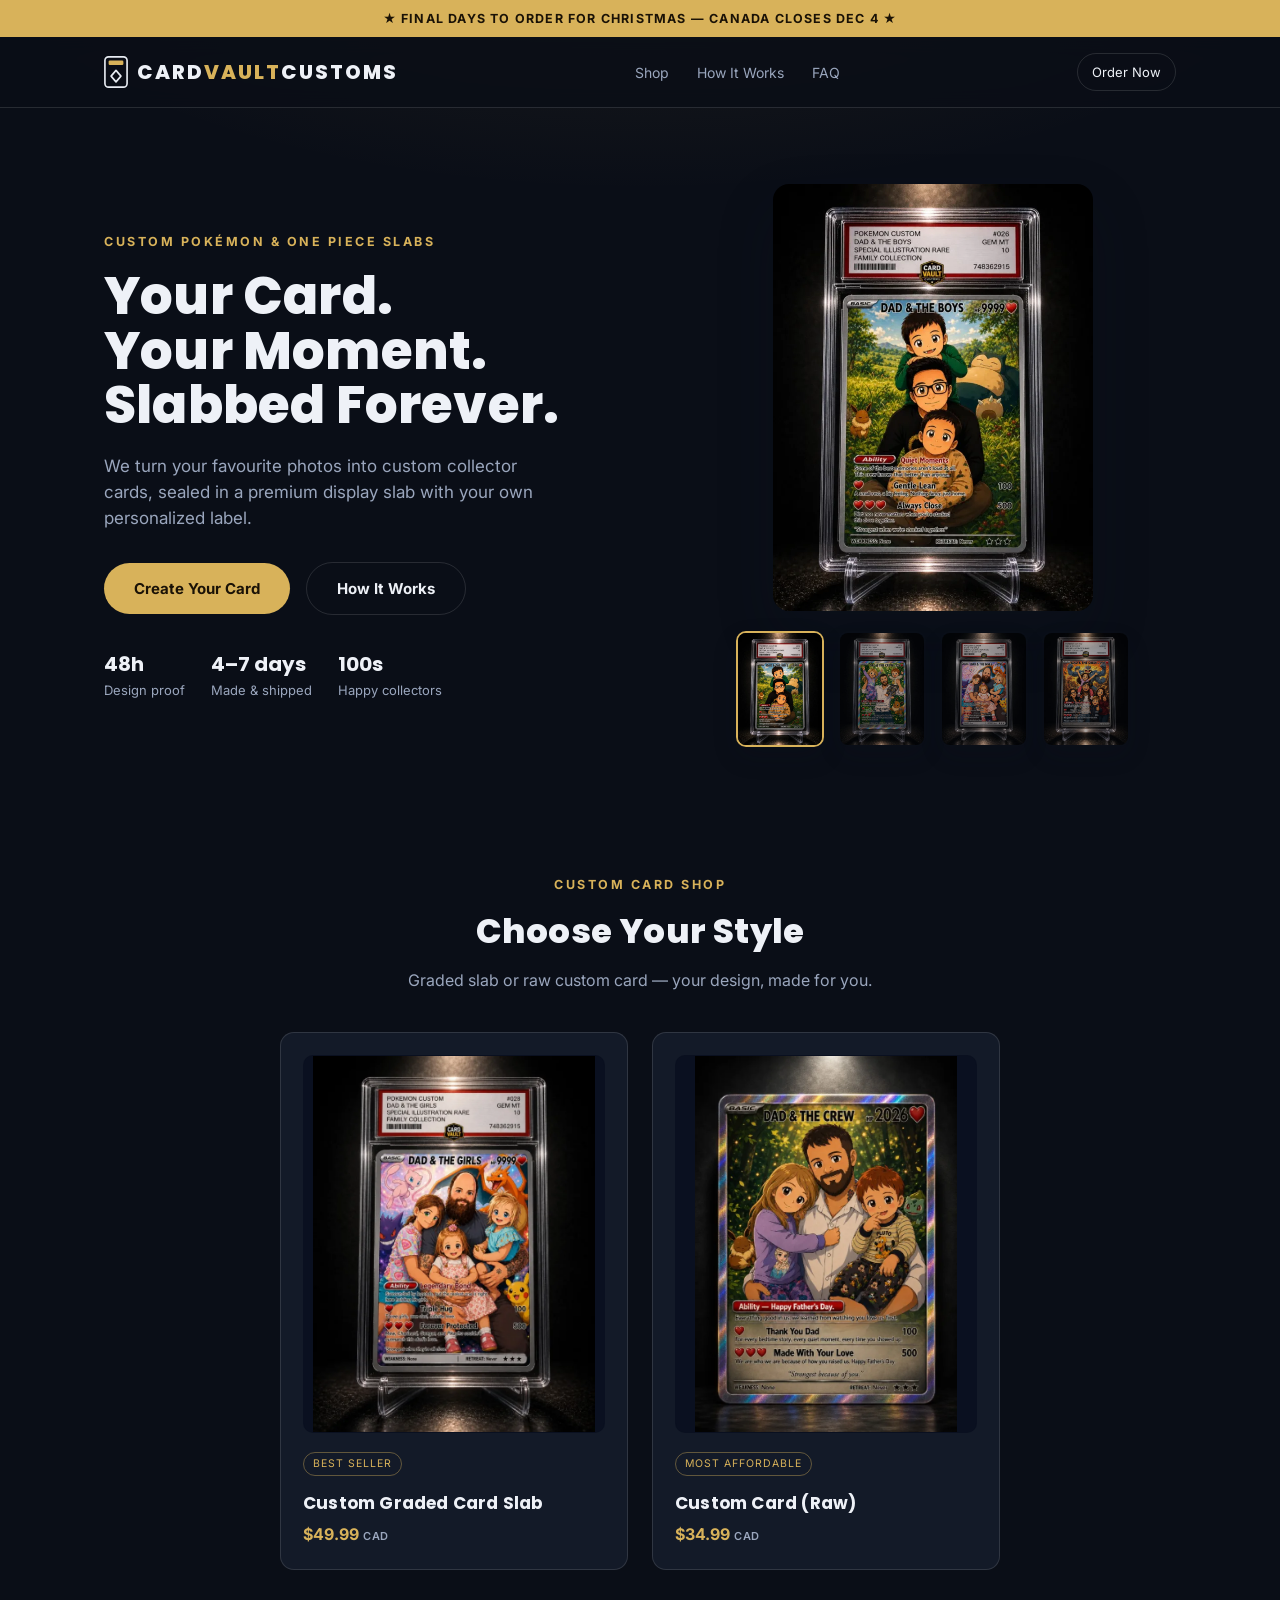
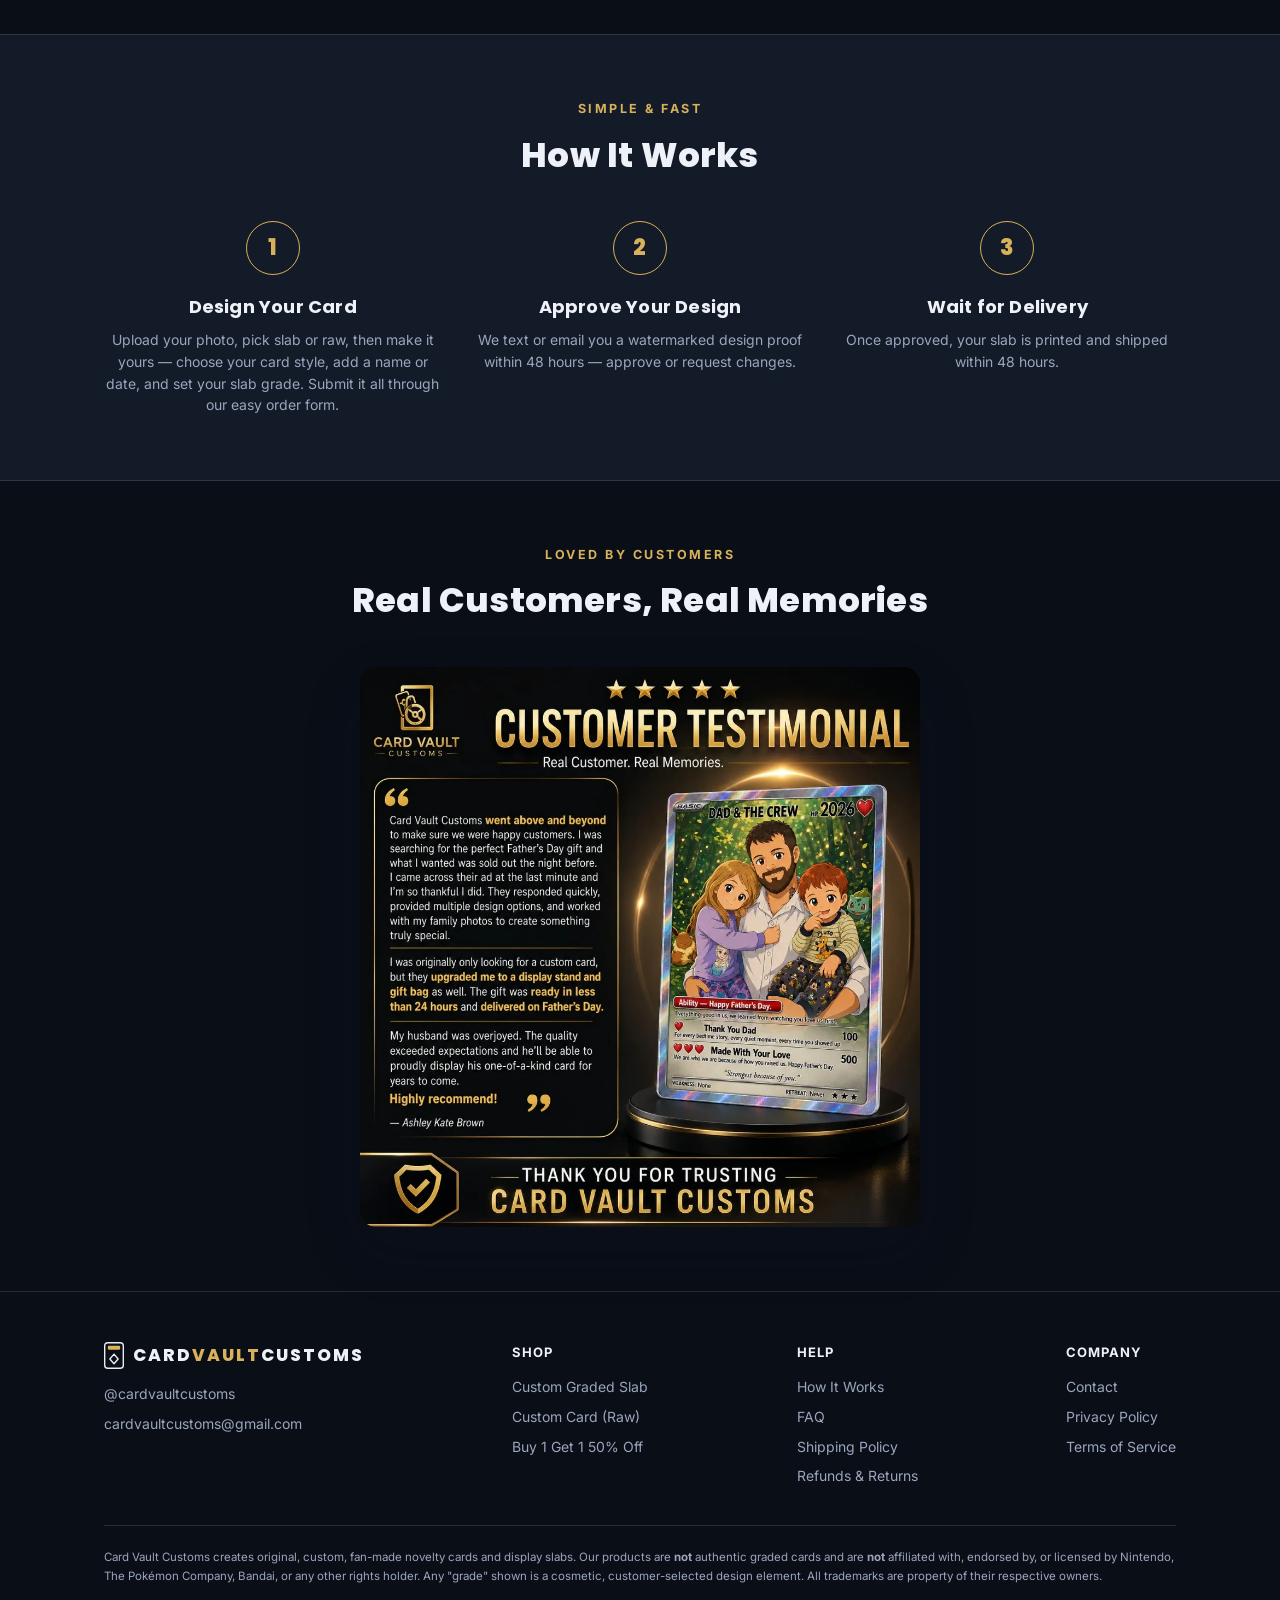
<file: index.html>
<!DOCTYPE html>
<html lang="en">
<head>
<meta charset="UTF-8" />
<meta name="viewport" content="width=device-width, initial-scale=1.0" />
<title>Card Vault Customs — Custom Graded Card Slabs From Your Photos</title>
<meta name="google-site-verification" content="mz5kDIxjSaJuJ4pxS7dGBGamuEXpU_9zc13OQ77SbRc" />
<meta name="description" content="Turn your favorite photos into custom graded card slabs — Pokémon and One Piece style. Free design proof before we print, Buy 1 Get 1 50% Off, ships from Canada." />
<link rel="canonical" href="https://cardvaultcustoms.com/" />
<link rel="icon" type="image/png" sizes="16x16" href="/favicon-16.png?v=3" />
<link rel="icon" type="image/png" sizes="32x32" href="/favicon-32.png?v=3" />
<link rel="icon" type="image/png" sizes="48x48" href="/favicon-48.png?v=3" />
<link rel="icon" type="image/png" sizes="96x96" href="/favicon.png?v=3" />
<link rel="icon" type="image/png" sizes="192x192" href="/favicon-192.png?v=3" />
<link rel="apple-touch-icon" href="/apple-touch-icon.png?v=3" />
<script type="application/ld+json">
{
  "@context": "https://schema.org",
  "@type": "Organization",
  "name": "Card Vault Customs",
  "url": "https://cardvaultcustoms.com/",
  "logo": "https://cardvaultcustoms.com/favicon-512.png",
  "email": "cardvaultcustoms@gmail.com",
  "sameAs": ["https://www.instagram.com/cardvaultcustoms"]
}
</script>
<link rel="stylesheet" href="styles.css" />
<style>
  /* ---------- Hero ---------- */
  .hero { padding: 76px 0 64px; }
  .hero-grid { display: grid; grid-template-columns: 1.05fr 0.95fr; gap: 48px; align-items: center; }
  .eyebrow { color: var(--gold); font-weight: 700; font-size: 12.5px; letter-spacing: 2.5px; text-transform: uppercase; margin-bottom: 18px; }
  .hero h1 { font-size: 52px; line-height: 1.05; font-weight: 800; margin-bottom: 20px; }
  .hero p { color: var(--muted); font-size: 17px; max-width: 460px; margin-bottom: 30px; }
  .btn {
    display: inline-block; background: var(--gold); color: #1a1206;
    font-weight: 700; font-size: 15px; padding: 14px 30px; border-radius: 999px;
    transition: transform .15s ease, background .15s ease;
  }
  .btn:hover { transform: translateY(-2px); background: var(--gold-soft); }
  .btn.ghost { background: transparent; color: var(--ink); border: 1px solid var(--line); margin-left: 12px; }
  .trust { display: flex; gap: 26px; margin-top: 34px; color: var(--muted); font-size: 13px; }
  .trust b { color: var(--ink); display: block; font-size: 20px; font-family: var(--font-display); }

  /* ---------- The Slab component (the star) ---------- */
  .slab {
    position: relative;
    width: 300px; margin: 0 auto;
    background: var(--slab-plastic);
    border: 1px solid rgba(12,19,34,0.10);
    border-radius: 18px;
    padding: 14px 14px 18px;
    box-shadow: 0 24px 50px rgba(12,19,34,0.18), inset 0 1px 0 rgba(255,255,255,0.9);
  }
  .slab::after { /* plastic sheen */
    content:""; position:absolute; inset:0; border-radius:18px; pointer-events:none;
    background: linear-gradient(135deg, rgba(255,255,255,0.5) 0%, rgba(255,255,255,0) 38%);
  }
  .slab-label {
    display:flex; align-items:center; justify-content:space-between;
    background: #0a1020; border:1px solid var(--line);
    border-radius: 8px; padding: 9px 12px; margin-bottom: 12px;
  }
  .slab-label .brand { font-family: var(--font-display); font-weight:800; font-size:10.5px; letter-spacing:1.5px; color: var(--gold); }
  .slab-label .sub { font-size: 8.5px; color: var(--muted); letter-spacing: 1px; }
  .grade-badge {
    text-align:center; background: var(--gold); color:#1a1206;
    border-radius:6px; padding:4px 9px; font-family: var(--font-display); font-weight:800; line-height:1;
  }
  .grade-badge b { font-size: 18px; display:block; }
  .grade-badge small { font-size: 7px; letter-spacing: 1px; }
  .slab-window {
    aspect-ratio: 5/7; border-radius: 10px; overflow:hidden;
    border: 1px solid rgba(255,255,255,0.14);
    background:
      radial-gradient(120% 80% at 30% 10%, rgba(216,178,90,0.30), transparent 55%),
      conic-gradient(from 200deg at 70% 80%, rgba(120,200,255,0.25), rgba(180,120,255,0.20), rgba(120,255,200,0.18), rgba(120,200,255,0.25));
    display:flex; align-items:center; justify-content:center;
  }
  .slab-window .ph { text-align:center; color: rgba(12,19,34,0.65); font-size: 12px; padding: 0 18px; }
  .slab-window .ph .big { font-family: var(--font-display); font-size: 15px; font-weight:700; color:#0c1322; margin-bottom:6px; }
  .slab-window img { width:100%; height:100%; object-fit:cover; display:block; }
  .barcode { height: 16px; margin-top:2px; display:flex; gap:1.5px; align-items:flex-end; }
  .barcode i { width:2px; background: var(--muted); display:block; }

  /* ---------- Section heads ---------- */
  section { padding: 64px 0; }
  .sec-head { text-align:center; margin-bottom: 40px; }
  .sec-head .eyebrow { margin-bottom: 10px; }
  .sec-head h2 { font-size: 34px; font-weight: 800; }
  .sec-head p { color: var(--muted); margin-top: 10px; }

  /* ---------- Product grid ---------- */
  .products { display: grid; grid-template-columns: repeat(2, 1fr); gap: 24px; max-width: 720px; margin: 0 auto; }
  .product {
    background: var(--bg-2); border: 1px solid var(--line); border-radius: var(--radius);
    padding: 22px; transition: border-color .15s ease, transform .15s ease;
  }
  .product:hover { border-color: rgba(216,178,90,0.5); transform: translateY(-4px); }
  .product .mini-slab {
    aspect-ratio: 4/5; border-radius: 10px; margin-bottom: 16px; overflow:hidden;
    border:1px solid rgba(12,19,34,0.10);
    background:#0a1020;
    display:flex; align-items:center; justify-content:center; color: rgba(255,255,255,0.5); font-size: 12px;
  }
  .product .mini-slab img { width:100%; height:100%; object-fit:contain; display:block; }
  .product h3 { font-size: 17px; font-weight: 700; margin-bottom: 6px; }
  .product .price { color: var(--gold); font-weight: 700; }
  .product .price s { color: var(--muted); font-weight: 400; margin-left: 8px; }
  .product .price .cur { font-size: 11px; color: var(--muted); font-weight: 600; letter-spacing: .5px; }
  .tag { display:inline-block; font-size: 10.5px; letter-spacing: 1px; text-transform: uppercase; color: var(--gold); border:1px solid rgba(216,178,90,0.4); padding: 3px 9px; border-radius: 999px; margin-bottom: 14px; }

  /* ---------- Hero real-card showcase ---------- */
  .showcase { display:flex; flex-direction:column; align-items:center; gap:20px; }
  .show-main { width: 320px; max-width: 100%; border-radius: 16px; overflow:hidden; box-shadow: 0 26px 55px rgba(12,19,34,0.24); }
  .show-main img { width:100%; height:auto; display:block; }
  .show-thumbs { display:flex; gap:14px; }
  .show-thumb {
    width: 88px; height:auto; border-radius: 10px; display:block; cursor:pointer;
    box-shadow: 0 10px 24px rgba(12,19,34,0.16);
    opacity: 0.7; border: 2px solid transparent;
    transition: transform .15s ease, opacity .15s ease, border-color .15s ease;
  }
  .show-thumb:hover { transform: translateY(-3px); opacity: 1; }
  .show-thumb.is-active { opacity: 1; border-color: var(--gold); }

  /* ---------- How it works ---------- */
  .how { background: var(--bg-2); border-top: 1px solid var(--line); border-bottom: 1px solid var(--line); }
  .steps { display:grid; grid-template-columns: repeat(3,1fr); gap: 30px; }
  .step { text-align:center; }
  .step .num {
    width:54px; height:54px; margin:0 auto 18px; border-radius:50%;
    border:1px solid var(--gold); color: var(--gold); font-family: var(--font-display); font-weight:800; font-size:22px;
    display:flex; align-items:center; justify-content:center;
  }
  .step h3 { font-size: 18px; margin-bottom: 8px; }
  .step p { color: var(--muted); font-size: 14px; }

  /* ---------- Testimonial ---------- */
  .testi-img { max-width: 560px; width: 100%; height: auto; margin: 0 auto; display: block; border-radius: 16px; box-shadow: 0 24px 55px rgba(12,19,34,0.20); }

  /* ---------- Footer ---------- */
  footer { padding: 50px 0 40px; border-top:1px solid var(--line); }
  .foot-grid { display:flex; justify-content: space-between; flex-wrap: wrap; gap: 24px; margin-bottom: 30px; }
  .foot-grid a { color: var(--muted); font-size: 14px; display:block; margin-bottom: 8px; }
  .foot-grid a:hover { color: var(--ink); }
  .foot-col h4 { font-size: 13px; letter-spacing: 1px; text-transform: uppercase; margin-bottom: 14px; color: var(--ink); }
  .disclaimer { color: var(--muted); font-size: 11.5px; line-height: 1.7; border-top:1px solid var(--line); padding-top: 22px; }

  @media (max-width: 880px) {
    .hero-grid { grid-template-columns: 1fr; gap: 40px; }
    .hero h1 { font-size: 38px; }
    .products { grid-template-columns: 1fr; }
    .steps { grid-template-columns: 1fr; }
  }
</style>
</head>
<body>

  <div class="announce">★ Free shipping on orders over $75 CAD &nbsp;·&nbsp; Buy 1 Get 1 50% Off ★</div>

  <header class="site">
    <div class="wrap nav">
      <div class="logo">
        <svg class="logo-icon" width="24" height="32" viewBox="0 0 58 78" aria-hidden="true">
          <rect x="2" y="2" width="54" height="74" rx="9" fill="none" stroke="#e8ecf3" stroke-width="4"/>
          <rect x="11" y="11" width="36" height="11" rx="3" fill="#d8b25a"/>
          <path d="M29 35 l12 14 -12 14 -12-14 z" fill="none" stroke="#e8ecf3" stroke-width="4" stroke-linejoin="round"/>
        </svg>
        <span class="wm">CARD<i>VAULT</i>CUSTOMS</span>
      </div>
      <nav class="nav-links">
        <a href="design-page.html">Shop</a>
        <a href="#how">How It Works</a>
        <a href="faq.html">FAQ</a>
      </nav>
      <div class="nav-right">
        <a href="design-page.html" class="cart">Order Now</a>
        <button class="menu-btn" id="menuBtn" aria-label="Open menu" aria-expanded="false" aria-controls="mobileMenu">
          <span></span><span></span><span></span>
        </button>
      </div>
    </div>
    <nav class="mobile-menu" id="mobileMenu">
      <a href="design-page.html">Shop</a>
      <a href="#how">How It Works</a>
      <a href="faq.html">FAQ</a>
    </nav>
  </header>

  <!-- HERO -->
  <div class="hero">
    <div class="wrap hero-grid">
      <div>
        <div class="eyebrow">Custom Pokémon &amp; One Piece Slabs</div>
        <h1>Your Card.<br>Your Moment.<br>Slabbed Forever.</h1>
        <p>We turn your favourite photos into custom collector cards, sealed in a premium display slab with your own personalized label.</p>
        <div>
          <a href="design-page.html" class="btn">Create Your Card</a>
          <a href="#how" class="btn ghost">How It Works</a>
        </div>
        <div class="trust">
          <div><b>48h</b>Design proof</div>
          <div><b>4–7 days</b>Made &amp; shipped</div>
          <div><b>100s</b>Happy collectors</div>
        </div>
      </div>

      <!-- Real card showcase -->
      <div class="showcase">
        <div class="show-main">
          <img id="showMain" src="images/slab-boys-glasses.webp" width="640" height="854" fetchpriority="high" alt="Custom family card — Dad & The Boys, graded slab" />
        </div>
        <div class="show-thumbs">
          <img class="show-thumb is-active" src="images/slab-boys-glasses.webp" width="640" height="854" loading="lazy" alt="Dad & The Boys — graded slab" />
          <img class="show-thumb" src="images/slab-crew-jump.webp" width="640" height="854" loading="lazy" alt="Dad & The Crew — holo Father's Day edition" />
          <img class="show-thumb" src="images/slab-girls.webp" width="640" height="854" loading="lazy" alt="Dad & The Girls — graded slab" />
          <img class="show-thumb" src="images/slab-crew-champion.webp" width="640" height="854" loading="lazy" alt="Dad & The Crew — Champion Spirit edition" />
        </div>
      </div>
    </div>
  </div>

  <!-- PRODUCTS -->
  <section id="shop">
    <div class="wrap">
      <div class="sec-head">
        <div class="eyebrow">Custom Card Shop</div>
        <h2>Choose Your Style</h2>
        <p>Graded slab or raw custom card — your design, made for you.</p>
      </div>
      <div class="products">
        <a href="design-page.html" class="product">
          <div class="mini-slab"><img src="images/slab-girls.webp" width="640" height="854" loading="lazy" alt="Custom graded card slab example — Dad & The Girls" /></div>
          <div class="tag">Best Seller</div>
          <h3>Custom Graded Card Slab</h3>
          <div class="price">$49.99 <span class="cur">CAD</span></div>
        </a>
        <a href="design-page.html" class="product">
          <div class="mini-slab"><img src="images/card-raw-holo.webp" width="640" height="915" loading="lazy" alt="Custom raw card example — Dad & The Crew holo" /></div>
          <div class="tag">Most Affordable</div>
          <h3>Custom Card (Raw)</h3>
          <div class="price">$34.99 <span class="cur">CAD</span></div>
        </a>
      </div>
    </div>
  </section>

  <!-- HOW IT WORKS -->
  <section id="how" class="how">
    <div class="wrap">
      <div class="sec-head">
        <div class="eyebrow">Simple &amp; Fast</div>
        <h2>How It Works</h2>
      </div>
      <div class="steps">
        <div class="step">
          <div class="num">1</div>
          <h3>Design Your Card</h3>
          <p>Upload your photo, pick slab or raw, then make it yours — choose your card style, add a name or date, and set your slab grade. Submit it all through our easy order form.</p>
        </div>
        <div class="step">
          <div class="num">2</div>
          <h3>Approve Your Design</h3>
          <p>We text or email you a watermarked design proof within 48 hours — approve or request changes.</p>
        </div>
        <div class="step">
          <div class="num">3</div>
          <h3>Wait for Delivery</h3>
          <p>Once approved, your slab is printed and shipped within 48 hours.</p>
        </div>
      </div>
    </div>
  </section>

  <!-- TESTIMONIAL -->
  <section id="reviews">
    <div class="wrap">
      <div class="sec-head">
        <div class="eyebrow">Loved By Customers</div>
        <h2>Real Customers, Real Memories</h2>
      </div>
      <img class="testi-img" src="images/testimonial-ashley.webp" width="1024" height="1024" loading="lazy" alt="Customer testimonial from Ashley Kate Brown — Card Vault Customs went above and beyond to make a one-of-a-kind Father's Day card" />
    </div>
  </section>

  <!-- FOOTER -->
  <footer>
    <div class="wrap">
      <div class="foot-grid">
        <div class="foot-col">
          <div class="logo" style="font-size:17px;margin-bottom:14px;">
            <svg class="logo-icon" width="20" height="27" viewBox="0 0 58 78" aria-hidden="true">
              <rect x="2" y="2" width="54" height="74" rx="9" fill="none" stroke="#e8ecf3" stroke-width="4"/>
              <rect x="11" y="11" width="36" height="11" rx="3" fill="#d8b25a"/>
              <path d="M29 35 l12 14 -12 14 -12-14 z" fill="none" stroke="#e8ecf3" stroke-width="4" stroke-linejoin="round"/>
            </svg>
            <span class="wm">CARD<i>VAULT</i>CUSTOMS</span>
          </div>
          <a href="https://www.instagram.com/cardvaultcustoms">@cardvaultcustoms</a>
          <a href="mailto:cardvaultcustoms@gmail.com">cardvaultcustoms@gmail.com</a>
        </div>
        <div class="foot-col">
          <h4>Shop</h4>
          <a href="design-page.html">Custom Graded Slab</a>
          <a href="design-page.html">Custom Card (Raw)</a>
          <a href="design-page.html">Buy 1 Get 1 50% Off</a>
        </div>
        <div class="foot-col">
          <h4>Help</h4>
          <a href="#how">How It Works</a>
          <a href="faq.html">FAQ</a>
          <a href="policies.html#shipping">Shipping Policy</a>
          <a href="policies.html#refunds">Refunds &amp; Returns</a>
        </div>
        <div class="foot-col">
          <h4>Company</h4>
          <a href="mailto:cardvaultcustoms@gmail.com">Contact</a>
          <a href="policies.html#privacy">Privacy Policy</a>
          <a href="policies.html#terms">Terms of Service</a>
        </div>
      </div>
      <p class="disclaimer">
        Card Vault Customs creates original, custom, fan-made novelty cards and display slabs. Our products are <b>not</b> authentic graded cards and are <b>not</b> affiliated with, endorsed by, or licensed by Nintendo, The Pokémon Company, Bandai, or any other rights holder. Any "grade" shown is a cosmetic, customer-selected design element. All trademarks are property of their respective owners.
      </p>
    </div>
  </footer>

  <script src="site.js"></script>
  <script>
    (function () {
      var main = document.getElementById('showMain');
      var thumbs = document.querySelectorAll('.show-thumb');
      thumbs.forEach(function (t) {
        t.addEventListener('click', function () {
          main.src = t.src;
          main.alt = t.alt;
          thumbs.forEach(function (x) { x.classList.remove('is-active'); });
          t.classList.add('is-active');
        });
      });
    })();
  </script>

</body>
</html>
</file>
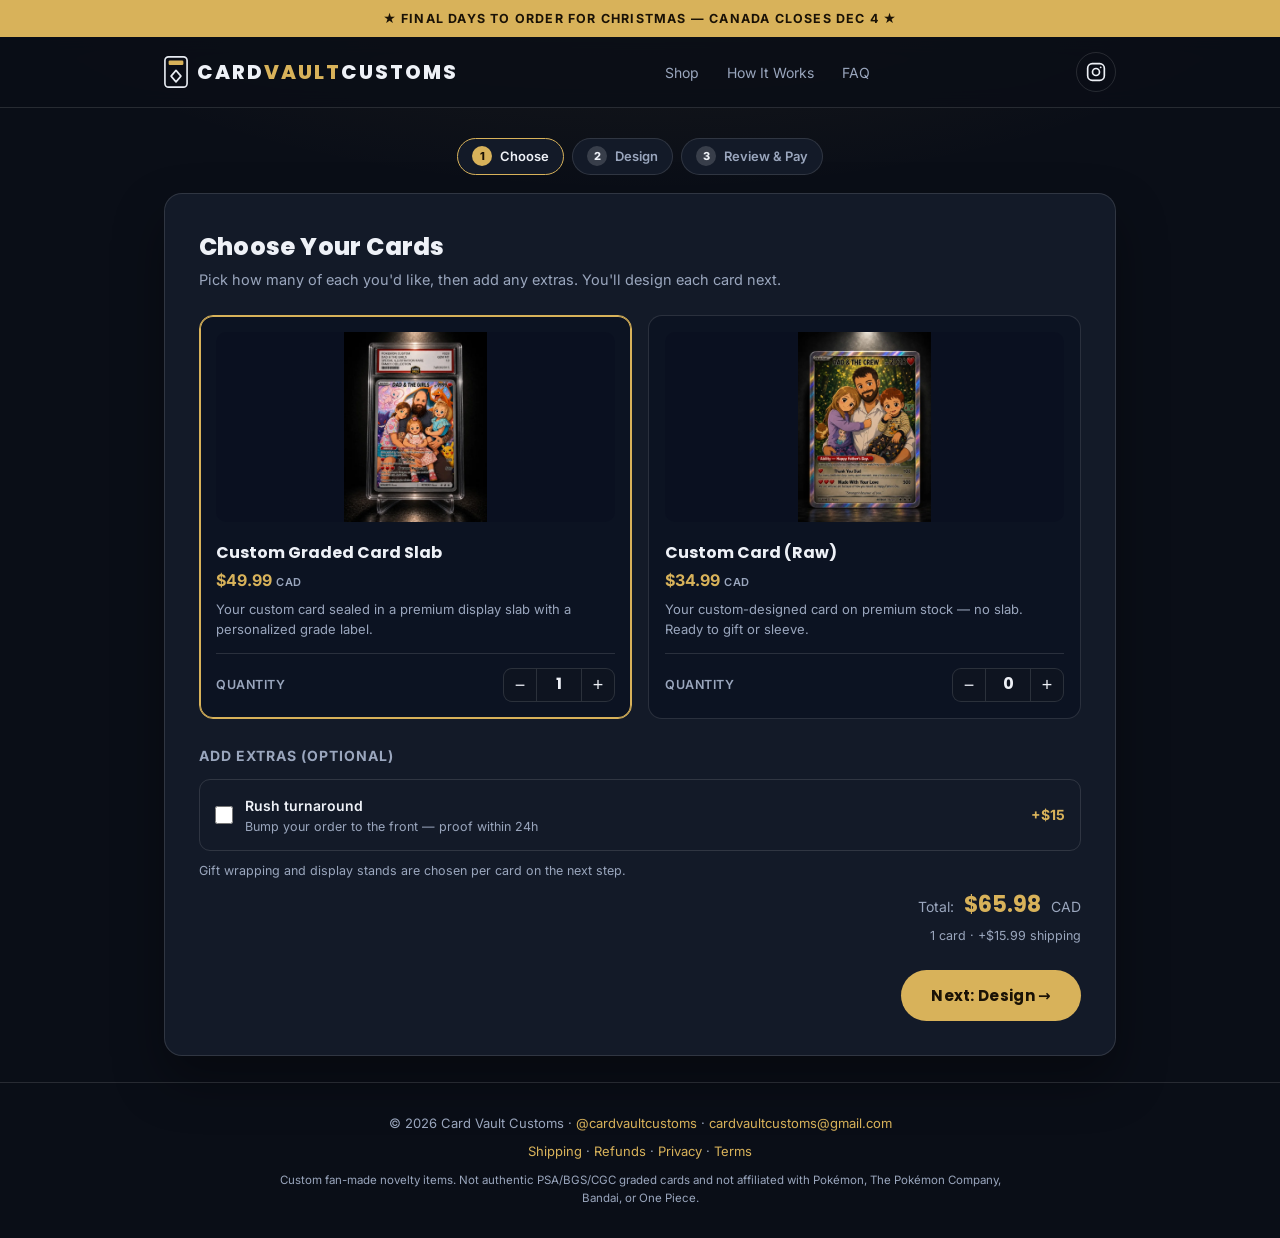
<file: design-page.html>
<!DOCTYPE html>
<html lang="en">
<head>
<meta charset="UTF-8" />
<meta name="viewport" content="width=device-width, initial-scale=1.0" />
<title>Card Vault Customs — Design Your Card</title>
<meta name="description" content="Design your custom graded card slab: upload your photos, pick a style and display grade, and check out securely with Stripe. Free design proof before we print." />
<link rel="canonical" href="https://cardvaultcustoms.com/design-page.html" />
<link rel="icon" type="image/png" sizes="16x16" href="/favicon-16.png?v=3" />
<link rel="icon" type="image/png" sizes="32x32" href="/favicon-32.png?v=3" />
<link rel="icon" type="image/png" sizes="48x48" href="/favicon-48.png?v=3" />
<link rel="icon" type="image/png" sizes="96x96" href="/favicon.png?v=3" />
<link rel="icon" type="image/png" sizes="192x192" href="/favicon-192.png?v=3" />
<link rel="apple-touch-icon" href="/apple-touch-icon.png?v=3" />
<link rel="stylesheet" href="styles.css" />
<style>
  .wrap{max-width:1000px;}

  .ig{display:inline-flex;align-items:center;justify-content:center;width:40px;height:40px;border:1px solid var(--line);border-radius:999px;color:var(--ink);transition:border-color .15s ease,color .15s ease;}
  .ig:hover{border-color:var(--gold);color:var(--gold);}
  .ig svg{display:block;}

  /* progress steps */
  .steps-bar{display:flex;justify-content:center;gap:8px;margin:30px auto 6px;flex-wrap:wrap;}
  .pill{display:flex;align-items:center;gap:8px;font-size:13px;font-weight:600;color:var(--muted);padding:7px 14px;border:1px solid var(--line);border-radius:999px;background:var(--bg-2);}
  .pill .n{width:20px;height:20px;border-radius:50%;background:rgba(255,255,255,0.16);color:var(--ink);display:flex;align-items:center;justify-content:center;font-size:11px;font-weight:800;}
  .pill.active{color:var(--ink);border-color:var(--gold);}
  .pill.active .n{background:var(--gold);color:#1a1206;}
  .pill.done .n{background:var(--gold);color:#1a1206;}

  .panel{background:var(--bg-2);border:1px solid var(--line);border-radius:18px;box-shadow:0 24px 50px rgba(0,0,0,0.35);padding:34px;margin:18px auto 26px;}
  .panel h2{font-size:24px;font-weight:800;margin-bottom:4px;}
  .panel .sub{color:var(--muted);font-size:14.5px;margin-bottom:24px;}
  .hidden{display:none;}

  /* product choice cards */
  .choices{display:grid;grid-template-columns:1fr 1fr;gap:16px;}
  .choice{border:1.5px solid var(--line);border-radius:14px;padding:16px;cursor:pointer;transition:border-color .15s ease,box-shadow .15s ease,transform .15s ease;background:var(--navy);color:var(--ink);}
  .choice:hover{transform:translateY(-2px);border-color:var(--gold);}
  .choice.sel{border-color:var(--gold);box-shadow:0 0 0 1px var(--gold) inset;}
  .choice img{width:100%;height:190px;object-fit:contain;border-radius:10px;background:#0a1020;margin-bottom:12px;}
  .choice .ttl{font-family:var(--font-display);font-weight:700;font-size:16px;color:var(--ink);}
  .choice .pr{color:var(--gold);font-weight:700;margin-top:2px;}
  .choice .pr s{color:var(--muted);font-weight:400;font-size:13px;margin-left:6px;}
  .choice .pr .cur{font-size:11px;color:var(--muted);font-weight:600;letter-spacing:.5px;}
  .choice .desc{color:var(--muted);font-size:13px;margin-top:6px;}
  .choice.has{border-color:var(--gold);box-shadow:0 0 0 1px var(--gold) inset;}
  .qtyrow{display:flex;align-items:center;justify-content:space-between;margin-top:14px;border-top:1px solid var(--line);padding-top:14px;}
  .qtyrow .lbl{font-size:12.5px;color:var(--muted);font-weight:600;text-transform:uppercase;letter-spacing:.5px;}
  .stepper{display:flex;align-items:center;}
  .stepper button{width:34px;height:34px;border:1px solid var(--line);background:var(--field);color:var(--ink);font-size:18px;line-height:1;cursor:pointer;display:flex;align-items:center;justify-content:center;}
  .stepper button:first-child{border-radius:9px 0 0 9px;}
  .stepper button:last-child{border-radius:0 9px 9px 0;}
  .stepper button:hover{border-color:var(--gold);color:var(--gold);}
  .stepper .q{min-width:44px;height:34px;border-top:1px solid var(--line);border-bottom:1px solid var(--line);display:flex;align-items:center;justify-content:center;font-weight:700;font-family:var(--font-display);font-size:16px;color:var(--ink);background:var(--field);}

  /* per-card design blocks */
  .cardblock{border:1px solid var(--line);border-radius:14px;padding:22px;margin-bottom:18px;background:rgba(255,255,255,0.02);}
  .cardhead{display:flex;align-items:center;gap:10px;margin-bottom:16px;}
  .cardhead .cb-n{font-family:var(--font-display);font-weight:800;font-size:17px;}
  .cardhead .cb-type{font-size:11px;letter-spacing:1px;text-transform:uppercase;color:var(--gold);border:1px solid rgba(216,178,90,0.4);padding:3px 9px;border-radius:999px;}
  .ordercontact{border-top:1px solid var(--line);margin-top:8px;padding-top:20px;}
  .consent{display:flex;align-items:flex-start;gap:12px;border:1px solid var(--line);border-radius:11px;padding:14px 15px;margin:22px 0 6px;cursor:pointer;transition:border-color .15s ease;}
  .consent:hover{border-color:var(--gold-soft);}
  .consent.sel{border-color:var(--gold);background:rgba(216,178,90,0.10);}
  .consent input{width:18px;height:18px;margin-top:2px;flex-shrink:0;accent-color:var(--gold);}
  .consent .ct{flex:1;font-size:13.5px;line-height:1.5;color:var(--ink);}
  .consent .ct b{font-weight:600;}

  /* add-ons */
  .addons{margin-top:26px;}
  .addons h3{font-size:14px;text-transform:uppercase;letter-spacing:1px;color:var(--muted);margin-bottom:12px;font-family:var(--font-body);font-weight:700;}
  .addon{display:flex;align-items:center;gap:12px;border:1px solid var(--line);border-radius:11px;padding:13px 15px;margin-bottom:10px;cursor:pointer;transition:border-color .15s ease;}
  .addon:hover{border-color:var(--gold-soft);}
  .addon.sel{border-color:var(--gold);background:rgba(216,178,90,0.12);}
  .addon input{width:18px;height:18px;accent-color:var(--gold);}
  .addon .ai{flex:1;}
  .addon .ai b{font-weight:600;font-size:14px;}
  .addon .ai span{display:block;color:var(--muted);font-size:12.5px;}
  .addon .ap{color:var(--gold);font-weight:700;font-size:14px;}
  .addnote{color:var(--muted);font-size:12.5px;margin-top:10px;}

  /* per-card gift wrap */
  .cardwrap{display:flex;align-items:center;gap:12px;border:1px solid var(--line);border-radius:11px;padding:13px 15px;margin-top:4px;cursor:pointer;transition:border-color .15s ease;}
  .cardwrap:hover{border-color:var(--gold-soft);}
  .cardwrap.sel{border-color:var(--gold);background:rgba(216,178,90,0.12);}
  .cardwrap input{width:18px;height:18px;flex-shrink:0;accent-color:var(--gold);}
  .cardwrap .cw-t{flex:1;}
  .cardwrap .cw-t b{font-weight:600;font-size:14px;}
  .cardwrap .cw-t span{display:block;color:var(--muted);font-size:12.5px;}
  .cardwrap .cw-p{color:var(--gold);font-weight:700;font-size:14px;}

  /* fields */
  .field{margin-bottom:18px;}
  .field label{display:block;font-weight:600;font-size:14px;margin-bottom:6px;}
  .field .hint{color:var(--muted);font-size:12.5px;font-weight:400;margin-left:6px;}
  .req{color:var(--gold);}
  select,input[type=text],input[type=tel],input[type=email],textarea{
    width:100%;font-family:var(--font-body);font-size:14px;color:var(--ink);
    background:var(--field);border:1px solid var(--line);border-radius:10px;padding:12px 13px;outline:none;transition:border-color .15s ease;
  }
  select option{background:#0e1420;color:var(--ink);}
  ::placeholder{color:#6b7689;}
  select:focus,input:focus,textarea:focus{border-color:var(--gold);}
  textarea{resize:vertical;min-height:110px;}
  .two{display:grid;grid-template-columns:1fr 1fr;gap:14px;}

  .upload{border:1.5px dashed rgba(255,255,255,0.25);border-radius:12px;padding:24px;text-align:center;color:var(--muted);cursor:pointer;transition:border-color .15s ease,background .15s ease;display:block;}
  .upload:hover{border-color:var(--gold);background:rgba(216,178,90,0.08);}
  .upload b{color:var(--ink);}
  .previews{display:flex;gap:10px;flex-wrap:wrap;margin-top:12px;}
  .previews .pv{position:relative;width:72px;height:72px;border-radius:8px;overflow:hidden;border:1px solid var(--line);}
  .previews .pv img{width:100%;height:100%;object-fit:cover;}
  .previews .pv button{position:absolute;top:2px;right:2px;width:18px;height:18px;border:none;border-radius:50%;background:rgba(12,19,34,0.8);color:#fff;font-size:11px;cursor:pointer;line-height:1;}

  /* nav buttons + summary */
  .row-btns{display:flex;justify-content:space-between;align-items:center;margin-top:24px;gap:14px;}
  .pay-trust{display:flex;flex-wrap:wrap;justify-content:center;gap:8px 18px;margin-top:16px;padding:14px 16px;border:1px solid var(--line);border-radius:11px;background:rgba(255,255,255,0.03);color:var(--muted);font-size:12.5px;line-height:1.4;text-align:center;}
  .pay-trust span{white-space:nowrap;}
  .pay-trust b{color:var(--ink);font-weight:600;}
  @media (max-width:520px){
    .pay-trust{gap:8px;flex-direction:column;align-items:center;}
    .pay-trust span{white-space:normal;}
  }
  .btn{border:none;border-radius:999px;font-family:var(--font-display);font-weight:700;font-size:15px;letter-spacing:.3px;cursor:pointer;padding:14px 30px;transition:transform .15s ease,background .15s ease;}
  .btn-gold{background:var(--gold);color:#1a1206;}
  .btn-gold:hover{background:var(--gold-soft);transform:translateY(-2px);}
  .btn-gold:disabled{opacity:.5;cursor:not-allowed;transform:none;}
  .btn-ghost{background:transparent;color:var(--ink);border:1px solid var(--line);}
  .btn-ghost:hover{border-color:var(--gold);}

  .totbar{display:flex;justify-content:flex-end;align-items:baseline;gap:10px;margin-top:8px;font-size:14px;color:var(--muted);}
  .totbar b{font-family:var(--font-display);font-size:22px;color:var(--gold);}
  .totnote{text-align:right;font-size:12.5px;color:var(--muted);margin-top:4px;min-height:16px;}
  .totnote .disc{color:var(--gold);font-weight:700;}
  .summary .line.disc span:last-child{color:var(--gold);font-weight:700;}

  /* promo code */
  .promo{display:flex;gap:10px;margin-bottom:8px;}
  .promo input{flex:1;text-transform:uppercase;}
  .promo .btn{padding:12px 24px;font-size:14px;}
  .promo-msg{font-size:13px;margin-bottom:14px;min-height:16px;}
  .promo-msg.ok{color:var(--gold);font-weight:600;}
  .promo-msg.bad{color:#ff7a7a;}

  /* review summary */
  .summary{border:1px solid var(--line);border-radius:12px;padding:18px;background:var(--field);font-size:14px;}
  .summary .line{display:flex;justify-content:space-between;padding:6px 0;border-bottom:1px dashed var(--line);}
  .summary .line:last-child{border-bottom:none;}
  .summary .tot{font-weight:800;font-family:var(--font-display);color:var(--ink);font-size:16px;padding-top:10px;}
  .summary .tot span:last-child{color:var(--gold);}

  /* overlay */
  .overlay{position:fixed;inset:0;background:rgba(5,8,14,0.78);display:none;align-items:center;justify-content:center;z-index:300;}
  .overlay.show{display:flex;}
  .overlay .box{background:var(--bg-2);border:1px solid var(--line);color:var(--ink);border-radius:16px;padding:30px 36px;text-align:center;max-width:340px;}
  .spinner{width:38px;height:38px;border:4px solid rgba(255,255,255,0.15);border-top-color:var(--gold);border-radius:50%;margin:0 auto 14px;animation:spin .8s linear infinite;}
  @keyframes spin{to{transform:rotate(360deg);}}
  .err{color:#ff7a7a;font-size:13px;margin-top:10px;}

  /* embedded checkout modal */
  .comodal{position:fixed;inset:0;background:rgba(5,8,14,0.86);display:none;align-items:flex-start;justify-content:center;z-index:400;overflow:auto;padding:24px 12px;}
  .comodal.show{display:flex;}
  .comodal .cobox{background:#fff;border-radius:16px;max-width:580px;width:100%;overflow:hidden;box-shadow:0 24px 70px rgba(0,0,0,0.55);}
  .comodal .cohead{display:flex;align-items:center;justify-content:space-between;padding:14px 18px;background:var(--bg-2);color:var(--ink);border-bottom:1px solid var(--line);font-family:var(--font-display);font-weight:800;letter-spacing:.3px;}
  .comodal .cohead button{background:none;border:none;color:var(--muted);font-size:26px;line-height:1;cursor:pointer;padding:0 4px;}
  .comodal .cohead button:hover{color:var(--ink);}
  .comodal #checkout{padding:10px;}

  footer{border-top:1px solid var(--line);padding:30px 0;text-align:center;color:var(--muted);font-size:13px;}
  footer .disc{max-width:760px;margin:10px auto 0;font-size:11.5px;line-height:1.6;}

  @media (max-width:760px){
    .choices{grid-template-columns:1fr;}
    .two{grid-template-columns:1fr;}
    .panel{padding:22px;}
  }
</style>
</head>
<body>
  <div class="announce">★ Free shipping on orders over $75 CAD · Buy 1 Get 1 50% Off ★</div>

  <header class="site">
    <div class="wrap nav">
      <a href="index.html" class="logo">
        <svg width="24" height="32" viewBox="0 0 58 78" aria-hidden="true">
          <rect x="2" y="2" width="54" height="74" rx="9" fill="none" stroke="#e8ecf3" stroke-width="4"/>
          <rect x="11" y="11" width="36" height="11" rx="3" fill="#d8b25a"/>
          <path d="M29 35 l12 14 -12 14 -12-14 z" fill="none" stroke="#e8ecf3" stroke-width="4" stroke-linejoin="round"/>
        </svg>
        <span class="wm">CARD<i>VAULT</i>CUSTOMS</span>
      </a>
      <nav class="nav-links">
        <a href="index.html#shop">Shop</a>
        <a href="index.html#how">How It Works</a>
        <a href="faq.html">FAQ</a>
      </nav>
      <div class="nav-right">
        <a href="https://www.instagram.com/cardvaultcustoms" target="_blank" rel="noopener" class="ig" aria-label="Instagram">
          <svg viewBox="0 0 24 24" width="20" height="20" fill="none" stroke="currentColor" stroke-width="2" stroke-linecap="round" stroke-linejoin="round" aria-hidden="true">
            <rect x="2" y="2" width="20" height="20" rx="5.5"/>
            <circle cx="12" cy="12" r="4.2"/>
            <circle cx="17.6" cy="6.4" r="1.1" fill="currentColor" stroke="none"/>
          </svg>
        </a>
        <button class="menu-btn" id="menuBtn" aria-label="Open menu" aria-expanded="false" aria-controls="mobileMenu">
          <span></span><span></span><span></span>
        </button>
      </div>
    </div>
    <nav class="mobile-menu" id="mobileMenu">
      <a href="index.html#shop">Shop</a>
      <a href="index.html#how">How It Works</a>
      <a href="faq.html">FAQ</a>
    </nav>
  </header>

  <div class="wrap">
    <!-- progress -->
    <div class="steps-bar">
      <div class="pill active" id="pill1"><span class="n">1</span> Choose</div>
      <div class="pill" id="pill2"><span class="n">2</span> Design</div>
      <div class="pill" id="pill3"><span class="n">3</span> Review &amp; Pay</div>
    </div>

    <!-- STEP 1: CHOOSE -->
    <section class="panel" id="step1">
      <h2>Choose Your Cards</h2>
      <div class="sub">Pick how many of each you'd like, then add any extras. You'll design each card next.</div>

      <div class="choices">
        <div class="choice has" data-product="slab" data-price="49.99">
          <img src="images/slab-girls.webp" width="640" height="854" alt="Custom graded card slab" />
          <div class="ttl">Custom Graded Card Slab</div>
          <div class="pr">$49.99 <span class="cur">CAD</span></div>
          <div class="desc">Your custom card sealed in a premium display slab with a personalized grade label.</div>
          <div class="qtyrow">
            <span class="lbl">Quantity</span>
            <div class="stepper" data-product="slab">
              <button type="button" data-d="-1" aria-label="decrease">−</button>
              <div class="q" id="qty-slab">1</div>
              <button type="button" data-d="1" aria-label="increase">+</button>
            </div>
          </div>
        </div>
        <div class="choice" data-product="raw" data-price="34.99">
          <img src="images/card-raw-holo.webp" width="640" height="915" alt="Custom raw card" />
          <div class="ttl">Custom Card (Raw)</div>
          <div class="pr">$34.99 <span class="cur">CAD</span></div>
          <div class="desc">Your custom-designed card on premium stock — no slab. Ready to gift or sleeve.</div>
          <div class="qtyrow">
            <span class="lbl">Quantity</span>
            <div class="stepper" data-product="raw">
              <button type="button" data-d="-1" aria-label="decrease">−</button>
              <div class="q" id="qty-raw">0</div>
              <button type="button" data-d="1" aria-label="increase">+</button>
            </div>
          </div>
        </div>
      </div>

      <div class="addons">
        <h3>Add extras (optional)</h3>
        <label class="addon" data-addon="Rush turnaround (48h)" data-price="15">
          <input type="checkbox" />
          <span class="ai"><b>Rush turnaround</b><span>Bump your order to the front — proof within 24h</span></span>
          <span class="ap">+$15</span>
        </label>
      </div>
      <div class="addnote">Gift wrapping and display stands are chosen per card on the next step.</div>

      <div class="totbar">Total: <b id="tot1">$49.99</b> CAD</div>
      <div class="totnote" id="totnote"></div>
      <div class="row-btns">
        <span></span>
        <button class="btn btn-gold" id="to2">Next: Design →</button>
      </div>
    </section>

    <!-- STEP 2: DESIGN -->
    <section class="panel hidden" id="step2">
      <h2>Design Your Cards</h2>
      <div class="sub">Upload a photo and tell us your vision for each card — we'll send a free proof before we print a thing.</div>

      <!-- per-card blocks injected here -->
      <div id="cards"></div>

      <div class="ordercontact two">
        <div class="field">
          <label>How should we send your proof? <span class="req">*</span></label>
          <select id="proofMethod">
            <option>Text message</option>
            <option>Email</option>
          </select>
        </div>
        <div class="field">
          <label>Proof contact <span class="req">*</span> <span class="hint">phone or email</span></label>
          <input id="proofContact" type="text" placeholder="(555) 123-4567 or you@email.com" />
        </div>
      </div>

      <div class="ordercontact">
        <h3 style="font-size:14px;text-transform:uppercase;letter-spacing:1px;color:var(--muted);margin-bottom:14px;font-family:var(--font-body);font-weight:700;">Shipping address</h3>
        <div class="field">
          <label>Recipient name <span class="req">*</span> <span class="hint">who we ship it to</span></label>
          <input id="shipName" type="text" autocomplete="name" placeholder="Full name" />
        </div>
        <div class="field">
          <label>Address <span class="req">*</span></label>
          <input id="shipAddress" type="text" autocomplete="street-address" placeholder="Street address, apt/unit" />
        </div>
        <div class="two">
          <div class="field">
            <label>City <span class="req">*</span></label>
            <input id="shipCity" type="text" autocomplete="address-level2" placeholder="City" />
          </div>
          <div class="field">
            <label>Province / State <span class="req">*</span></label>
            <input id="shipProvince" type="text" autocomplete="address-level1" placeholder="e.g. ON" />
          </div>
        </div>
        <div class="two">
          <div class="field">
            <label>Postal / ZIP code <span class="req">*</span></label>
            <input id="shipPostal" type="text" autocomplete="postal-code" placeholder="A1A 1A1" />
          </div>
          <div class="field">
            <label>Country <span class="req">*</span></label>
            <select id="shipCountry" autocomplete="country-name">
              <option>Canada</option>
              <option>United States</option>
            </select>
          </div>
        </div>
      </div>

      <label class="consent" id="consentBox">
        <input type="checkbox" id="designConsent" />
        <span class="ct"><b>Before we get started</b> — just a quick note that we use a mix of creative tools and hands-on editing throughout our custom design process. Some of these tools may include AI-assisted features. By moving forward, you’re happy for us to get started.</span>
      </label>

      <div class="row-btns">
        <button class="btn btn-ghost" id="back1">← Back</button>
        <button class="btn btn-gold" id="to3">Next: Review →</button>
      </div>
    </section>

    <!-- STEP 3: REVIEW & PAY -->
    <section class="panel hidden" id="step3">
      <h2>Review &amp; Pay</h2>
      <div class="sub">Confirm your order. You'll pay securely via Stripe, then we'll send your free proof.</div>

      <div class="promo">
        <input id="promoInput" type="text" placeholder="Promo code" autocapitalize="characters" autocomplete="off" />
        <button type="button" class="btn btn-ghost" id="promoApply">Apply</button>
      </div>
      <div class="promo-msg" id="promoMsg"></div>

      <div class="summary" id="summary"></div>

      <div class="row-btns">
        <button class="btn btn-ghost" id="back2">← Back</button>
        <button class="btn btn-gold" id="pay">Pay securely →</button>
      </div>
      <div class="pay-trust" aria-label="Checkout reassurance">
        <span><b>Secured by Stripe</b></span>
        <span><b>Free proof</b> before we print</span>
        <span><b>Ships from Canada</b></span>
      </div>
    </section>
  </div>

  <footer>
    <div class="wrap">
      <div>© 2026 Card Vault Customs · <a href="https://www.instagram.com/cardvaultcustoms" target="_blank" rel="noopener" style="color:var(--gold);">@cardvaultcustoms</a> · <a href="mailto:cardvaultcustoms@gmail.com" style="color:var(--gold);">cardvaultcustoms@gmail.com</a></div>
      <div style="margin-top:8px;"><a href="policies.html#shipping" style="color:var(--gold);">Shipping</a> · <a href="policies.html#refunds" style="color:var(--gold);">Refunds</a> · <a href="policies.html#privacy" style="color:var(--gold);">Privacy</a> · <a href="policies.html#terms" style="color:var(--gold);">Terms</a></div>
      <div class="disc">Custom fan-made novelty items. Not authentic PSA/BGS/CGC graded cards and not affiliated with Pokémon, The Pokémon Company, Bandai, or One Piece.</div>
    </div>
  </footer>

  <!-- submit overlay -->
  <div class="overlay" id="overlay">
    <div class="box">
      <div class="spinner"></div>
      <div id="ovText">Saving your order &amp; preparing checkout…</div>
      <div class="err" id="ovErr"></div>
    </div>
  </div>

  <!-- embedded Stripe checkout (mounts on this page — no redirect) -->
  <div class="comodal" id="comodal">
    <div class="cobox">
      <div class="cohead">
        <span>Complete your payment</span>
        <button type="button" id="coclose" aria-label="Close checkout">×</button>
      </div>
      <div id="checkout"></div>
    </div>
  </div>

  <script src="site.js"></script>
  <script src="https://js.stripe.com/v3/"></script>
  <script>
    /* ============================================================
       CONFIG — paste your deployed Apps Script Web App URL here
       ============================================================ */
    var APPS_SCRIPT_URL = "https://script.google.com/macros/s/AKfycbx9B6yhtZoRbS_UzsG_swxRCB1FVlmJQ3-9Q2JLlrzzXO4Emyaqe6fEXtP2HwdsoYnv/exec";

    // Stripe publishable key (safe to expose). LIVE key — real payments.
    var STRIPE_PUBLISHABLE_KEY = "pk_live_51TnOiwPpALLXzrjUlylUJXOFCBpcOtpHdzshePxoUqm0UQpuMB3cOVV3SiTAawbRANCJ2AepAXhIVa5nI14SlBKO006MuNnUTi";

    var $ = function(id){ return document.getElementById(id); };

    var PRODUCTS = {
      slab: { name:'Custom Graded Card Slab', price:49.99, type:'slab' },
      raw:  { name:'Custom Card (Raw)',       price:34.99, type:'raw'  }
    };
    var qty = { slab:1, raw:0 };
    var addons = [];
    var cards = [];          // one entry per card unit
    var orderTotal = 0;

    /* ---------- pricing rules ---------- */
    var GIFT_WRAP_PRICE = 5;   // per card, chosen individually on step 2
    var STAND_PRICE = 5;       // per slab, chosen individually on step 2 (slabs only)
    var SHIP_FEE = 15.99;      // flat shipping under the free threshold
    var FREE_SHIP_MIN = 75;    // free shipping at/above this merchandise subtotal
    var PROMO_EVERY = 2;       // Buy 1 Get 1: 1 in every 2 cards is discounted (the cheaper one)

    // The standing offer is Buy 1 Get 1 50% Off. A scheduled window can deepen it
    // without a promo code: nothing to type is nothing to forget, and a tier that
    // lives in a date range can't leak early the way a code does. `off` is the
    // fraction of list price the discounted card still costs. First match wins;
    // outside every window the standing tier applies.
    var BOGO_STANDING = { off:0.5, label:'Buy 1 Get 1 50%', short:'BOGO50' };
    var BOGO_SCHEDULE = [
      // Black Friday Buy 1 Get 1 FREE is code-gated via BF2026 (and CYBERRUSH on Cyber Monday).
    ];
    function bogoTier(){
      var now = Date.now();
      for(var t=0; t<BOGO_SCHEDULE.length; t++){
        var w = BOGO_SCHEDULE[t];
        if(now >= new Date(w.from).getTime() && now < new Date(w.to).getTime()) return w;
      }
      return BOGO_STANDING;
    }

    // Promo codes (stack with Buy 1 Get 1 50% Off unless bogoFree upgrades the BOGO tier).
    //   bogoFree  upgrades Buy 1 Get 1 50% Off to Buy 1 Get 1 FREE (cheaper card per pair is $0)
    //   percent   share of the card subtotal after the BOGO discount
    //   amount    flat dollar value off
    //   freeRush  waives the Rush add-on instead of discounting cards
    //   minCards  refuses to apply below this many cards
    //   starts    first moment the code works (omit for "already live")
    //   expires   first moment it stops working
    // Percentages are preferred for seasonal sales: they can never take a bigger
    // share of a small order than a large one, so they stay safe unattended.
    var PROMO_CODES = {
      WELCOME10: { percent:10, freeShip:false, label:'WELCOME10', expires:'2028-01-01T05:00:00Z' }, // email signup offer
      // Black Friday week through Cyber Monday — unlocks Buy 1 Get 1 FREE (2+ cards).
      BF2026:    { bogoFree:true, minCards:2, label:'BF2026', expires:'2026-12-01T05:00:00Z' },
      // Cyber Monday — Buy 1 Get 1 FREE (on 2+ cards) + free Rush upgrade.
      CYBERRUSH: { bogoFree:true, freeRush:true, label:'CYBERRUSH', starts:'2026-11-30T05:00:00Z', expires:'2026-12-01T05:00:00Z' },
      // Boxing Week. Self-purchase window with no delivery deadline, so price is the lever.
      BOXING15:  { percent:15, label:'BOXING15', starts:'2026-12-26T05:00:00Z', expires:'2027-01-04T05:00:00Z' },
      SUMMONING2026: { amount:15, freeShip:true, label:'SUMMONING2026', expires:'2026-09-01T04:00:00Z' }, // valid through Aug 31 (Eastern)
      CVC10: { amount:10, freeShip:false, label:'CVC10', expires:'2027-01-01T05:00:00Z' }, // $10 make-good; valid through Dec 31, 2026 (Eastern)
      GOAT15: { amount:15, freeShip:false, label:'GOAT15', expires:'2027-01-01T05:00:00Z' } // GOAT show; $15 off, shipping charged as normal; valid through Dec 31, 2026 (Eastern)
    };
    var appliedCode = null;

    function money(n){ return '$' + n.toFixed(2); }
    function r2(n){ return Math.round(n*100)/100; }

    // Single source of truth for the math (used by the live total, the
    // review summary, and the line items we send to Stripe).
    function computeOrder(){
      var list = [];
      var i;
      for(i=0;i<qty.slab;i++) list.push({ type:'slab', name:PRODUCTS.slab.name, price:PRODUCTS.slab.price });
      for(i=0;i<qty.raw;i++)  list.push({ type:'raw',  name:PRODUCTS.raw.name,  price:PRODUCTS.raw.price  });

      var promo = appliedCode ? PROMO_CODES[appliedCode] : null;
      var codeOff = 0, rushOff = 0, codeNote = '', bogoUpgraded = false;

      // Conditions a code can fail even after passing the date check at entry,
      // because the basket can change afterwards.
      if(promo && promo.minCards && list.length < promo.minCards){
        codeNote = appliedCode + ' needs at least ' + promo.minCards + ' cards — add one more to use it.';
        promo = null;
      }

      // Buy 1 Get 1 — the cheaper card of every pair is discounted, at whatever
      // depth today's tier (or an active bogoFree code) calls for.
      var tier = bogoTier();
      if(promo && promo.bogoFree && list.length >= PROMO_EVERY && tier.off > 0){
        tier = { off:0, label:'Buy 1 Get 1 FREE', short:'BOGOFREE' };
        bogoUpgraded = true;
      }
      var byCheapest = list.map(function(_,idx){ return idx; })
        .sort(function(a,b){ return list[a].price - list[b].price; });
      var freeCount = Math.floor(list.length / PROMO_EVERY);
      for(i=0;i<freeCount;i++){ list[byCheapest[i]].discounted = true; }
      list.forEach(function(c){ c.charged = c.discounted ? r2(c.price*tier.off) : c.price; });

      var itemsSubtotal = r2(list.reduce(function(s,c){ return s + c.price; }, 0));
      var discount      = r2(list.reduce(function(s,c){ return s + (c.price - c.charged); }, 0));

      // Nothing stacks on top of a free card except the Rush waiver. Two cards for
      // the price of one is already the deepest offer we run, and letting a
      // flat-dollar code pile on after it can take an order below cost once
      // postage is counted. The Rush waiver is exempt: it touches the add-on, not
      // the cards, so it can't erode the card margin.
      if(promo && list.length && tier.off === 0 && !promo.freeRush && !promo.bogoFree){
        codeNote = tier.label + ' is already applied — it beats ' + appliedCode + ', so we kept the better deal.';
        promo = null;
      }

      // A free-Rush code discounts the add-on, not the cards.
      if(promo && promo.freeRush){
        var rush = null;
        addons.forEach(function(a){ if(/rush/i.test(a.name)) rush = a; });
        if(rush){ rushOff = rush.price; }
        else if(!bogoUpgraded){ codeNote = 'Tick "Rush turnaround" in step 1 to use ' + appliedCode + '.'; }
      }

      if(promo && (promo.percent || promo.amount) && list.length){
        var target = promo.percent
          ? r2((itemsSubtotal - discount) * promo.percent / 100)
          : promo.amount;
        var payable = [];
        list.forEach(function(c,j){ if(!c.discounted && c.charged > 0) payable.push(j); });
        payable.sort(function(a,b){ return list[b].charged - list[a].charged; });
        var left = target;
        payable.forEach(function(j){
          if(left <= 0) return;
          var take = r2(Math.min(left, list[j].charged));
          list[j].charged      = r2(list[j].charged - take);
          list[j].codeApplied  = true;
          list[j].codeOffAmount = take;
          codeOff = r2(codeOff + take);
          left    = r2(left - take);
        });
      }

      var addonsTotal   = r2(addons.reduce(function(s,a){ return s + a.price; }, 0));
      // Gift wrap and display stands are per card. Only count cards that still exist
      // at this quantity, since step 1 can be revisited after cards were configured.
      var wrapCount = 0, standCount = 0;
      for(i=0; i<cards.length && i<list.length; i++){
        if(cards[i].giftWrap) wrapCount++;
        if(cards[i].stand && cards[i].type === 'slab') standCount++;
      }
      var wrapTotal     = r2(wrapCount * GIFT_WRAP_PRICE);
      var standTotal    = r2(standCount * STAND_PRICE);
      var merch         = r2(itemsSubtotal - discount + addonsTotal - rushOff + wrapTotal + standTotal);
      var codeFreeShip  = !!(promo && promo.freeShip && codeOff > 0);
      var shipping      = (codeFreeShip || merch >= FREE_SHIP_MIN) ? 0 : SHIP_FEE;
      var total         = r2(merch - codeOff + shipping);

      return { list:list, itemsSubtotal:itemsSubtotal, discount:discount,
               addonsTotal:addonsTotal, wrapCount:wrapCount, wrapTotal:wrapTotal,
               standCount:standCount, standTotal:standTotal,
               merch:merch, shipping:shipping, rushOff:rushOff, codeNote:codeNote,
               bogoLabel:tier.label, bogoShort:tier.short, bogoFree:(tier.off === 0),
               bogoUpgraded:bogoUpgraded,
               total:total, freeCount:freeCount,
               promoCode:((codeOff > 0 || rushOff > 0 || bogoUpgraded) ? appliedCode : ''),
               codeOff:codeOff, codeFreeShip:codeFreeShip };
    }

    /* ---------- Step 1: quantities + add-ons ---------- */
    function recalc(){
      var o = computeOrder();
      orderTotal = o.total;
      $('tot1').textContent = money(o.total);

      var bits = [];
      var n = qty.slab + qty.raw;
      if(n > 0) bits.push(n + (n===1 ? ' card' : ' cards'));
      if(o.discount > 0) bits.push('<span class="disc">' + o.bogoLabel + ': −' + money(o.discount) + '</span>');
      if(o.codeOff > 0) bits.push('<span class="disc">' + o.promoCode + ': −' + money(o.codeOff) + '</span>');
      if(o.rushOff > 0) bits.push('<span class="disc">' + o.promoCode + ': Rush free</span>');
      if(n > 0) bits.push(o.shipping > 0 ? ('+' + money(o.shipping) + ' shipping') : 'Free shipping');
      $('totnote').innerHTML = bits.join(' · ');

      // A code can stop qualifying after the basket changes, so the reason is
      // refreshed on every recalc rather than only when the code is entered.
      var pmsg = $('promoMsg');
      if(appliedCode && o.codeNote){
        pmsg.className = 'promo-msg bad';
        pmsg.textContent = o.codeNote;
      } else if(appliedCode && pmsg.className.indexOf('bad') > -1){
        pmsg.className = 'promo-msg ok';
        pmsg.textContent = '✓ ' + appliedCode + ' applied.';
      }

      document.querySelectorAll('.choice').forEach(function(c){
        c.classList.toggle('has', qty[c.getAttribute('data-product')] > 0);
      });
      $('to2').disabled = (qty.slab + qty.raw === 0);
    }
    document.querySelectorAll('.stepper').forEach(function(st){
      var p = st.getAttribute('data-product');
      st.querySelectorAll('button').forEach(function(b){
        b.addEventListener('click', function(){
          var d = parseInt(b.getAttribute('data-d'),10);
          qty[p] = Math.max(0, Math.min(20, qty[p] + d));
          $('qty-'+p).textContent = qty[p];
          recalc();
        });
      });
    });
    document.querySelectorAll('.addon').forEach(function(a){
      a.addEventListener('change', function(){
        var box = a.querySelector('input');
        var name = a.getAttribute('data-addon');
        var price = parseFloat(a.getAttribute('data-price'));
        a.classList.toggle('sel', box.checked);
        if(box.checked){ addons.push({name:name, price:price}); }
        else { addons = addons.filter(function(x){ return x.name !== name; }); }
        recalc();
      });
    });
    (function(){
      var box = $('designConsent'), wrap = $('consentBox');
      if(box && wrap){
        box.addEventListener('change', function(){ wrap.classList.toggle('sel', box.checked); });
      }
    })();

    /* ---------- photo compression ---------- */
    function compress(file){
      return new Promise(function(resolve){
        var reader = new FileReader();
        reader.onload = function(e){
          var img = new Image();
          img.onload = function(){
            var max = 1600, w = img.width, h = img.height;
            if(w > max || h > max){
              if(w > h){ h = Math.round(h*max/w); w = max; }
              else { w = Math.round(w*max/h); h = max; }
            }
            var canvas = document.createElement('canvas');
            canvas.width = w; canvas.height = h;
            canvas.getContext('2d').drawImage(img, 0, 0, w, h);
            resolve({ name: file.name.replace(/\.[^.]+$/, '') + '.jpg', dataUrl: canvas.toDataURL('image/jpeg', 0.85) });
          };
          img.src = e.target.result;
        };
        reader.readAsDataURL(file);
      });
    }

    /* ---------- build + render per-card design blocks ---------- */
    var STYLE_OPTS = ['Pokémon','One Piece','Surprise me / Other'];
    var OCC_OPTS = ['Birthday','Anniversary','Graduation','Wedding / Engagement',"Father's Day","Mother's Day","Valentine's Day",'New Baby','Memorial / Tribute','Just Because','Other'];
    var GRADE_OPTS = ['10 — Gem Mint','9 — Mint','8 — Near Mint','7 — Excellent','6 — Very Good','5 — Good','4','3','2','1'];
    function opts(list, sel){ return list.map(function(o){ return '<option'+(o===sel?' selected':'')+'>'+o+'</option>'; }).join(''); }
    function esc(s){ return String(s||'').replace(/&/g,'&amp;').replace(/"/g,'&quot;').replace(/</g,'&lt;'); }

    function buildCards(){
      var needed = [];
      var i;
      for(i=0;i<qty.slab;i++) needed.push('slab');
      for(i=0;i<qty.raw;i++)  needed.push('raw');
      var pools = { slab:[], raw:[] };
      cards.forEach(function(c){ pools[c.type].push(c); });   // preserve prior entries
      cards = needed.map(function(type){
        if(pools[type].length){ return pools[type].shift(); }
        return { type:type, productName:PRODUCTS[type].name, price:PRODUCTS[type].price,
                 photos:[], style:'Pokémon', occasion:'Birthday', grade:'10 — Gem Mint', cardName:'', vision:'',
                 giftWrap:false, stand:false };
      });
    }
    function renderCards(){
      var typeLabel = { slab:'Graded Slab', raw:'Raw Card' };
      $('cards').innerHTML = cards.map(function(c, i){
        return ''+
        '<div class="cardblock">'+
          '<div class="cardhead"><span class="cb-n">Card '+(i+1)+'</span><span class="cb-type">'+typeLabel[c.type]+'</span></div>'+
          '<div class="field">'+
            '<label>Upload photo(s) <span class="req">*</span> <span class="hint">JPG/PNG/HEIC — auto-optimized</span></label>'+
            '<label class="upload" for="photo_'+i+'"><div><b>Click to upload</b> or drag &amp; drop</div><div style="font-size:12px;margin-top:4px;">The clearer your photo, the better your card</div><input id="photo_'+i+'" type="file" accept="image/*" multiple hidden></label>'+
            '<div class="previews" id="previews_'+i+'"></div>'+
          '</div>'+
          '<div class="two">'+
            '<div class="field"><label>Card style <span class="req">*</span></label><select id="style_'+i+'">'+opts(STYLE_OPTS,c.style)+'</select></div>'+
            '<div class="field"><label>Occasion <span class="req">*</span></label><select id="occasion_'+i+'">'+opts(OCC_OPTS,c.occasion)+'</select></div>'+
          '</div>'+
          (c.type==='slab'
            ? '<div class="two"><div class="field"><label>Display grade <span class="hint">cosmetic — you pick it</span></label><select id="grade_'+i+'">'+opts(GRADE_OPTS,c.grade)+'</select></div></div>'
            : '')+
          '<div class="field"><label>Card name / text on card <span class="hint">a name, nickname, or date</span></label><input id="cardName_'+i+'" type="text" value="'+esc(c.cardName)+'" placeholder="e.g. ASH KETCHUM · EST. 2026"></div>'+
          '<div class="field"><label>Anything we should know? <span class="hint">optional — keep it short</span></label><textarea id="vision_'+i+'" placeholder="Optional: a name, date, or a few words on the vibe. Leave blank and we\'ll work our magic. ✨">'+esc(c.vision)+'</textarea></div>'+
          (c.type==='slab'
            ? '<label class="cardwrap'+(c.stand?' sel':'')+'" id="standbox_'+i+'">'+
                '<input type="checkbox" id="stand_'+i+'"'+(c.stand?' checked':'')+'>'+
                '<span class="cw-t"><b>Display stand for this slab</b><span>Show it off on a clear acrylic stand</span></span>'+
                '<span class="cw-p">+$'+STAND_PRICE+'</span>'+
              '</label>'
            : '')+
          '<label class="cardwrap'+(c.giftWrap?' sel':'')+'" id="wrapbox_'+i+'">'+
            '<input type="checkbox" id="giftWrap_'+i+'"'+(c.giftWrap?' checked':'')+'>'+
            '<span class="cw-t"><b>Gift wrap this card</b><span>Wrapped &amp; ready to gift with a note card</span></span>'+
            '<span class="cw-p">+$'+GIFT_WRAP_PRICE+'</span>'+
          '</label>'+
        '</div>';
      }).join('');

      cards.forEach(function(c, i){
        $('photo_'+i).addEventListener('change', function(e){
          var files = Array.prototype.slice.call(e.target.files||[]);
          Promise.all(files.map(compress)).then(function(res){ c.photos = c.photos.concat(res); renderPreviews(i); });
          e.target.value = '';
        });
        ['style','occasion','grade','cardName','vision'].forEach(function(f){
          var el = $(f+'_'+i);
          if(!el) return;
          el.addEventListener('input', function(){ c[f] = el.value; });
          el.addEventListener('change', function(){ c[f] = el.value; });
        });
        var gw = $('giftWrap_'+i), gwBox = $('wrapbox_'+i);
        gw.addEventListener('change', function(){
          c.giftWrap = gw.checked;
          gwBox.classList.toggle('sel', gw.checked);
          recalc();
        });
        var sd = $('stand_'+i), sdBox = $('standbox_'+i);
        if(sd){
          sd.addEventListener('change', function(){
            c.stand = sd.checked;
            sdBox.classList.toggle('sel', sd.checked);
            recalc();
          });
        }
        renderPreviews(i);
      });
    }
    function renderPreviews(i){
      var c = cards[i], box = $('previews_'+i);
      box.innerHTML = c.photos.map(function(p, j){
        return '<div class="pv"><img src="'+p.dataUrl+'"><button type="button" data-j="'+j+'">×</button></div>';
      }).join('');
      box.querySelectorAll('button').forEach(function(b){
        b.addEventListener('click', function(){ c.photos.splice(parseInt(b.getAttribute('data-j'),10),1); renderPreviews(i); });
      });
    }

    /* ---------- navigation ---------- */
    function showStep(n){
      [1,2,3].forEach(function(i){
        $('step'+i).classList.toggle('hidden', i !== n);
        var pill = $('pill'+i);
        pill.classList.toggle('active', i === n);
        pill.classList.toggle('done', i < n);
      });
      window.scrollTo(0,0);
    }
    $('to2').addEventListener('click', function(){
      if(qty.slab + qty.raw === 0){ alert('Please choose at least one card.'); return; }
      buildCards(); renderCards(); showStep(2);
    });
    $('back1').addEventListener('click', function(){ showStep(1); });
    $('to3').addEventListener('click', function(){
      for(var i=0;i<cards.length;i++){
        var c = cards[i];
        c.style=$('style_'+i).value; c.occasion=$('occasion_'+i).value;
        if($('grade_'+i)) c.grade=$('grade_'+i).value;
        c.cardName=$('cardName_'+i).value.trim(); c.vision=$('vision_'+i).value.trim();
        if(c.photos.length===0){ alert('Please upload at least one photo for Card '+(i+1)+'.'); return; }
      }
      if(!$('proofContact').value.trim()){ alert('Please add a phone or email so we can send your proof.'); return; }
      if(!$('shipName').value.trim()){ alert('Please add the recipient\'s name for shipping.'); return; }
      if(!$('shipAddress').value.trim() || !$('shipCity').value.trim() || !$('shipProvince').value.trim() || !$('shipPostal').value.trim()){
        alert('Please complete the shipping address (address, city, province, and postal code).'); return;
      }
      if(!$('designConsent').checked){ alert('Please confirm you’re happy for us to get started with our design process.'); return; }
      buildSummary(); showStep(3);
    });
    $('back2').addEventListener('click', function(){ showStep(2); });

    /* ---------- summary + payload ---------- */
    // Stripe can't take a negative discount line, so the promo is baked into the
    // charged price of the discounted cards. These line items sum to the total.
    function buildLineItems(){
      var o = computeOrder();
      var groups = {};
      o.list.forEach(function(c){
        var label = c.name + (c.discounted ? ' — ' + o.bogoLabel + (o.bogoFree ? ' (FREE)' : ' (50% OFF)') : '') + (c.codeApplied ? ' — ' + o.promoCode + ' (−' + money(c.codeOffAmount) + ')' : '');
        var key = label + '|' + c.charged;
        if(!groups[key]) groups[key] = { name:label, price:c.charged, qty:0 };
        groups[key].qty++;
      });
      var li = Object.keys(groups).map(function(k){ return groups[k]; });
      addons.forEach(function(a){
        // A waived Rush is left out entirely rather than sent to Stripe at $0.
        if(o.rushOff > 0 && /rush/i.test(a.name)) return;
        li.push({ name:a.name, price:a.price, qty:1 });
      });
      if(o.standCount > 0) li.push({ name:'Display stand', price:STAND_PRICE, qty:o.standCount });
      if(o.wrapCount > 0) li.push({ name:'Gift wrapping', price:GIFT_WRAP_PRICE, qty:o.wrapCount });
      if(o.shipping > 0) li.push({ name:'Shipping', price:o.shipping, qty:1 });
      return li;
    }
    function summaryText(){
      var o = computeOrder();
      var parts = [];
      if(qty.slab>0) parts.push(qty.slab+'× Slab');
      if(qty.raw>0)  parts.push(qty.raw+'× Raw');
      addons.forEach(function(a){ parts.push(a.name + ((o.rushOff > 0 && /rush/i.test(a.name)) ? ' (FREE)' : '')); });
      if(o.standCount>0) parts.push(o.standCount+'× Stand');
      if(o.wrapCount>0) parts.push(o.wrapCount+'× Gift wrap');
      var s = parts.join(', ');
      if(o.discount>0) s += ' · '+o.bogoShort+' -'+money(o.discount);
      if(o.codeOff>0) s += ' · '+o.promoCode+' -'+money(o.codeOff);
      s += o.shipping>0 ? (' · Ship '+money(o.shipping)) : ' · Free ship';
      return s;
    }
    function gatherDetails(){
      var o = computeOrder();
      return {
        currency:'CAD',
        total:o.total,                 // full amount charged (what Stripe collects)
        subtotal:o.merch,              // product revenue after discount (Gross Sales)
        itemsSubtotal:o.itemsSubtotal,
        discount:o.discount,
        promoCode:o.promoCode,
        promoDiscount:o.codeOff,
        shipping:o.shipping,
        giftWrapCount:o.wrapCount,
        giftWrapTotal:o.wrapTotal,
        standCount:o.standCount,
        standTotal:o.standTotal,
        rushWaived:o.rushOff > 0,
        cardCount:cards.length,
        summary:summaryText(), lineItems:buildLineItems(), addons:addons,
        proofMethod:$('proofMethod').value, proofContact:$('proofContact').value.trim(),
        designConsent:!!$('designConsent').checked,
        shipTo:{
          name:$('shipName').value.trim(),
          address:$('shipAddress').value.trim(),
          city:$('shipCity').value.trim(),
          province:$('shipProvince').value.trim(),
          postal:$('shipPostal').value.trim(),
          country:$('shipCountry').value
        },
        cards:cards.map(function(c){
          return { type:c.type, productName:c.productName, price:c.price,
                   style:c.style, occasion:c.occasion, finish:'',
                   grade:(c.type==='slab' ? c.grade : ''),
                   cardName:c.cardName, vision:c.vision,
                   giftWrap:!!c.giftWrap, stand:(c.type==='slab' && !!c.stand), photos:c.photos };
        })
      };
    }
    function buildSummary(){
      var o = computeOrder();
      var html = '';
      if(qty.slab>0) html += '<div class="line"><span>'+qty.slab+' × '+PRODUCTS.slab.name+'</span><span>'+money(qty.slab*PRODUCTS.slab.price)+'</span></div>';
      if(qty.raw>0)  html += '<div class="line"><span>'+qty.raw+' × '+PRODUCTS.raw.name+'</span><span>'+money(qty.raw*PRODUCTS.raw.price)+'</span></div>';
      addons.forEach(function(a){
        var freed = o.rushOff > 0 && /rush/i.test(a.name);
        html += '<div class="line'+(freed?' disc':'')+'"><span>+ '+a.name+(freed?' — '+o.promoCode:'')+'</span><span>'+(freed?'FREE':money(a.price))+'</span></div>';
      });
      if(o.standCount>0) html += '<div class="line"><span>+ Display stand ('+o.standCount+' slab'+(o.standCount===1?'':'s')+')</span><span>'+money(o.standTotal)+'</span></div>';
      if(o.wrapCount>0) html += '<div class="line"><span>+ Gift wrapping ('+o.wrapCount+' card'+(o.wrapCount===1?'':'s')+')</span><span>'+money(o.wrapTotal)+'</span></div>';
      if(o.discount>0) html += '<div class="line disc"><span>'+o.bogoLabel+(o.bogoUpgraded?' ('+o.promoCode+')':(o.bogoFree?' — FREE':' OFF'))+'</span><span>−'+money(o.discount)+'</span></div>';
      if(o.codeOff>0) html += '<div class="line disc"><span>Promo — '+o.promoCode+'</span><span>−'+money(o.codeOff)+'</span></div>';
      html += '<div class="line"><span>Shipping'+(o.shipping>0?'':(o.codeFreeShip?' ('+o.promoCode+')':' (over $75)'))+'</span><span>'+(o.shipping>0?money(o.shipping):'FREE')+'</span></div>';
      cards.forEach(function(c, i){
        var bits = [c.style, c.occasion];
        if(c.type==='slab') bits.push('Grade '+String(c.grade).split(' ')[0]);
        if(c.type==='slab' && c.stand) bits.push('Stand');
        if(c.giftWrap) bits.push('Gift wrapped');
        bits.push(c.photos.length+' photo(s)');
        html += '<div class="line"><span>Card '+(i+1)+' — '+(c.type==='slab'?'Slab':'Raw')+'</span><span>'+bits.join(' · ')+'</span></div>';
      });
      html += '<div class="line"><span>Proof via</span><span>'+$('proofMethod').value+' · '+$('proofContact').value.trim()+'</span></div>';
      html += '<div class="line"><span>Ship to</span><span>'+$('shipName').value.trim()+' · '+$('shipAddress').value.trim()+', '+$('shipCity').value.trim()+', '+$('shipProvince').value.trim()+' '+$('shipPostal').value.trim()+', '+$('shipCountry').value+'</span></div>';
      html += '<div class="line tot"><span>Total</span><span>'+money(o.total)+' CAD</span></div>';
      $('summary').innerHTML = html;
    }

    /* ---------- promo code ---------- */
    function applyPromo(){
      var raw = $('promoInput').value.trim().toUpperCase();
      var msg = $('promoMsg');
      appliedCode = null;
      if(!raw){
        msg.className = 'promo-msg';
        msg.textContent = '';
      } else {
        var p = PROMO_CODES[raw];
        if(!p){
          msg.className = 'promo-msg bad';
          msg.textContent = 'That code isn\'t valid.';
        } else if(Date.now() >= new Date(p.expires).getTime()){
          msg.className = 'promo-msg bad';
          msg.textContent = 'That code has expired.';
        } else if(p.starts && Date.now() < new Date(p.starts).getTime()){
          // Seasonal codes get printed and shared early; don't honour them yet.
          msg.className = 'promo-msg bad';
          msg.textContent = 'That code isn\'t active yet.';
        } else {
          appliedCode = raw;
          msg.className = 'promo-msg ok';
          var parts = [];
          if(p.bogoFree) parts.push('Buy 1 Get 1 FREE');
          if(p.freeRush) parts.push('free Rush upgrade');
          if(p.percent)  parts.push(p.percent + '% off');
          if(p.amount)   parts.push('$' + p.amount + ' off');
          msg.textContent = '✓ ' + raw + ' applied — ' + parts.join(' + ') + (p.freeShip ? ' + free shipping' : '') + '.';
        }
      }
      recalc(); buildSummary();
    }
    $('promoApply').addEventListener('click', applyPromo);
    $('promoInput').addEventListener('keydown', function(e){ if(e.key === 'Enter'){ e.preventDefault(); applyPromo(); } });

    /* ---------- embedded Stripe checkout ---------- */
    var stripe = null, checkout = null;

    function closeCheckout(){
      if(checkout){ try{ checkout.destroy(); }catch(e){} checkout = null; }
      $('comodal').classList.remove('show');
    }
    $('coclose').addEventListener('click', closeCheckout);

    // Mounts Stripe's checkout window on the page. Calls onMounted/onError.
    function openCheckout(clientSecret, onMounted, onError){
      if(typeof Stripe === 'undefined'){ onError('Payment library failed to load. Please refresh and try again.'); return; }
      if(STRIPE_PUBLISHABLE_KEY.indexOf('pk_') !== 0){ onError('Setup not finished: the Stripe publishable key hasn\'t been added yet.'); return; }
      if(checkout){ try{ checkout.destroy(); }catch(e){} checkout = null; }
      if(!stripe){ stripe = Stripe(STRIPE_PUBLISHABLE_KEY); }
      // Stripe 2026-03 renamed initEmbeddedCheckout -> createEmbeddedCheckoutPage.
      stripe.createEmbeddedCheckoutPage({ fetchClientSecret: function(){ return Promise.resolve(clientSecret); } }).then(function(co){
        checkout = co;
        $('comodal').classList.add('show');
        co.mount('#checkout');
        if(onMounted) onMounted();
      }).catch(function(e){ if(onError) onError('Could not open checkout: ' + e.message); });
    }

    /* ---------- submit ---------- */
    var submitting = false;
    $('pay').addEventListener('click', function(){
      if(submitting) return;
      if(APPS_SCRIPT_URL.indexOf('PASTE_') === 0){ alert('Setup not finished: the Apps Script URL hasn\'t been added yet.'); return; }
      var d = gatherDetails();
      submitting = true;
      $('overlay').classList.add('show');
      $('ovErr').textContent = '';

      // Live progress so the wait never feels frozen (the backend can take ~20s).
      var t0 = Date.now();
      $('ovText').textContent = 'Saving your order & preparing checkout…';
      var tick = setInterval(function(){
        var s = Math.round((Date.now() - t0) / 1000);
        var msg = 'Preparing your secure checkout…';
        if(s >= 6)  msg = 'Almost there — opening secure checkout… (' + s + 's)';
        if(s >= 15) msg = 'Still working — hang tight… (' + s + 's)';
        $('ovText').textContent = msg;
      }, 1000);

      // Safety timeout so it can never spin forever.
      var ctrl = (typeof AbortController !== 'undefined') ? new AbortController() : null;
      var killed = false;
      var timeout = setTimeout(function(){
        killed = true;
        if(ctrl) ctrl.abort();
      }, 90000);

      function done(){ clearInterval(tick); clearTimeout(timeout); }
      function fail(msg){
        done();
        submitting = false;
        $('ovErr').textContent = msg;
      }

      fetch(APPS_SCRIPT_URL, { method:'POST', body:JSON.stringify(d), signal: ctrl ? ctrl.signal : undefined })
        .then(function(r){ return r.json(); })
        .then(function(res){
          if(res && res.clientSecret){
            done();
            $('ovText').textContent = 'Opening secure checkout…';
            openCheckout(res.clientSecret, function(){
              $('overlay').classList.remove('show');   // hide spinner once mounted
              submitting = false;
            }, function(msg){ fail(msg); });
          } else {
            throw new Error(res && res.error ? res.error : 'Unexpected response');
          }
        })
        .catch(function(err){
          if(killed){
            fail('This is taking longer than usual. Your order may still have gone through — please check your email, or DM us on Instagram before paying again.');
          } else {
            fail('Something went wrong: ' + err.message + '. Please try again or DM us on Instagram.');
          }
        });
    });

    recalc();
  </script>
</body>
</html>
</file>
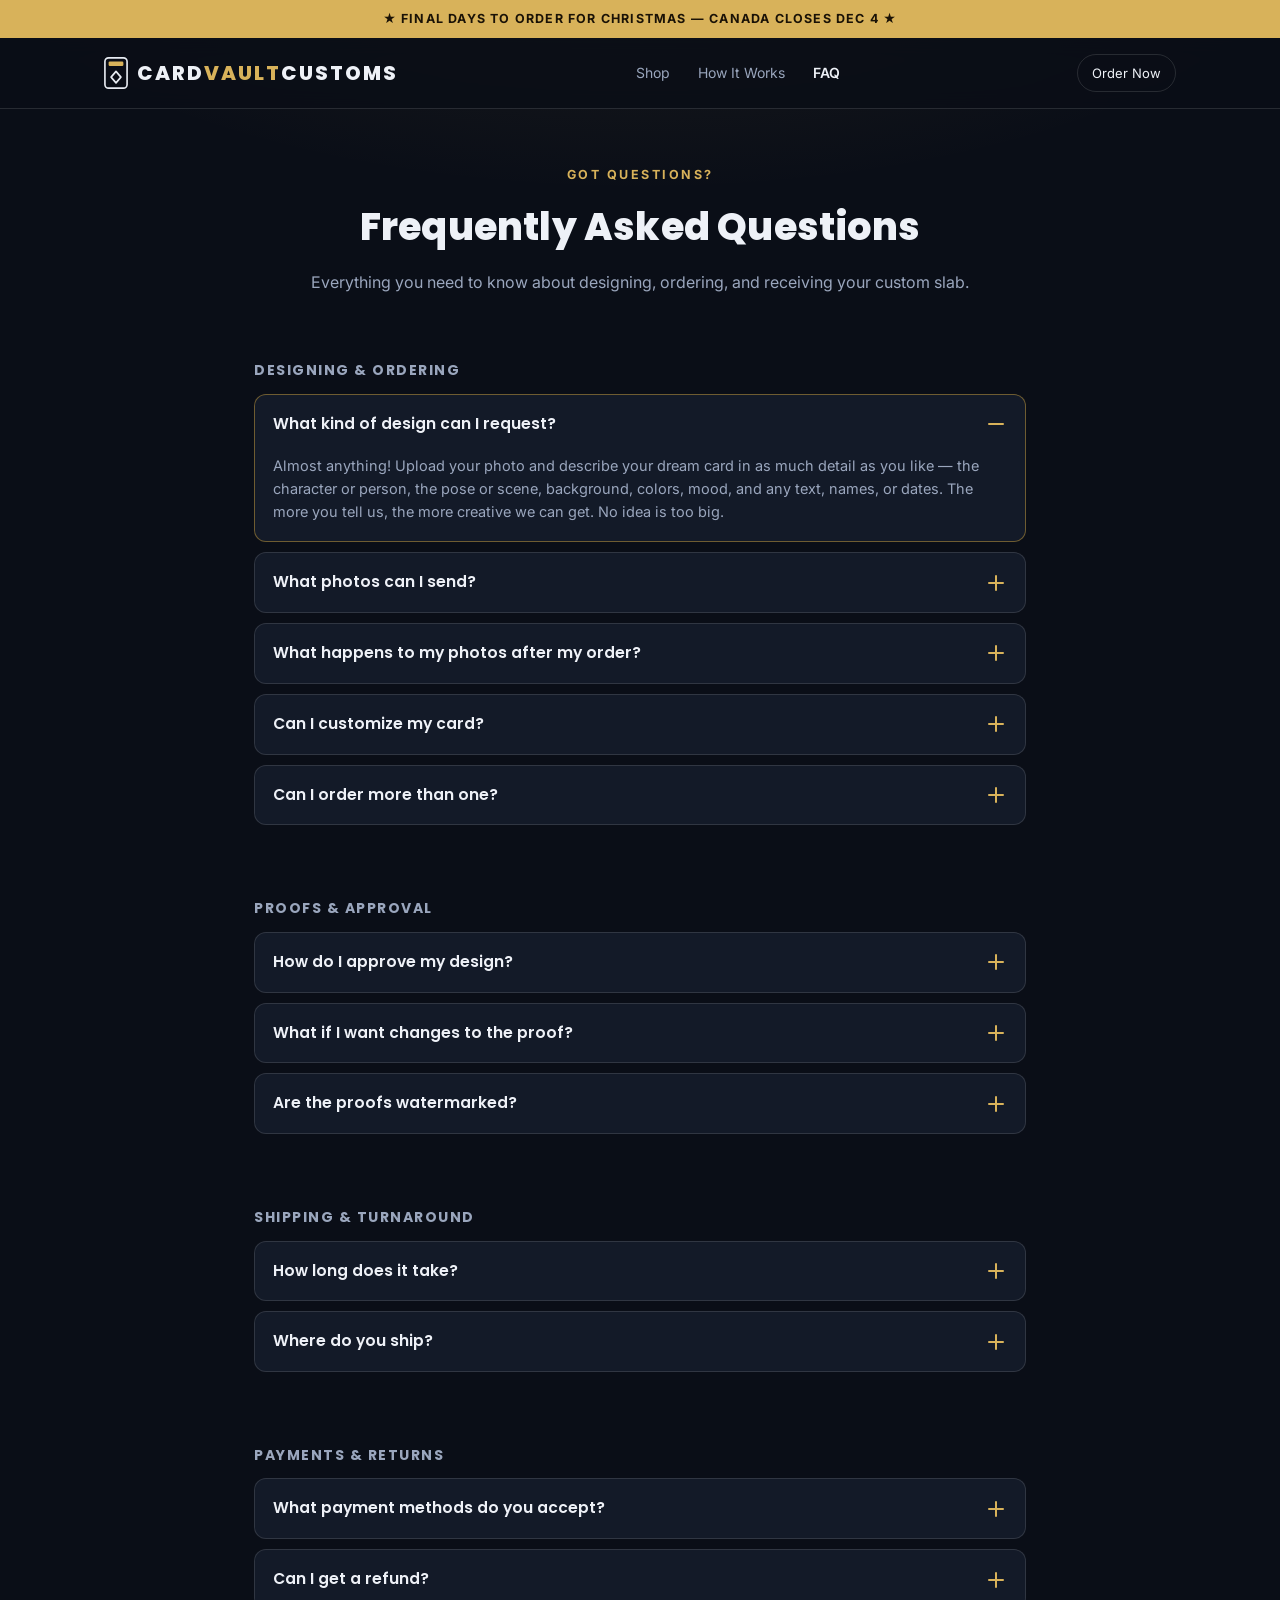
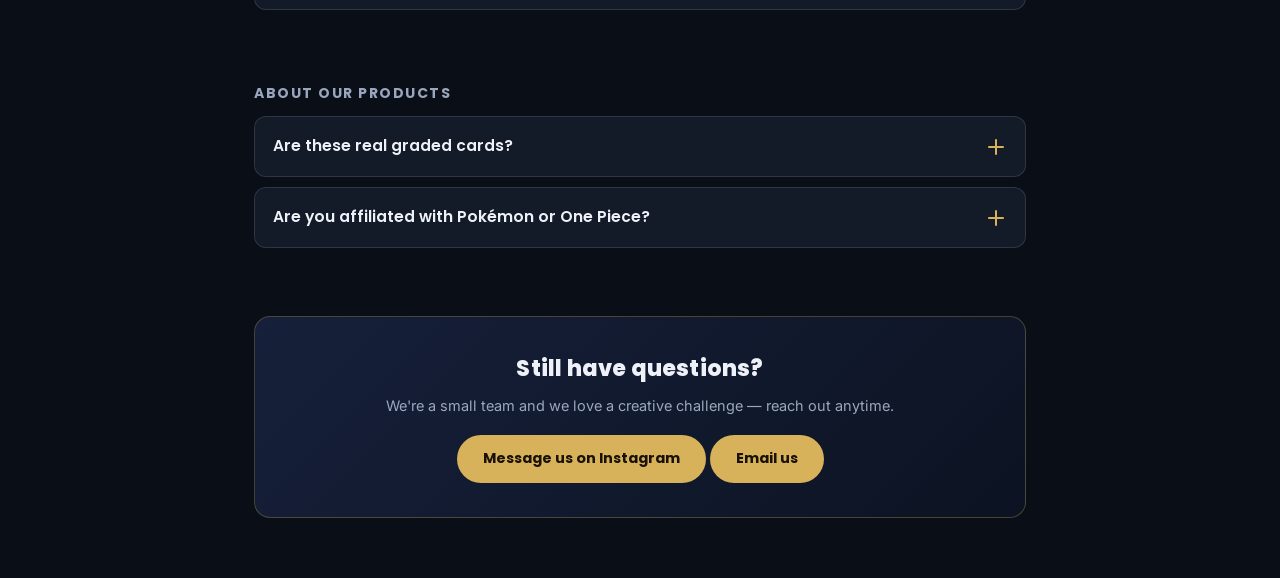
<file: faq.html>
<!DOCTYPE html>
<html lang="en">
<head>
<meta charset="UTF-8" />
<meta name="viewport" content="width=device-width, initial-scale=1.0" />
<title>Card Vault Customs — FAQ</title>
<meta name="description" content="Answers about designing, ordering, shipping, and receiving your custom graded card slabs from Card Vault Customs." />
<link rel="canonical" href="https://cardvaultcustoms.com/faq.html" />
<link rel="icon" type="image/png" sizes="16x16" href="/favicon-16.png?v=3" />
<link rel="icon" type="image/png" sizes="32x32" href="/favicon-32.png?v=3" />
<link rel="icon" type="image/png" sizes="48x48" href="/favicon-48.png?v=3" />
<link rel="icon" type="image/png" sizes="96x96" href="/favicon.png?v=3" />
<link rel="icon" type="image/png" sizes="192x192" href="/favicon-192.png?v=3" />
<link rel="apple-touch-icon" href="/apple-touch-icon.png?v=3" />
<link rel="stylesheet" href="styles.css" />
<style>
  body{line-height:1.6;}
  .wrap{max-width:820px;}

  /* hero */
  .faq-hero{text-align:center;padding:56px 0 30px;}
  .faq-hero .eyebrow{color:var(--gold);font-weight:700;font-size:12.5px;letter-spacing:2.5px;text-transform:uppercase;margin-bottom:12px;}
  .faq-hero h1{font-size:38px;font-weight:800;margin-bottom:12px;}
  .faq-hero p{color:var(--muted);font-size:16px;}

  /* categories */
  .cat{padding:8px 0 28px;}
  .cat h2{font-size:14px;letter-spacing:1.5px;text-transform:uppercase;color:var(--muted);margin:26px 0 12px;}

  /* accordion item */
  details{background:var(--bg-2);border:1px solid var(--line);border-radius:12px;margin-bottom:10px;overflow:hidden;transition:border-color .15s ease;}
  details[open]{border-color:rgba(184,146,58,0.55);}
  summary{list-style:none;cursor:pointer;display:flex;align-items:center;justify-content:space-between;gap:14px;padding:17px 18px;font-family:var(--font-display);font-weight:600;font-size:15.5px;}
  summary::-webkit-details-marker{display:none;}
  summary .plus{flex:none;width:22px;height:22px;position:relative;}
  summary .plus::before,summary .plus::after{content:"";position:absolute;background:var(--gold);border-radius:2px;transition:transform .2s ease,opacity .2s ease;}
  summary .plus::before{top:10px;left:3px;width:16px;height:2px;}
  summary .plus::after{top:3px;left:10px;width:2px;height:16px;}
  details[open] summary .plus::after{transform:rotate(90deg);opacity:0;}
  .answer{padding:0 18px 18px;color:var(--muted);font-size:14.5px;}
  .answer b{color:var(--ink);}
  .answer a{color:var(--gold);font-weight:600;}

  /* still have questions */
  .cta{background:linear-gradient(135deg,#16203a,#0c1322);border:1px solid rgba(216,178,90,0.28);border-radius:16px;padding:34px;text-align:center;color:var(--ink);margin:30px 0 60px;}
  .cta h3{font-size:22px;font-weight:800;margin-bottom:8px;}
  .cta p{color:#9aa7bd;margin-bottom:18px;font-size:14.5px;}
  .cta .btn{display:inline-block;background:var(--gold);color:#1a1206;font-family:var(--font-display);font-weight:700;font-size:14.5px;padding:12px 26px;border-radius:999px;}
  .cta .btn:hover{background:var(--gold-soft);}

  @media (max-width:680px){ .faq-hero h1{font-size:30px;} }
</style>
</head>
<body>
  <div class="announce">★ Free shipping on orders over $75 CAD · Buy 1 Get 1 50% Off ★</div>

  <header class="site">
    <div class="nav">
      <a href="index.html" class="logo">
        <svg width="24" height="32" viewBox="0 0 58 78" aria-hidden="true">
          <rect x="2" y="2" width="54" height="74" rx="9" fill="none" stroke="#e8ecf3" stroke-width="4"/>
          <rect x="11" y="11" width="36" height="11" rx="3" fill="#d8b25a"/>
          <path d="M29 35 l12 14 -12 14 -12-14 z" fill="none" stroke="#e8ecf3" stroke-width="4" stroke-linejoin="round"/>
        </svg>
        <span class="wm">CARD<i>VAULT</i>CUSTOMS</span>
      </a>
      <nav class="nav-links">
        <a href="design-page.html">Shop</a>
        <a href="index.html#how">How It Works</a>
        <a href="faq.html" class="active">FAQ</a>
      </nav>
      <div class="nav-right">
        <a href="design-page.html" class="cart">Order Now</a>
        <button class="menu-btn" id="menuBtn" aria-label="Open menu" aria-expanded="false" aria-controls="mobileMenu">
          <span></span><span></span><span></span>
        </button>
      </div>
    </div>
    <nav class="mobile-menu" id="mobileMenu">
      <a href="design-page.html">Shop</a>
      <a href="index.html#how">How It Works</a>
      <a href="faq.html">FAQ</a>
    </nav>
  </header>

  <div class="wrap">
    <div class="faq-hero">
      <div class="eyebrow">Got Questions?</div>
      <h1>Frequently Asked Questions</h1>
      <p>Everything you need to know about designing, ordering, and receiving your custom slab.</p>
    </div>

    <!-- DESIGNING & ORDERING -->
    <section class="cat">
      <h2>Designing &amp; Ordering</h2>

      <details open>
        <summary>What kind of design can I request?<span class="plus"></span></summary>
        <div class="answer">Almost anything! Upload your photo and describe your dream card in as much detail as you like — the character or person, the pose or scene, background, colors, mood, and any text, names, or dates. The more you tell us, the more creative we can get. No idea is too big.</div>
      </details>

      <details>
        <summary>What photos can I send?<span class="plus"></span></summary>
        <div class="answer">Clear, high-resolution photos you own the rights to (your own photos work best). Please don't send copyrighted or celebrity images you don't have permission to use. The better your photo, the better your finished card.</div>
      </details>

      <details>
        <summary>What happens to my photos after my order?<span class="plus"></span></summary>
        <div class="answer">Your photos are used only to create your card. We keep them for <b>30 days after delivery</b> — so we can quickly fix or reprint anything if needed — then they're permanently deleted. We never share them or feature your card on social media without asking you first. Want them gone sooner? Just <a href="mailto:cardvaultcustoms@gmail.com">email us</a>.</div>
      </details>

      <details>
        <summary>Can I customize my card?<span class="plus"></span></summary>
        <div class="answer">Yes — that's the fun part. Right on the order form you pick the <b>name/text</b> on the card and, for slabs, the <b>display grade</b> (1–10). Want a specific finish, border style, or any other detail? Just describe it in the notes — we'll work it into your proof. The grade is a cosmetic design choice, not a real grading score.</div>
      </details>

      <details>
        <summary>Can I order more than one?<span class="plus"></span></summary>
        <div class="answer">Absolutely. Set the quantity on the order page — and with our <b>Buy 1 Get 1 50% Off</b> deal, every second card is half price. Each card in your order can have its own design and details.</div>
      </details>
    </section>

    <!-- PROOFS & APPROVAL -->
    <section class="cat">
      <h2>Proofs &amp; Approval</h2>

      <details>
        <summary>How do I approve my design?<span class="plus"></span></summary>
        <div class="answer">We send a proof by <b>text or email</b> (your choice at checkout), usually within 48 hours. You approve or request changes by reply — nothing prints until you say go.</div>
      </details>

      <details>
        <summary>What if I want changes to the proof?<span class="plus"></span></summary>
        <div class="answer">Just reply with what you'd like adjusted. We'll revise and send a new proof — we keep going until you love it. Printing only starts once you've approved.</div>
      </details>

      <details>
        <summary>Are the proofs watermarked?<span class="plus"></span></summary>
        <div class="answer">Yes. Design proofs are sent as <b>watermarked, preview-quality images</b> so you can review them. Your finished card and slab are printed in full, clean, high resolution — the watermark only appears on the digital preview, never on the product you receive.</div>
      </details>
    </section>

    <!-- SHIPPING & TURNAROUND -->
    <section class="cat">
      <h2>Shipping &amp; Turnaround</h2>

      <details>
        <summary>How long does it take?<span class="plus"></span></summary>
        <div class="answer">About 4–7 business days to design, approve, and make your order, plus delivery time. Need it faster? Add the <b>Rush</b> option at checkout.</div>
      </details>

      <details>
        <summary>Where do you ship?<span class="plus"></span></summary>
        <div class="answer">From Canada — across Canada, to the US, and internationally. Shipping is a flat <b>$15.99 CAD</b>, and <b>free on orders over $75 CAD</b>. All prices on our site are in Canadian dollars.</div>
      </details>
    </section>

    <!-- PAYMENTS & RETURNS -->
    <section class="cat">
      <h2>Payments &amp; Returns</h2>

      <details>
        <summary>What payment methods do you accept?<span class="plus"></span></summary>
        <div class="answer">All major credit cards, plus Apple Pay and Google Pay — processed securely by Stripe at checkout. Your payment details are never stored by us.</div>
      </details>

      <details>
        <summary>Can I get a refund?<span class="plus"></span></summary>
        <div class="answer">Because every item is custom-made, we can't accept returns for change of mind. But you approve a proof before we print, and we'll repair or replace anything that arrives damaged or different from what you approved. See our <a href="policies.html#refunds">Refund Policy</a> for details.</div>
      </details>
    </section>

    <!-- PRODUCT TRUTH -->
    <section class="cat">
      <h2>About Our Products</h2>

      <details>
        <summary>Are these real graded cards?<span class="plus"></span></summary>
        <div class="answer">No. These are <b>custom, fan-made novelty cards</b> in display slabs we designed to <i>look</i> like graded cards. They are not authentic PSA, BGS, or CGC graded cards, have no grading authority behind them, and the "grade" on the label is cosmetic and chosen by you.</div>
      </details>

      <details>
        <summary>Are you affiliated with Pokémon or One Piece?<span class="plus"></span></summary>
        <div class="answer">No. We're an independent custom-design shop, not affiliated with, endorsed by, or licensed by Nintendo, The Pokémon Company, Bandai, or any rights holder. We don't reproduce official cards — we create original custom designs from your photos.</div>
      </details>
    </section>

    <!-- CTA -->
    <div class="cta">
      <h3>Still have questions?</h3>
      <p>We're a small team and we love a creative challenge — reach out anytime.</p>
      <a href="https://www.instagram.com/cardvaultcustoms" class="btn">Message us on Instagram</a>
      <a href="mailto:cardvaultcustoms@gmail.com" class="btn">Email us</a>
    </div>
  </div>

  <script src="site.js"></script>
</body>
</html>
</file>
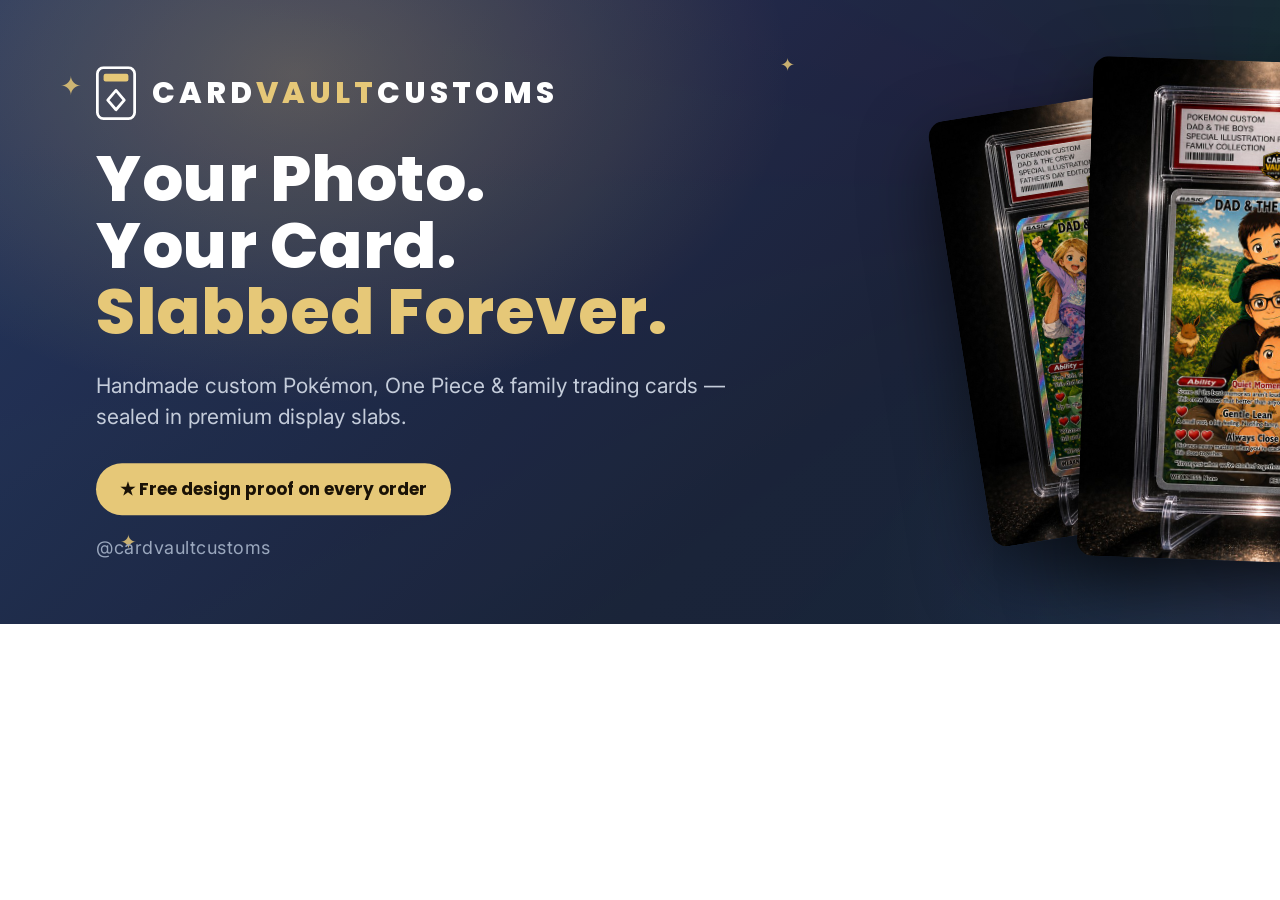
<file: fb-cover.html>
<!DOCTYPE html>
<html lang="en">
<head>
<meta charset="UTF-8" />
<style>
  @import url('https://fonts.googleapis.com/css2?family=Poppins:wght@600;700;800&family=Inter:wght@400;500;600&display=swap');
  *{margin:0;padding:0;box-sizing:border-box;}
  html,body{width:1640px;height:624px;overflow:hidden;}
  .cover{
    position:relative;width:1640px;height:624px;
    font-family:'Inter',system-ui,sans-serif;
    background:
      radial-gradient(900px 600px at 18% 12%, rgba(216,178,90,0.30), transparent 55%),
      radial-gradient(1000px 700px at 90% 95%, rgba(120,150,255,0.18), transparent 60%),
      linear-gradient(135deg,#142a4d 0%,#0c1322 55%,#0a1020 100%);
    background-color:#0c1322;
    overflow:hidden;
  }
  /* holo wash */
  .cover::before{
    content:"";position:absolute;inset:0;opacity:.10;mix-blend-mode:screen;
    background:conic-gradient(from 200deg at 75% 30%,#78c8ff,#b478ff,#78ffc8,#ffdc78,#78c8ff);
  }
  .sparkle{position:absolute;color:#e6c878;opacity:.85;}

  .content{position:absolute;left:96px;top:50%;transform:translateY(-50%);width:830px;z-index:3;}
  .brandrow{display:flex;align-items:center;gap:16px;margin-bottom:26px;}
  .brandrow .wm{font-family:'Poppins';font-weight:800;letter-spacing:4px;color:#fff;font-size:30px;}
  .brandrow .wm i{color:#e6c878;font-style:normal;}
  .tagline{font-family:'Poppins';font-weight:800;color:#fff;font-size:64px;line-height:1.04;letter-spacing:.5px;margin-bottom:24px;}
  .tagline .gold{color:#e6c878;}
  .sub{color:#c4ccda;font-size:21px;line-height:1.5;max-width:660px;margin-bottom:30px;}
  .pill{display:inline-flex;align-items:center;gap:10px;background:#e6c878;color:#1a1206;font-weight:700;font-size:17px;padding:13px 24px;border-radius:999px;font-family:'Poppins';}
  .handle{margin-top:22px;color:#9aa7bd;font-size:18px;letter-spacing:.5px;}

  /* fanned cards on the right */
  .cards{position:absolute;right:60px;top:50%;transform:translateY(-50%);width:760px;height:624px;z-index:2;}
  .cards img{position:absolute;border-radius:16px;box-shadow:0 30px 70px rgba(0,0,0,0.55);}
  .c1{height:430px;top:96px;right:300px;transform:rotate(-9deg);z-index:1;}
  .c2{height:500px;top:62px;right:120px;transform:rotate(2deg);z-index:3;}
  .c3{height:430px;top:96px;right:-40px;transform:rotate(11deg);z-index:1;}
  /* soft fade so cards blend into bg on far right edge */
  .vignette{position:absolute;inset:0;z-index:4;pointer-events:none;
    background:linear-gradient(90deg, rgba(12,19,34,0.0) 55%, rgba(12,19,34,0.0) 100%);}
</style>
</head>
<body>
  <div class="cover">
    <div class="sparkle" style="left:60px;top:70px;font-size:26px;">✦</div>
    <div class="sparkle" style="left:780px;top:54px;font-size:18px;">✦</div>
    <div class="sparkle" style="left:120px;bottom:70px;font-size:20px;">✦</div>
    <div class="sparkle" style="right:560px;bottom:90px;font-size:22px;">✦</div>

    <div class="content">
      <div class="brandrow">
        <svg width="40" height="54" viewBox="0 0 58 78" aria-hidden="true">
          <rect x="2" y="2" width="54" height="74" rx="9" fill="none" stroke="#ffffff" stroke-width="4"/>
          <rect x="11" y="11" width="36" height="11" rx="3" fill="#e6c878"/>
          <path d="M29 35 l12 14 -12 14 -12-14 z" fill="none" stroke="#ffffff" stroke-width="4" stroke-linejoin="round"/>
        </svg>
        <div class="wm">CARD<i>VAULT</i>CUSTOMS</div>
      </div>
      <div class="tagline">Your Photo.<br>Your Card.<br><span class="gold">Slabbed Forever.</span></div>
      <div class="sub">Handmade custom Pokémon, One Piece &amp; family trading cards — sealed in premium display slabs.</div>
      <div class="pill">★ Free design proof on every order</div>
      <div class="handle">@cardvaultcustoms</div>
    </div>

    <div class="cards">
      <img class="c1" src="images/slab-crew-jump.png" alt="" />
      <img class="c3" src="images/slab-girls.png" alt="" />
      <img class="c2" src="images/slab-boys-glasses.png" alt="" />
    </div>
    <div class="vignette"></div>
  </div>
</body>
</html>
</file>
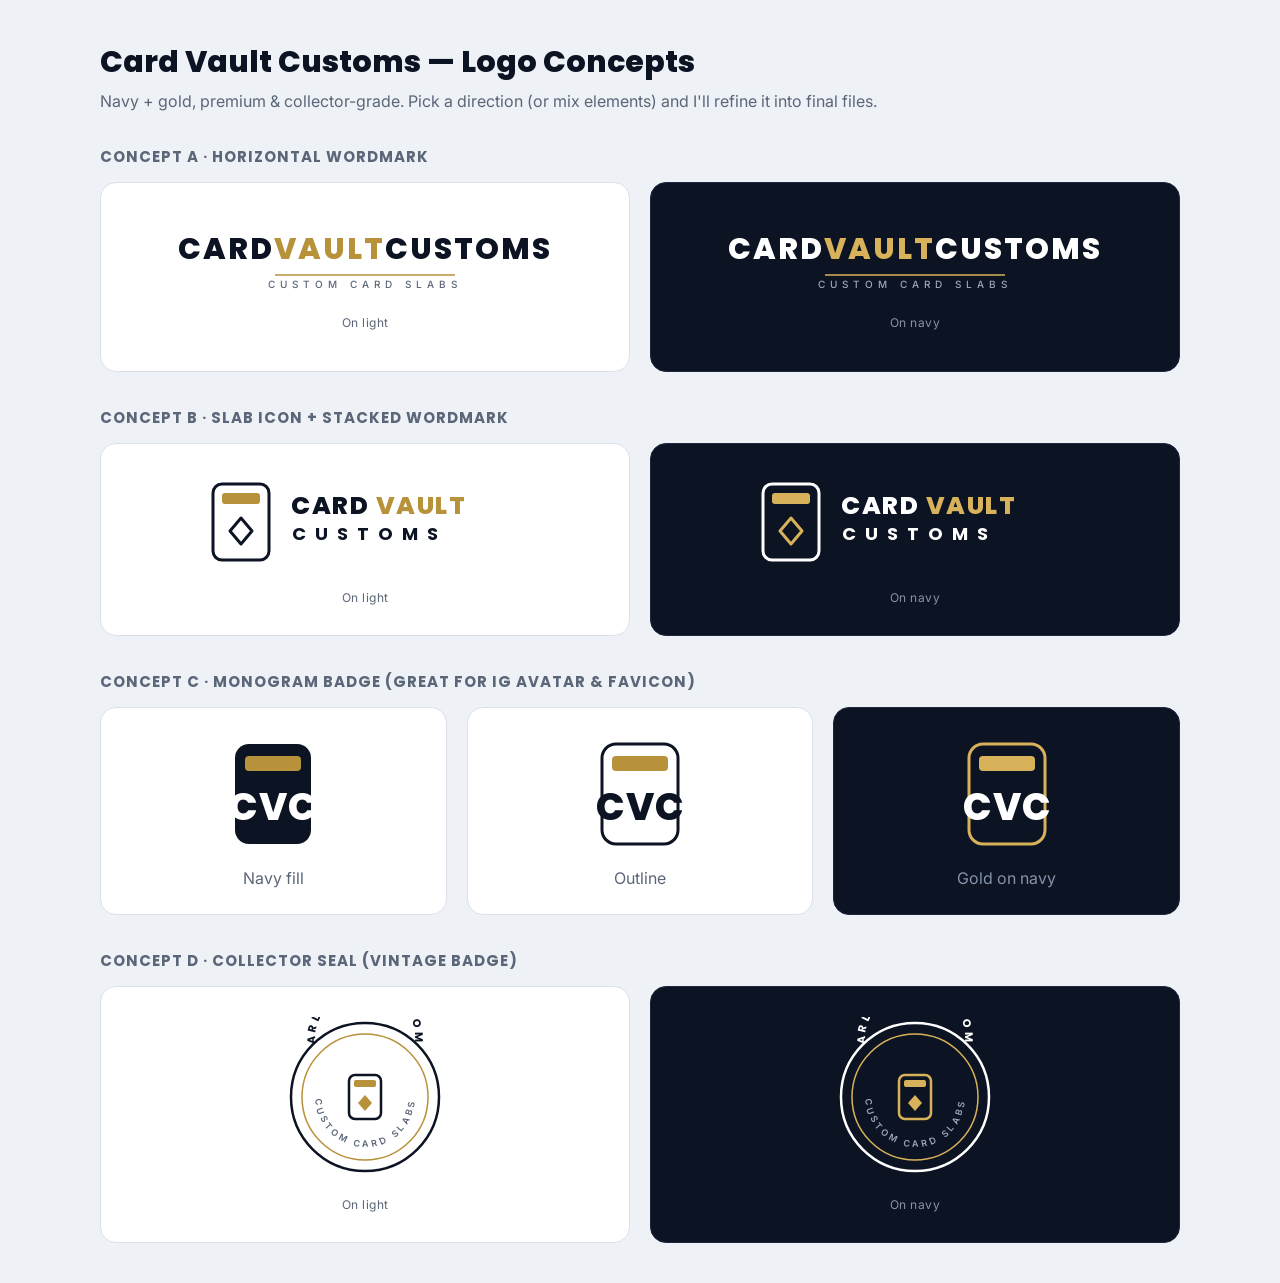
<file: logo-concepts.html>
<!DOCTYPE html>
<html lang="en">
<head>
<meta charset="UTF-8" />
<meta name="viewport" content="width=device-width, initial-scale=1.0" />
<title>Card Vault Customs — Logo Concepts</title>
<style>
  @import url('https://fonts.googleapis.com/css2?family=Poppins:wght@600;700;800&family=Inter:wght@400;500;600&display=swap');
  :root{
    --navy:#0c1322; --navy-2:#111a2e; --gold:#b8923a; --gold-bright:#d8b25a;
    --ink:#0c1322; --muted:#5b6678; --bg:#eef1f6; --line:#dce0ea;
  }
  *{box-sizing:border-box;margin:0;padding:0;}
  body{font-family:'Inter',system-ui,sans-serif;background:var(--bg);color:var(--ink);padding:40px 20px;}
  .wrap{max-width:1080px;margin:0 auto;}
  h1{font-family:'Poppins';font-weight:800;font-size:30px;margin-bottom:6px;}
  .sub{color:var(--muted);margin-bottom:32px;}
  h2{font-family:'Poppins';font-weight:700;font-size:15px;letter-spacing:1px;text-transform:uppercase;color:var(--muted);margin:34px 0 14px;}
  .grid{display:grid;grid-template-columns:1fr 1fr;gap:20px;}
  .card{background:#fff;border:1px solid var(--line);border-radius:16px;padding:30px;display:flex;flex-direction:column;align-items:center;justify-content:center;min-height:190px;}
  .card.dark{background:var(--navy);border-color:#1e2740;}
  .card .tag{font-size:12px;color:var(--muted);margin-top:20px;letter-spacing:.5px;}
  .card.dark .tag{color:#8593ab;}
  .row3{display:grid;grid-template-columns:repeat(3,1fr);gap:20px;}
  .mono-card{background:#fff;border:1px solid var(--line);border-radius:16px;padding:26px;display:flex;flex-direction:column;align-items:center;}
</style>
</head>
<body>
<div class="wrap">
  <h1>Card Vault Customs — Logo Concepts</h1>
  <p class="sub">Navy + gold, premium &amp; collector-grade. Pick a direction (or mix elements) and I'll refine it into final files.</p>

  <h2>Concept A · Horizontal Wordmark</h2>
  <div class="grid">
    <div class="card">
      <!-- A: light -->
      <svg width="420" height="70" viewBox="0 0 420 70" role="img" aria-label="Card Vault Customs">
        <text x="210" y="34" text-anchor="middle" font-family="Poppins" font-weight="800" font-size="30" letter-spacing="2" fill="#0c1322">CARD<tspan fill="#b8923a">VAULT</tspan>CUSTOMS</text>
        <line x1="120" y1="50" x2="300" y2="50" stroke="#b8923a" stroke-width="1.5"/>
        <text x="210" y="63" text-anchor="middle" font-family="Inter" font-weight="500" font-size="10" letter-spacing="5" fill="#5b6678">CUSTOM CARD SLABS</text>
      </svg>
      <div class="tag">On light</div>
    </div>
    <div class="card dark">
      <svg width="420" height="70" viewBox="0 0 420 70" role="img" aria-label="Card Vault Customs">
        <text x="210" y="34" text-anchor="middle" font-family="Poppins" font-weight="800" font-size="30" letter-spacing="2" fill="#ffffff">CARD<tspan fill="#d8b25a">VAULT</tspan>CUSTOMS</text>
        <line x1="120" y1="50" x2="300" y2="50" stroke="#d8b25a" stroke-width="1.5"/>
        <text x="210" y="63" text-anchor="middle" font-family="Inter" font-weight="500" font-size="10" letter-spacing="5" fill="#9aa7bd">CUSTOM CARD SLABS</text>
      </svg>
      <div class="tag">On navy</div>
    </div>
  </div>

  <h2>Concept B · Slab Icon + Stacked Wordmark</h2>
  <div class="grid">
    <div class="card">
      <svg width="320" height="96" viewBox="0 0 320 96" role="img" aria-label="Card Vault Customs">
        <!-- slab icon -->
        <g transform="translate(8,10)">
          <rect x="0" y="0" width="56" height="76" rx="9" fill="none" stroke="#0c1322" stroke-width="3"/>
          <rect x="9" y="9" width="38" height="11" rx="3" fill="#b8923a"/>
          <path d="M28 34 l11 13 -11 13 -11-13 z" fill="none" stroke="#0c1322" stroke-width="3" stroke-linejoin="round"/>
        </g>
        <!-- text -->
        <text x="86" y="40" font-family="Poppins" font-weight="800" font-size="25" letter-spacing="1.5" fill="#0c1322">CARD <tspan fill="#b8923a">VAULT</tspan></text>
        <text x="87" y="66" font-family="Poppins" font-weight="700" font-size="18" letter-spacing="9" fill="#0c1322">CUSTOMS</text>
      </svg>
      <div class="tag">On light</div>
    </div>
    <div class="card dark">
      <svg width="320" height="96" viewBox="0 0 320 96" role="img" aria-label="Card Vault Customs">
        <g transform="translate(8,10)">
          <rect x="0" y="0" width="56" height="76" rx="9" fill="none" stroke="#ffffff" stroke-width="3"/>
          <rect x="9" y="9" width="38" height="11" rx="3" fill="#d8b25a"/>
          <path d="M28 34 l11 13 -11 13 -11-13 z" fill="none" stroke="#d8b25a" stroke-width="3" stroke-linejoin="round"/>
        </g>
        <text x="86" y="40" font-family="Poppins" font-weight="800" font-size="25" letter-spacing="1.5" fill="#ffffff">CARD <tspan fill="#d8b25a">VAULT</tspan></text>
        <text x="87" y="66" font-family="Poppins" font-weight="700" font-size="18" letter-spacing="9" fill="#ffffff">CUSTOMS</text>
      </svg>
      <div class="tag">On navy</div>
    </div>
  </div>

  <h2>Concept C · Monogram Badge (great for IG avatar &amp; favicon)</h2>
  <div class="row3">
    <div class="mono-card">
      <svg width="120" height="120" viewBox="0 0 120 120" role="img" aria-label="CVC monogram">
        <rect x="22" y="10" width="76" height="100" rx="14" fill="#0c1322"/>
        <rect x="32" y="22" width="56" height="15" rx="4" fill="#b8923a"/>
        <text x="60" y="86" text-anchor="middle" font-family="Poppins" font-weight="800" font-size="38" letter-spacing="1" fill="#ffffff">CVC</text>
      </svg>
      <div class="tag" style="margin-top:14px;color:#5b6678;">Navy fill</div>
    </div>
    <div class="mono-card">
      <svg width="120" height="120" viewBox="0 0 120 120" role="img" aria-label="CVC monogram">
        <rect x="22" y="10" width="76" height="100" rx="14" fill="none" stroke="#0c1322" stroke-width="3"/>
        <rect x="32" y="22" width="56" height="15" rx="4" fill="#b8923a"/>
        <text x="60" y="86" text-anchor="middle" font-family="Poppins" font-weight="800" font-size="38" letter-spacing="1" fill="#0c1322">CVC</text>
      </svg>
      <div class="tag" style="margin-top:14px;color:#5b6678;">Outline</div>
    </div>
    <div class="mono-card" style="background:#0c1322;border-color:#1e2740;">
      <svg width="120" height="120" viewBox="0 0 120 120" role="img" aria-label="CVC monogram">
        <rect x="22" y="10" width="76" height="100" rx="14" fill="none" stroke="#d8b25a" stroke-width="3"/>
        <rect x="32" y="22" width="56" height="15" rx="4" fill="#d8b25a"/>
        <text x="60" y="86" text-anchor="middle" font-family="Poppins" font-weight="800" font-size="38" letter-spacing="1" fill="#ffffff">CVC</text>
      </svg>
      <div class="tag" style="margin-top:14px;color:#8593ab;">Gold on navy</div>
    </div>
  </div>

  <h2>Concept D · Collector Seal (vintage badge)</h2>
  <div class="grid">
    <div class="card">
      <svg width="160" height="160" viewBox="0 0 160 160" role="img" aria-label="Card Vault Customs seal">
        <circle cx="80" cy="80" r="74" fill="none" stroke="#0c1322" stroke-width="2.5"/>
        <circle cx="80" cy="80" r="63" fill="none" stroke="#b8923a" stroke-width="1.5"/>
        <path id="topArc" d="M80,22 m-50,0 a50,50 0 1,1 100,0" fill="none"/>
        <path id="botArc" d="M30,80 a50,50 0 0,0 100,0" fill="none"/>
        <text font-family="Poppins" font-weight="700" font-size="11" letter-spacing="3" fill="#0c1322"><textPath href="#topArc" startOffset="50%" text-anchor="middle">CARD VAULT CUSTOMS</textPath></text>
        <text font-family="Inter" font-weight="600" font-size="9" letter-spacing="3" fill="#5b6678"><textPath href="#botArc" startOffset="50%" text-anchor="middle">CUSTOM CARD SLABS</textPath></text>
        <!-- center slab -->
        <rect x="64" y="58" width="32" height="44" rx="6" fill="none" stroke="#0c1322" stroke-width="2.5"/>
        <rect x="69" y="63" width="22" height="7" rx="2" fill="#b8923a"/>
        <path d="M80 78 l7 8 -7 8 -7-8 z" fill="#b8923a"/>
      </svg>
      <div class="tag">On light</div>
    </div>
    <div class="card dark">
      <svg width="160" height="160" viewBox="0 0 160 160" role="img" aria-label="Card Vault Customs seal">
        <circle cx="80" cy="80" r="74" fill="none" stroke="#ffffff" stroke-width="2.5"/>
        <circle cx="80" cy="80" r="63" fill="none" stroke="#d8b25a" stroke-width="1.5"/>
        <path id="topArc2" d="M80,22 m-50,0 a50,50 0 1,1 100,0" fill="none"/>
        <path id="botArc2" d="M30,80 a50,50 0 0,0 100,0" fill="none"/>
        <text font-family="Poppins" font-weight="700" font-size="11" letter-spacing="3" fill="#ffffff"><textPath href="#topArc2" startOffset="50%" text-anchor="middle">CARD VAULT CUSTOMS</textPath></text>
        <text font-family="Inter" font-weight="600" font-size="9" letter-spacing="3" fill="#9aa7bd"><textPath href="#botArc2" startOffset="50%" text-anchor="middle">CUSTOM CARD SLABS</textPath></text>
        <rect x="64" y="58" width="32" height="44" rx="6" fill="none" stroke="#d8b25a" stroke-width="2.5"/>
        <rect x="69" y="63" width="22" height="7" rx="2" fill="#d8b25a"/>
        <path d="M80 78 l7 8 -7 8 -7-8 z" fill="#d8b25a"/>
      </svg>
      <div class="tag">On navy</div>
    </div>
  </div>

</div>
</body>
</html>
</file>
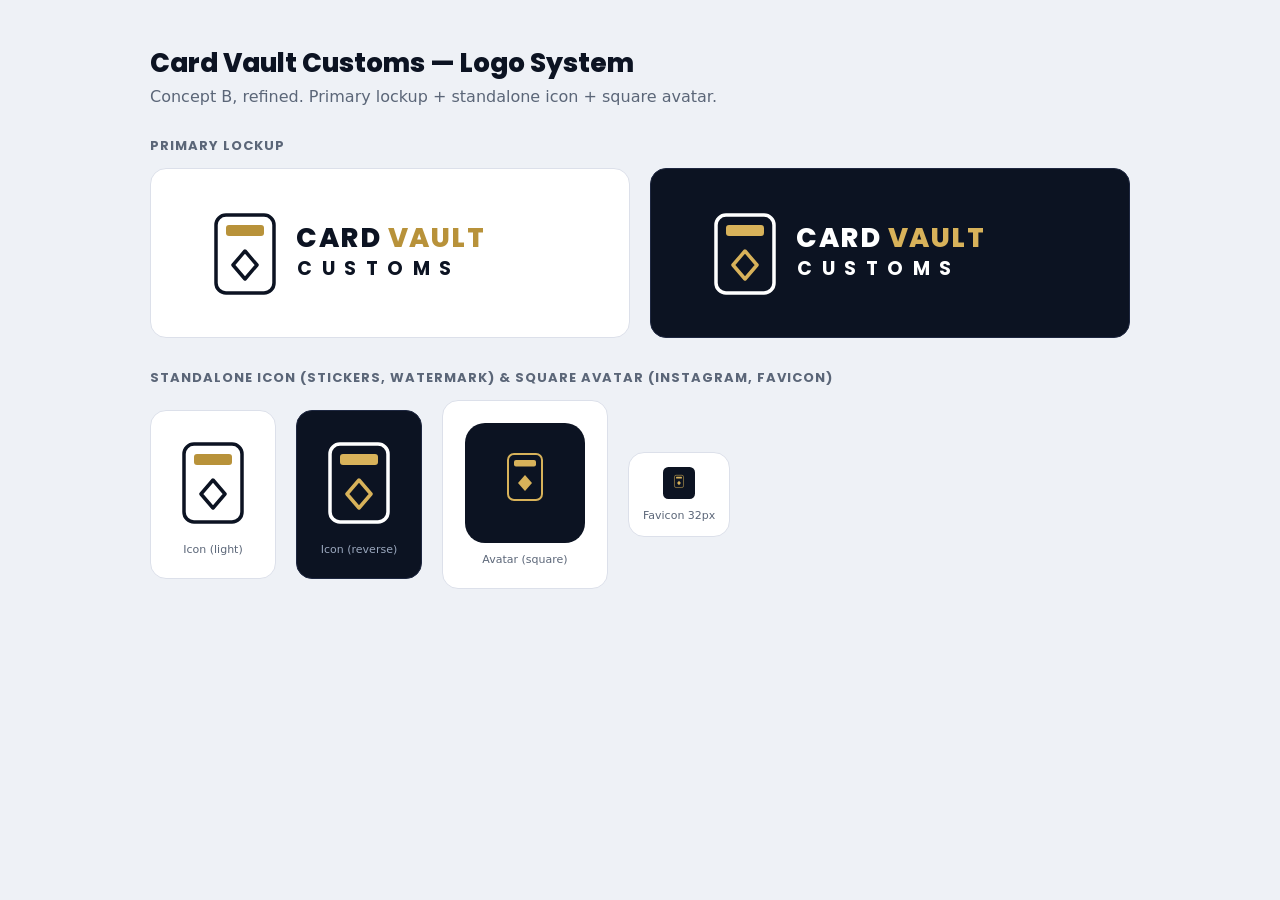
<file: logo-final.html>
<!DOCTYPE html>
<html lang="en">
<head>
<meta charset="UTF-8" />
<meta name="viewport" content="width=device-width, initial-scale=1.0" />
<title>Card Vault Customs — Final Logo (Concept B)</title>
<style>
  @import url('https://fonts.googleapis.com/css2?family=Poppins:wght@700;800&display=swap');
  *{box-sizing:border-box;margin:0;padding:0;}
  body{font-family:'Poppins',system-ui,sans-serif;background:#eef1f6;color:#0c1322;padding:44px 20px;}
  .wrap{max-width:980px;margin:0 auto;}
  h1{font-size:26px;font-weight:800;margin-bottom:4px;}
  .sub{color:#5b6678;font-family:system-ui;margin-bottom:30px;}
  h2{font-size:13px;letter-spacing:1px;text-transform:uppercase;color:#5b6678;margin:30px 0 12px;}
  .row{display:grid;grid-template-columns:1fr 1fr;gap:20px;}
  .panel{border-radius:16px;padding:36px;display:flex;align-items:center;justify-content:center;min-height:150px;border:1px solid #dce0ea;}
  .light{background:#fff;}
  .navy{background:#0c1322;border-color:#1e2740;}
  .icons{display:flex;gap:20px;align-items:center;flex-wrap:wrap;}
  .chip{border:1px solid #dce0ea;border-radius:16px;padding:22px;background:#fff;display:flex;flex-direction:column;align-items:center;gap:10px;}
  .chip .cap{font-size:11px;color:#5b6678;font-family:system-ui;}
  .favrow{display:flex;align-items:center;gap:16px;}
</style>
</head>
<body>
<div class="wrap">
  <h1>Card Vault Customs — Logo System</h1>
  <p class="sub">Concept B, refined. Primary lockup + standalone icon + square avatar.</p>

  <h2>Primary lockup</h2>
  <div class="row">
    <div class="panel light">
      <svg width="360" height="96" viewBox="0 0 360 96">
        <g transform="translate(6,10)">
          <rect x="0" y="0" width="58" height="78" rx="10" fill="none" stroke="#0c1322" stroke-width="3.5"/>
          <rect x="10" y="10" width="38" height="11" rx="3" fill="#b8923a"/>
          <path d="M29 36 l12 14 -12 14 -12-14 z" fill="none" stroke="#0c1322" stroke-width="3.5" stroke-linejoin="round"/>
        </g>
        <text x="86" y="42" font-family="Poppins" font-weight="800" font-size="27" letter-spacing="1.5" fill="#0c1322">CARD <tspan fill="#b8923a">VAULT</tspan></text>
        <text x="87" y="70" font-family="Poppins" font-weight="700" font-size="19" letter-spacing="9.5" fill="#0c1322">CUSTOMS</text>
      </svg>
    </div>
    <div class="panel navy">
      <svg width="360" height="96" viewBox="0 0 360 96">
        <g transform="translate(6,10)">
          <rect x="0" y="0" width="58" height="78" rx="10" fill="none" stroke="#ffffff" stroke-width="3.5"/>
          <rect x="10" y="10" width="38" height="11" rx="3" fill="#d8b25a"/>
          <path d="M29 36 l12 14 -12 14 -12-14 z" fill="none" stroke="#d8b25a" stroke-width="3.5" stroke-linejoin="round"/>
        </g>
        <text x="86" y="42" font-family="Poppins" font-weight="800" font-size="27" letter-spacing="1.5" fill="#ffffff">CARD <tspan fill="#d8b25a">VAULT</tspan></text>
        <text x="87" y="70" font-family="Poppins" font-weight="700" font-size="19" letter-spacing="9.5" fill="#ffffff">CUSTOMS</text>
      </svg>
    </div>
  </div>

  <h2>Standalone icon (stickers, watermark) &amp; square avatar (Instagram, favicon)</h2>
  <div class="icons">
    <div class="chip">
      <svg width="80" height="100" viewBox="0 0 80 100">
        <g transform="translate(11,11)">
          <rect x="0" y="0" width="58" height="78" rx="10" fill="none" stroke="#0c1322" stroke-width="3.5"/>
          <rect x="10" y="10" width="38" height="11" rx="3" fill="#b8923a"/>
          <path d="M29 36 l12 14 -12 14 -12-14 z" fill="none" stroke="#0c1322" stroke-width="3.5" stroke-linejoin="round"/>
        </g>
      </svg>
      <span class="cap">Icon (light)</span>
    </div>
    <div class="chip" style="background:#0c1322;border-color:#1e2740;">
      <svg width="80" height="100" viewBox="0 0 80 100">
        <g transform="translate(11,11)">
          <rect x="0" y="0" width="58" height="78" rx="10" fill="none" stroke="#ffffff" stroke-width="3.5"/>
          <rect x="10" y="10" width="38" height="11" rx="3" fill="#d8b25a"/>
          <path d="M29 36 l12 14 -12 14 -12-14 z" fill="none" stroke="#d8b25a" stroke-width="3.5" stroke-linejoin="round"/>
        </g>
      </svg>
      <span class="cap" style="color:#9aa7bd;">Icon (reverse)</span>
    </div>
    <div class="chip">
      <svg width="120" height="120" viewBox="0 0 240 240">
        <rect x="0" y="0" width="240" height="240" rx="40" fill="#0c1322"/>
        <g transform="translate(86,62)">
          <rect x="0" y="0" width="68" height="92" rx="12" fill="none" stroke="#d8b25a" stroke-width="4"/>
          <rect x="12" y="12" width="44" height="13" rx="4" fill="#d8b25a"/>
          <path d="M34 42 l14 16 -14 16 -14-16 z" fill="#d8b25a"/>
        </g>
      </svg>
      <span class="cap">Avatar (square)</span>
    </div>
    <div class="favrow">
      <div class="chip" style="padding:14px;">
        <svg width="32" height="32" viewBox="0 0 240 240">
          <rect x="0" y="0" width="240" height="240" rx="40" fill="#0c1322"/>
          <g transform="translate(86,62)">
            <rect x="0" y="0" width="68" height="92" rx="12" fill="none" stroke="#d8b25a" stroke-width="4"/>
            <rect x="12" y="12" width="44" height="13" rx="4" fill="#d8b25a"/>
            <path d="M34 42 l14 16 -14 16 -14-16 z" fill="#d8b25a"/>
          </g>
        </svg>
        <span class="cap">Favicon 32px</span>
      </div>
    </div>
  </div>
</div>
</body>
</html>
</file>
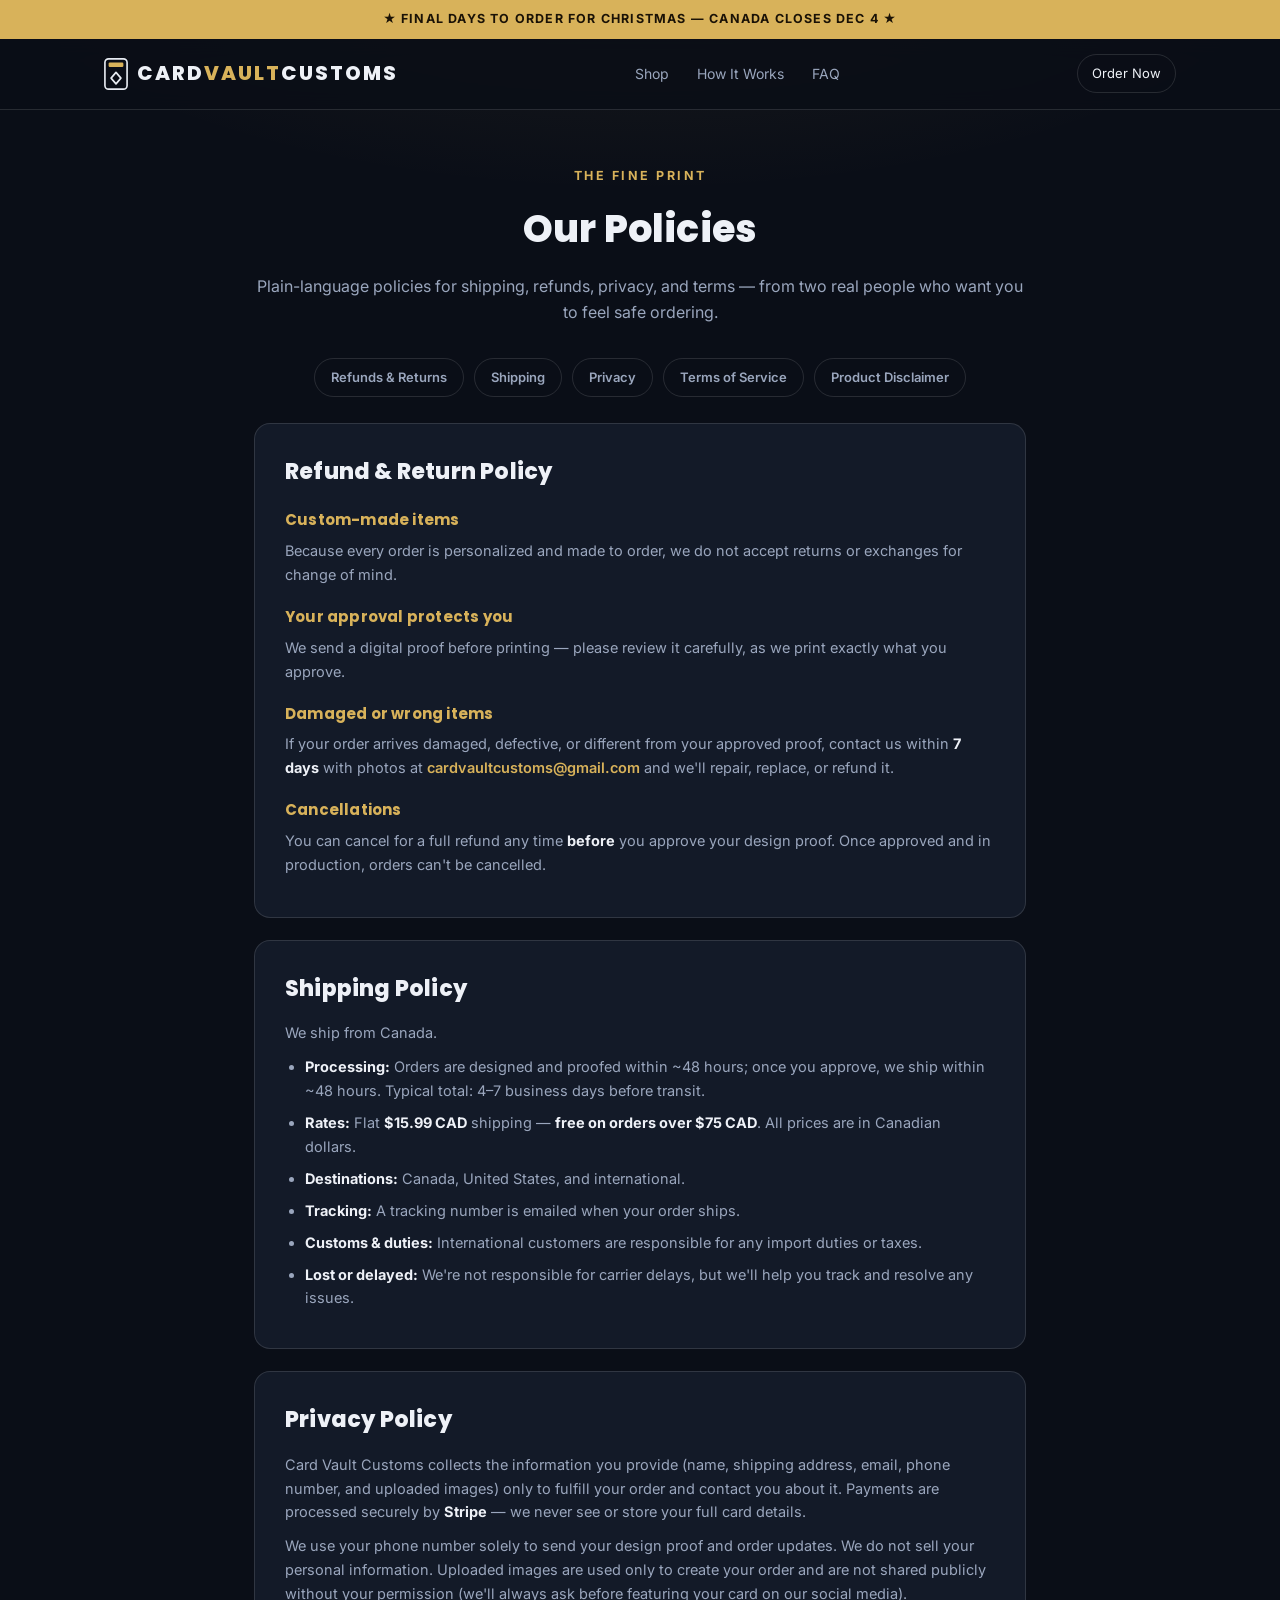
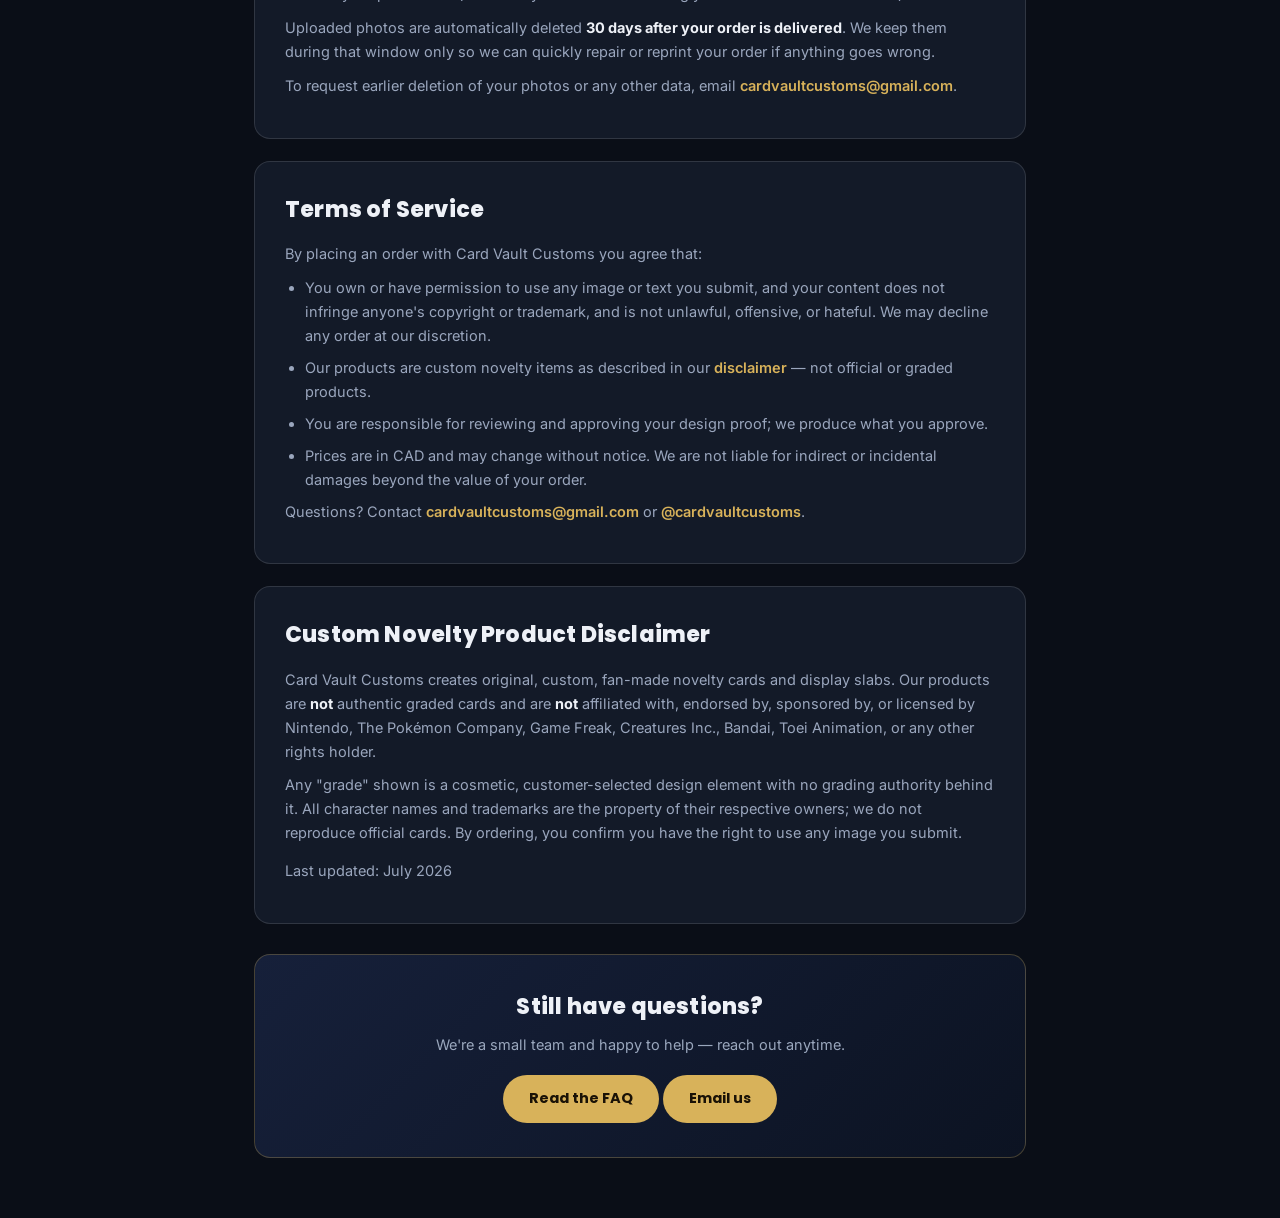
<file: policies.html>
<!DOCTYPE html>
<html lang="en">
<head>
<meta charset="UTF-8" />
<meta name="viewport" content="width=device-width, initial-scale=1.0" />
<title>Card Vault Customs — Policies</title>
<meta name="description" content="Shipping, refunds, privacy, and terms of service for Card Vault Customs." />
<link rel="canonical" href="https://cardvaultcustoms.com/policies.html" />
<link rel="icon" type="image/png" sizes="16x16" href="/favicon-16.png?v=3" />
<link rel="icon" type="image/png" sizes="32x32" href="/favicon-32.png?v=3" />
<link rel="icon" type="image/png" sizes="48x48" href="/favicon-48.png?v=3" />
<link rel="icon" type="image/png" sizes="96x96" href="/favicon.png?v=3" />
<link rel="icon" type="image/png" sizes="192x192" href="/favicon-192.png?v=3" />
<link rel="apple-touch-icon" href="/apple-touch-icon.png?v=3" />
<link rel="stylesheet" href="styles.css" />
<style>
  body{line-height:1.65;}
  .wrap{max-width:820px;}

  .hero{text-align:center;padding:56px 0 26px;}
  .hero .eyebrow{color:var(--gold);font-weight:700;font-size:12.5px;letter-spacing:2.5px;text-transform:uppercase;margin-bottom:12px;}
  .hero h1{font-size:38px;font-weight:800;margin-bottom:12px;}
  .hero p{color:var(--muted);font-size:16px;}

  .toc{display:flex;flex-wrap:wrap;justify-content:center;gap:10px;margin:6px 0 26px;}
  .toc a{font-size:13px;font-weight:600;color:var(--muted);border:1px solid var(--line);border-radius:999px;padding:8px 16px;transition:border-color .15s ease,color .15s ease;}
  .toc a:hover{border-color:var(--gold);color:var(--gold);}

  section.policy{background:var(--bg-2);border:1px solid var(--line);border-radius:16px;padding:30px;margin-bottom:22px;scroll-margin-top:96px;}
  section.policy h2{font-size:22px;font-weight:800;margin-bottom:14px;}
  section.policy h3{font-size:15px;font-weight:700;margin:18px 0 6px;color:var(--gold);}
  section.policy p,section.policy li{color:var(--muted);font-size:14.5px;margin-bottom:10px;}
  section.policy ul{padding-left:20px;}
  section.policy li{margin-bottom:8px;}
  section.policy b{color:var(--ink);}
  section.policy a{color:var(--gold);font-weight:600;}
  .updated{color:var(--muted);font-size:12px;margin-top:14px;}

  .cta{background:linear-gradient(135deg,#16203a,#0c1322);border:1px solid rgba(216,178,90,0.28);border-radius:16px;padding:34px;text-align:center;color:var(--ink);margin:30px 0 60px;}
  .cta h3{font-size:22px;font-weight:800;margin-bottom:8px;}
  .cta p{color:#9aa7bd;margin-bottom:18px;font-size:14.5px;}
  .cta .btn{display:inline-block;background:var(--gold);color:#1a1206;font-family:var(--font-display);font-weight:700;font-size:14.5px;padding:12px 26px;border-radius:999px;}
  .cta .btn:hover{background:var(--gold-soft);}

  @media (max-width:760px){ .hero h1{font-size:30px;} section.policy{padding:22px;} }
</style>
</head>
<body>
  <div class="announce">★ Free shipping on orders over $75 CAD · Buy 1 Get 1 50% Off ★</div>

  <header class="site">
    <div class="nav">
      <a href="index.html" class="logo">
        <svg width="24" height="32" viewBox="0 0 58 78" aria-hidden="true">
          <rect x="2" y="2" width="54" height="74" rx="9" fill="none" stroke="#e8ecf3" stroke-width="4"/>
          <rect x="11" y="11" width="36" height="11" rx="3" fill="#d8b25a"/>
          <path d="M29 35 l12 14 -12 14 -12-14 z" fill="none" stroke="#e8ecf3" stroke-width="4" stroke-linejoin="round"/>
        </svg>
        <span class="wm">CARD<i>VAULT</i>CUSTOMS</span>
      </a>
      <nav class="nav-links">
        <a href="design-page.html">Shop</a>
        <a href="index.html#how">How It Works</a>
        <a href="faq.html">FAQ</a>
      </nav>
      <div class="nav-right">
        <a href="design-page.html" class="cart">Order Now</a>
        <button class="menu-btn" id="menuBtn" aria-label="Open menu" aria-expanded="false" aria-controls="mobileMenu">
          <span></span><span></span><span></span>
        </button>
      </div>
    </div>
    <nav class="mobile-menu" id="mobileMenu">
      <a href="design-page.html">Shop</a>
      <a href="index.html#how">How It Works</a>
      <a href="faq.html">FAQ</a>
    </nav>
  </header>

  <div class="wrap">
    <div class="hero">
      <div class="eyebrow">The Fine Print</div>
      <h1>Our Policies</h1>
      <p>Plain-language policies for shipping, refunds, privacy, and terms — from two real people who want you to feel safe ordering.</p>
    </div>

    <nav class="toc">
      <a href="#refunds">Refunds &amp; Returns</a>
      <a href="#shipping">Shipping</a>
      <a href="#privacy">Privacy</a>
      <a href="#terms">Terms of Service</a>
      <a href="#disclaimer">Product Disclaimer</a>
    </nav>

    <!-- REFUNDS -->
    <section class="policy" id="refunds">
      <h2>Refund &amp; Return Policy</h2>
      <h3>Custom-made items</h3>
      <p>Because every order is personalized and made to order, we do not accept returns or exchanges for change of mind.</p>
      <h3>Your approval protects you</h3>
      <p>We send a digital proof before printing — please review it carefully, as we print exactly what you approve.</p>
      <h3>Damaged or wrong items</h3>
      <p>If your order arrives damaged, defective, or different from your approved proof, contact us within <b>7 days</b> with photos at <a href="mailto:cardvaultcustoms@gmail.com">cardvaultcustoms@gmail.com</a> and we'll repair, replace, or refund it.</p>
      <h3>Cancellations</h3>
      <p>You can cancel for a full refund any time <b>before</b> you approve your design proof. Once approved and in production, orders can't be cancelled.</p>
    </section>

    <!-- SHIPPING -->
    <section class="policy" id="shipping">
      <h2>Shipping Policy</h2>
      <p>We ship from Canada.</p>
      <ul>
        <li><b>Processing:</b> Orders are designed and proofed within ~48 hours; once you approve, we ship within ~48 hours. Typical total: 4–7 business days before transit.</li>
        <li><b>Rates:</b> Flat <b>$15.99 CAD</b> shipping — <b>free on orders over $75 CAD</b>. All prices are in Canadian dollars.</li>
        <li><b>Destinations:</b> Canada, United States, and international.</li>
        <li><b>Tracking:</b> A tracking number is emailed when your order ships.</li>
        <li><b>Customs &amp; duties:</b> International customers are responsible for any import duties or taxes.</li>
        <li><b>Lost or delayed:</b> We're not responsible for carrier delays, but we'll help you track and resolve any issues.</li>
      </ul>
    </section>

    <!-- PRIVACY -->
    <section class="policy" id="privacy">
      <h2>Privacy Policy</h2>
      <p>Card Vault Customs collects the information you provide (name, shipping address, email, phone number, and uploaded images) only to fulfill your order and contact you about it. Payments are processed securely by <b>Stripe</b> — we never see or store your full card details.</p>
      <p>We use your phone number solely to send your design proof and order updates. We do not sell your personal information. Uploaded images are used only to create your order and are not shared publicly without your permission (we'll always ask before featuring your card on our social media).</p>
      <p>Uploaded photos are automatically deleted <b>30 days after your order is delivered</b>. We keep them during that window only so we can quickly repair or reprint your order if anything goes wrong.</p>
      <p>To request earlier deletion of your photos or any other data, email <a href="mailto:cardvaultcustoms@gmail.com">cardvaultcustoms@gmail.com</a>.</p>
    </section>

    <!-- TERMS -->
    <section class="policy" id="terms">
      <h2>Terms of Service</h2>
      <p>By placing an order with Card Vault Customs you agree that:</p>
      <ul>
        <li>You own or have permission to use any image or text you submit, and your content does not infringe anyone's copyright or trademark, and is not unlawful, offensive, or hateful. We may decline any order at our discretion.</li>
        <li>Our products are custom novelty items as described in our <a href="#disclaimer">disclaimer</a> — not official or graded products.</li>
        <li>You are responsible for reviewing and approving your design proof; we produce what you approve.</li>
        <li>Prices are in CAD and may change without notice. We are not liable for indirect or incidental damages beyond the value of your order.</li>
      </ul>
      <p>Questions? Contact <a href="mailto:cardvaultcustoms@gmail.com">cardvaultcustoms@gmail.com</a> or <a href="https://www.instagram.com/cardvaultcustoms" target="_blank" rel="noopener">@cardvaultcustoms</a>.</p>
    </section>

    <!-- DISCLAIMER -->
    <section class="policy" id="disclaimer">
      <h2>Custom Novelty Product Disclaimer</h2>
      <p>Card Vault Customs creates original, custom, fan-made novelty cards and display slabs. Our products are <b>not</b> authentic graded cards and are <b>not</b> affiliated with, endorsed by, sponsored by, or licensed by Nintendo, The Pokémon Company, Game Freak, Creatures Inc., Bandai, Toei Animation, or any other rights holder.</p>
      <p>Any "grade" shown is a cosmetic, customer-selected design element with no grading authority behind it. All character names and trademarks are the property of their respective owners; we do not reproduce official cards. By ordering, you confirm you have the right to use any image you submit.</p>
      <p class="updated">Last updated: July 2026</p>
    </section>

    <!-- CTA -->
    <div class="cta">
      <h3>Still have questions?</h3>
      <p>We're a small team and happy to help — reach out anytime.</p>
      <a href="faq.html" class="btn">Read the FAQ</a>
      <a href="mailto:cardvaultcustoms@gmail.com" class="btn">Email us</a>
    </div>
  </div>

  <script src="site.js"></script>
</body>
</html>
</file>
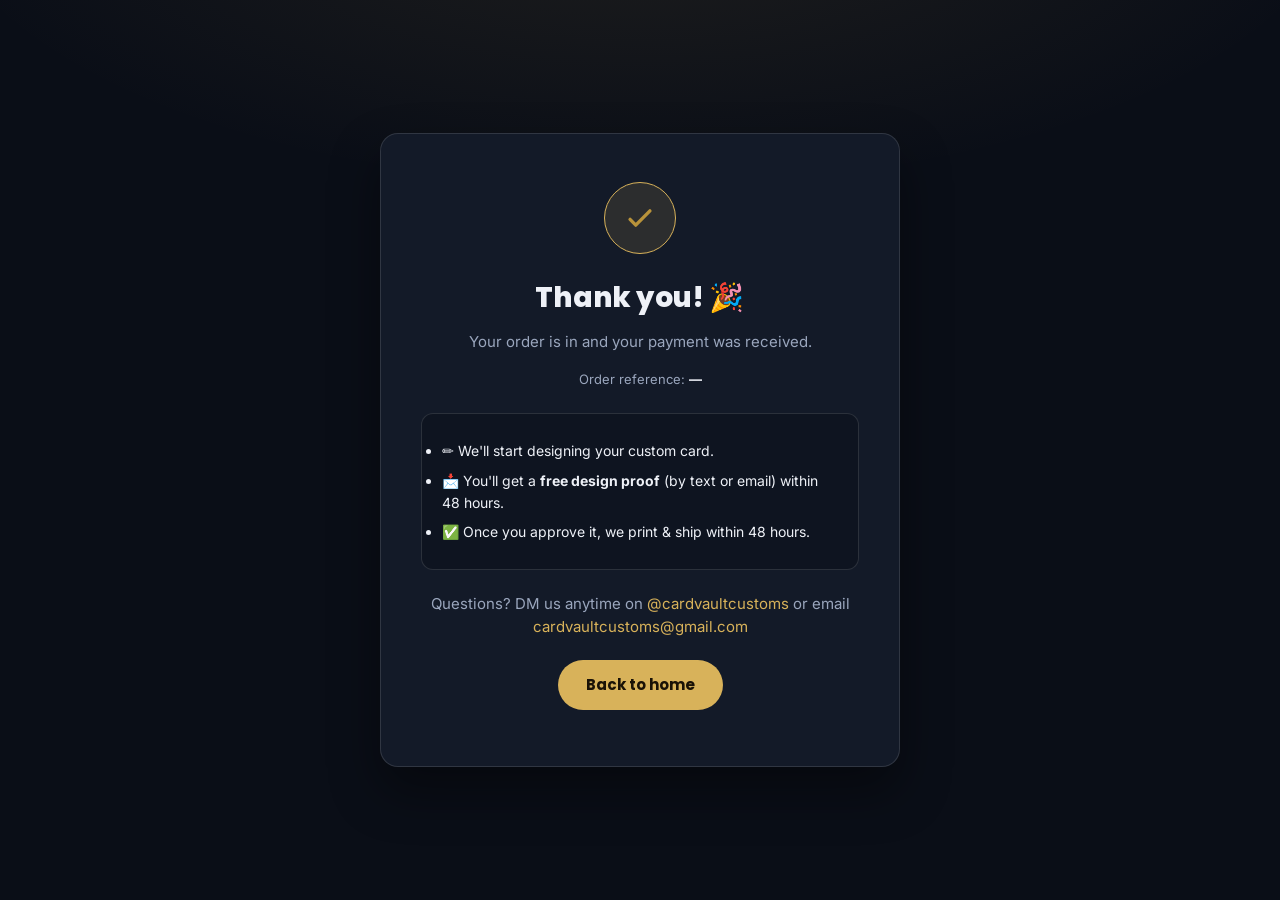
<file: thankyou.html>
<!DOCTYPE html>
<html lang="en">
<head>
<meta charset="UTF-8" />
<meta name="viewport" content="width=device-width, initial-scale=1.0" />
<title>Thank You — Card Vault Customs</title>
<meta name="robots" content="noindex" />
<link rel="icon" type="image/png" sizes="16x16" href="/favicon-16.png?v=3" />
<link rel="icon" type="image/png" sizes="32x32" href="/favicon-32.png?v=3" />
<link rel="icon" type="image/png" sizes="48x48" href="/favicon-48.png?v=3" />
<link rel="icon" type="image/png" sizes="96x96" href="/favicon.png?v=3" />
<link rel="icon" type="image/png" sizes="192x192" href="/favicon-192.png?v=3" />
<link rel="apple-touch-icon" href="/apple-touch-icon.png?v=3" />
<link rel="stylesheet" href="styles.css" />
<style>
  body{min-height:100vh;display:flex;align-items:center;justify-content:center;padding:24px;}
  .card{background:var(--bg-2);border:1px solid var(--line);border-radius:18px;box-shadow:0 24px 50px rgba(0,0,0,0.4);max-width:520px;text-align:center;padding:48px 40px;}
  .badge{width:72px;height:72px;border-radius:50%;background:rgba(216,178,90,0.12);border:1px solid var(--gold);display:flex;align-items:center;justify-content:center;margin:0 auto 22px;}
  h1{font-family:'Poppins',sans-serif;font-size:28px;font-weight:800;margin-bottom:10px;}
  p{color:var(--muted);font-size:15px;margin-bottom:8px;}
  .order{font-size:13px;color:var(--muted);margin:16px 0 24px;}
  .order b{color:var(--ink);}
  .steps{text-align:left;background:#0e1420;border:1px solid var(--line);border-radius:12px;padding:18px 20px;margin:22px 0;font-size:14px;}
  .steps li{margin:8px 0;}
  .btn{display:inline-block;background:var(--gold);color:#1a1206;font-family:'Poppins',sans-serif;font-weight:700;padding:13px 28px;border-radius:999px;text-decoration:none;}
  .btn:hover{background:var(--gold-soft);}
  a.ig{color:var(--gold);text-decoration:none;}
</style>
</head>
<body>
  <div class="card">
    <div class="badge">
      <svg width="34" height="34" viewBox="0 0 24 24" fill="none" stroke="#b8923a" stroke-width="2.4"><path d="M5 13l4 4L19 7" stroke-linecap="round" stroke-linejoin="round"/></svg>
    </div>
    <h1>Thank you! 🎉</h1>
    <p>Your order is in and your payment was received.</p>
    <div class="order">Order reference: <b id="orderRef">—</b></div>

    <ul class="steps">
      <li>✏️ We'll start designing your custom card.</li>
      <li>📩 You'll get a <b>free design proof</b> (by text or email) within 48 hours.</li>
      <li>✅ Once you approve it, we print &amp; ship within 48 hours.</li>
    </ul>

    <p>Questions? DM us anytime on <a class="ig" href="https://www.instagram.com/cardvaultcustoms" target="_blank" rel="noopener">@cardvaultcustoms</a> or email <a class="ig" href="mailto:cardvaultcustoms@gmail.com">cardvaultcustoms@gmail.com</a></p>
    <p style="margin-top:22px;"><a class="btn" href="index.html">Back to home</a></p>
  </div>

  <script>
    var params = new URLSearchParams(window.location.search);
    var o = params.get('order');
    if(o){ document.getElementById('orderRef').textContent = o; }
  </script>
</body>
</html>
</file>
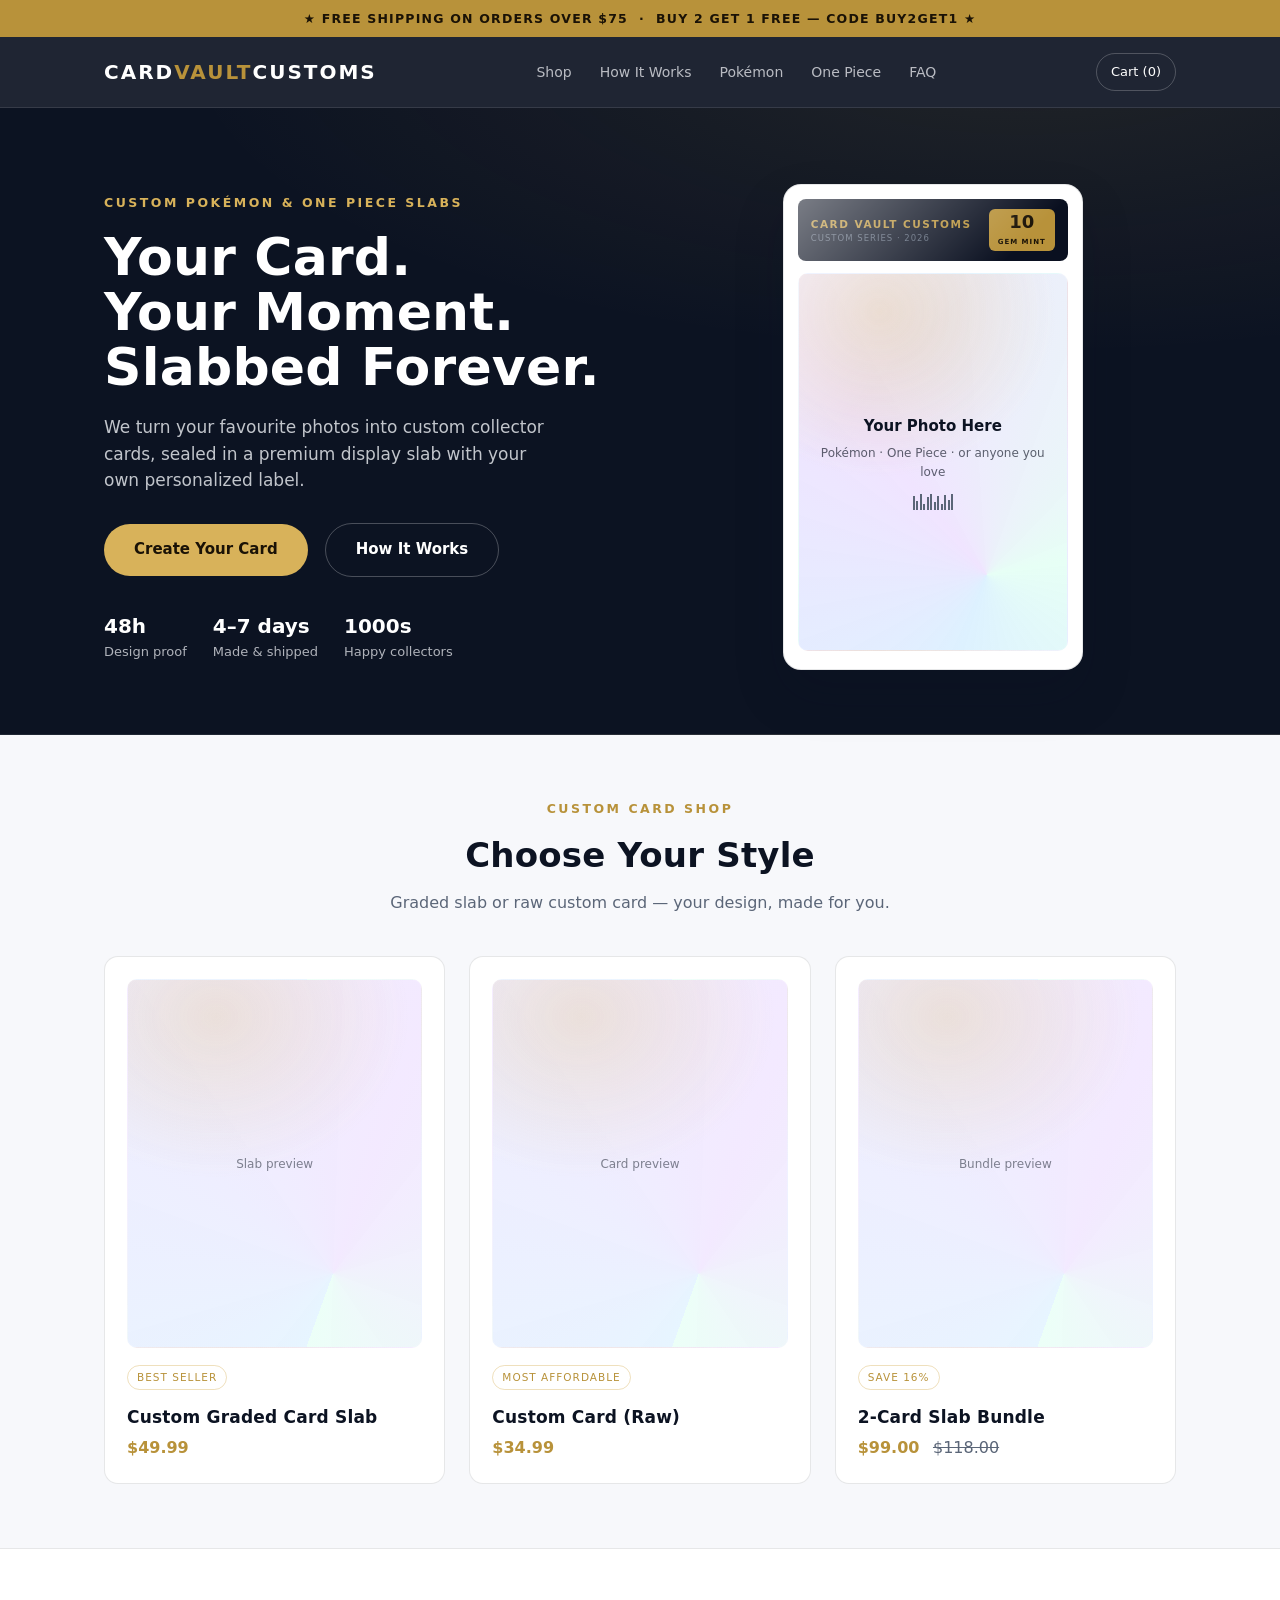
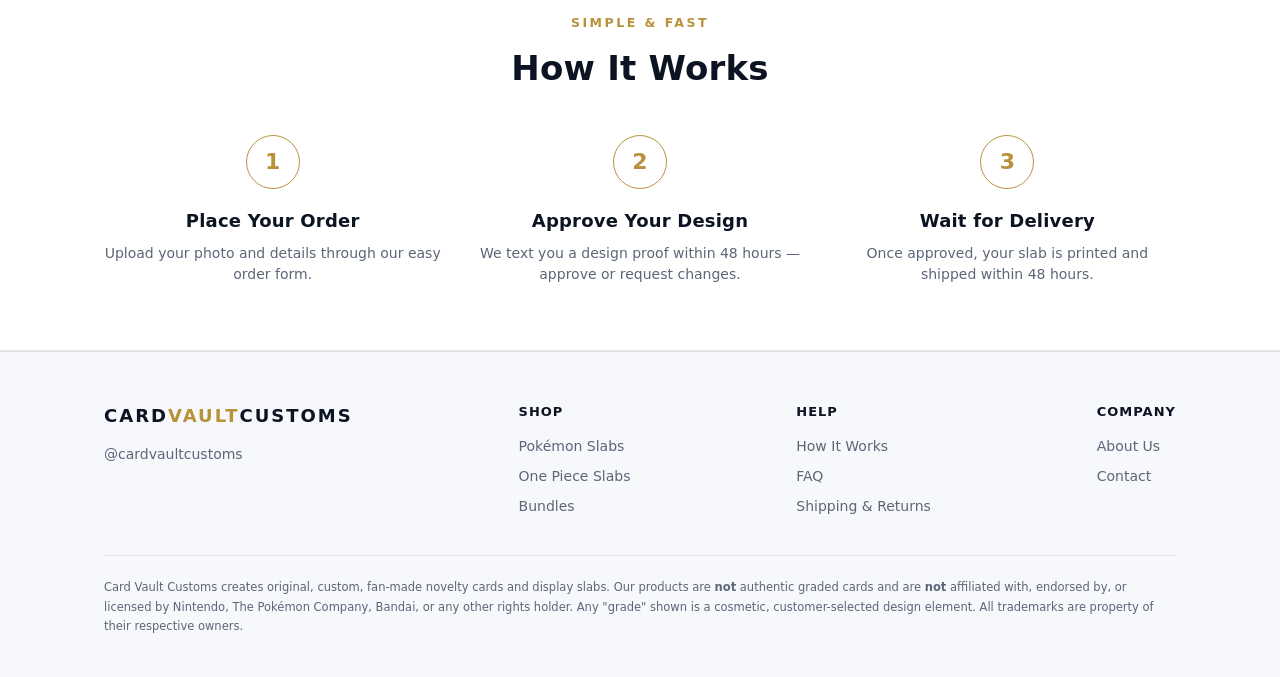
<file: theme-preview-hybrid.html>
<!DOCTYPE html>
<html lang="en">
<head>
<meta charset="UTF-8" />
<meta name="viewport" content="width=device-width, initial-scale=1.0" />
<title>Card Vault Customs — Theme Preview</title>
<style>
  :root {
    --bg: #f7f8fb;            /* soft off-white */
    --bg-2: #ffffff;          /* clean white panels */
    --ink: #0c1322;           /* deep vault navy text */
    --muted: #5b6678;         /* secondary gray-navy */
    --gold: #b8923a;          /* slightly deeper gold for contrast on white */
    --gold-soft: #d8b25a;
    --navy: #0c1322;          /* accent navy for slab label */
    --line: rgba(12,19,34,0.10);
    --slab-plastic: #ffffff;
    --radius: 14px;
    --font-display: "Poppins", "Trebuchet MS", system-ui, sans-serif;
    --font-body: "Inter", system-ui, -apple-system, sans-serif;
  }
  * { box-sizing: border-box; margin: 0; padding: 0; }
  html { scroll-behavior: smooth; }
  body {
    font-family: var(--font-body);
    background: var(--bg);
    color: var(--ink);
    line-height: 1.55;
    -webkit-font-smoothing: antialiased;
  }
  h1,h2,h3 { font-family: var(--font-display); letter-spacing: 0.2px; }
  a { color: inherit; text-decoration: none; }
  .wrap { max-width: 1120px; margin: 0 auto; padding: 0 24px; }

  /* ---------- Announcement bar ---------- */
  .announce {
    background: var(--gold);
    color: #1a1206;
    text-align: center;
    font-size: 12.5px;
    font-weight: 700;
    letter-spacing: 1.2px;
    padding: 9px 12px;
    text-transform: uppercase;
  }

  /* ---------- Header ---------- */
  header.site {
    position: sticky; top: 0; z-index: 50;
    background: rgba(255,255,255,0.88);
    backdrop-filter: blur(10px);
    border-bottom: 1px solid var(--line);
  }
  .nav { display: flex; align-items: center; justify-content: space-between; height: 70px; }
  .logo { font-family: var(--font-display); font-weight: 800; font-size: 20px; letter-spacing: 2px; }
  .logo span { color: var(--gold); }
  .nav-links { display: flex; gap: 28px; font-size: 14px; color: var(--muted); }
  .nav-links a:hover { color: var(--ink); }
  .cart { font-size: 13px; border: 1px solid var(--line); padding: 8px 14px; border-radius: 999px; color: var(--ink); }

  /* ---------- Hero ---------- */
  .hero { padding: 76px 0 64px; }
  .hero-grid { display: grid; grid-template-columns: 1.05fr 0.95fr; gap: 48px; align-items: center; }
  .eyebrow { color: var(--gold); font-weight: 700; font-size: 12.5px; letter-spacing: 2.5px; text-transform: uppercase; margin-bottom: 18px; }
  .hero h1 { font-size: 52px; line-height: 1.05; font-weight: 800; margin-bottom: 20px; }
  .hero p { color: var(--muted); font-size: 17px; max-width: 460px; margin-bottom: 30px; }
  .btn {
    display: inline-block; background: var(--gold); color: #1a1206;
    font-weight: 700; font-size: 15px; padding: 14px 30px; border-radius: 999px;
    transition: transform .15s ease, background .15s ease;
  }
  .btn:hover { transform: translateY(-2px); background: var(--gold-soft); }
  .btn.ghost { background: transparent; color: var(--ink); border: 1px solid var(--line); margin-left: 12px; }
  .trust { display: flex; gap: 26px; margin-top: 34px; color: var(--muted); font-size: 13px; }
  .trust b { color: var(--ink); display: block; font-size: 20px; font-family: var(--font-display); }

  /* ---------- The Slab component (the star) ---------- */
  .slab {
    position: relative;
    width: 300px; margin: 0 auto;
    background: var(--slab-plastic);
    border: 1px solid rgba(12,19,34,0.10);
    border-radius: 18px;
    padding: 14px 14px 18px;
    box-shadow: 0 24px 50px rgba(12,19,34,0.18), inset 0 1px 0 rgba(255,255,255,0.9);
  }
  .slab::after { /* plastic sheen */
    content:""; position:absolute; inset:0; border-radius:18px; pointer-events:none;
    background: linear-gradient(135deg, rgba(255,255,255,0.5) 0%, rgba(255,255,255,0) 38%);
  }
  .slab-label {
    display:flex; align-items:center; justify-content:space-between;
    background: #0a1020; border:1px solid var(--line);
    border-radius: 8px; padding: 9px 12px; margin-bottom: 12px;
  }
  .slab-label .brand { font-family: var(--font-display); font-weight:800; font-size:10.5px; letter-spacing:1.5px; color: var(--gold); }
  .slab-label .sub { font-size: 8.5px; color: var(--muted); letter-spacing: 1px; }
  .grade-badge {
    text-align:center; background: var(--gold); color:#1a1206;
    border-radius:6px; padding:4px 9px; font-family: var(--font-display); font-weight:800; line-height:1;
  }
  .grade-badge b { font-size: 18px; display:block; }
  .grade-badge small { font-size: 7px; letter-spacing: 1px; }
  .slab-window {
    aspect-ratio: 5/7; border-radius: 10px; overflow:hidden;
    border: 1px solid rgba(255,255,255,0.14);
    background:
      radial-gradient(120% 80% at 30% 10%, rgba(216,178,90,0.30), transparent 55%),
      conic-gradient(from 200deg at 70% 80%, rgba(120,200,255,0.25), rgba(180,120,255,0.20), rgba(120,255,200,0.18), rgba(120,200,255,0.25));
    display:flex; align-items:center; justify-content:center;
  }
  .slab-window .ph { text-align:center; color: rgba(12,19,34,0.65); font-size: 12px; padding: 0 18px; }
  .slab-window .ph .big { font-family: var(--font-display); font-size: 15px; font-weight:700; color:#0c1322; margin-bottom:6px; }
  .barcode { height: 16px; margin-top:2px; display:flex; gap:1.5px; align-items:flex-end; }
  .barcode i { width:2px; background: var(--muted); display:block; }

  /* ---------- Section heads ---------- */
  section { padding: 64px 0; }
  .sec-head { text-align:center; margin-bottom: 40px; }
  .sec-head .eyebrow { margin-bottom: 10px; }
  .sec-head h2 { font-size: 34px; font-weight: 800; }
  .sec-head p { color: var(--muted); margin-top: 10px; }

  /* ---------- Product grid ---------- */
  .products { display: grid; grid-template-columns: repeat(3, 1fr); gap: 24px; }
  .product {
    background: var(--bg-2); border: 1px solid var(--line); border-radius: var(--radius);
    padding: 22px; transition: border-color .15s ease, transform .15s ease;
  }
  .product:hover { border-color: rgba(216,178,90,0.5); transform: translateY(-4px); }
  .product .mini-slab {
    aspect-ratio: 4/5; border-radius: 10px; margin-bottom: 16px;
    border:1px solid rgba(255,255,255,0.14);
    background:
      radial-gradient(120% 80% at 30% 10%, rgba(216,178,90,0.22), transparent 55%),
      conic-gradient(from 200deg at 70% 80%, rgba(120,200,255,0.18), rgba(180,120,255,0.16), rgba(120,255,200,0.14));
    display:flex; align-items:center; justify-content:center; color: rgba(12,19,34,0.5); font-size: 12px;
  }
  .product h3 { font-size: 17px; font-weight: 700; margin-bottom: 6px; }
  .product .price { color: var(--gold); font-weight: 700; }
  .product .price s { color: var(--muted); font-weight: 400; margin-left: 8px; }
  .tag { display:inline-block; font-size: 10.5px; letter-spacing: 1px; text-transform: uppercase; color: var(--gold); border:1px solid rgba(216,178,90,0.4); padding: 3px 9px; border-radius: 999px; margin-bottom: 14px; }

  /* ---------- How it works ---------- */
  .how { background: var(--bg-2); border-top: 1px solid var(--line); border-bottom: 1px solid var(--line); }
  .steps { display:grid; grid-template-columns: repeat(3,1fr); gap: 30px; }
  .step { text-align:center; }
  .step .num {
    width:54px; height:54px; margin:0 auto 18px; border-radius:50%;
    border:1px solid var(--gold); color: var(--gold); font-family: var(--font-display); font-weight:800; font-size:22px;
    display:flex; align-items:center; justify-content:center;
  }
  .step h3 { font-size: 18px; margin-bottom: 8px; }
  .step p { color: var(--muted); font-size: 14px; }

  /* ---------- Footer ---------- */
  footer { padding: 50px 0 40px; border-top:1px solid var(--line); }
  .foot-grid { display:flex; justify-content: space-between; flex-wrap: wrap; gap: 24px; margin-bottom: 30px; }
  .foot-grid a { color: var(--muted); font-size: 14px; display:block; margin-bottom: 8px; }
  .foot-grid a:hover { color: var(--ink); }
  .foot-col h4 { font-size: 13px; letter-spacing: 1px; text-transform: uppercase; margin-bottom: 14px; color: var(--ink); }
  .disclaimer { color: var(--muted); font-size: 11.5px; line-height: 1.7; border-top:1px solid var(--line); padding-top: 22px; }

  @media (max-width: 880px) {
    .hero-grid { grid-template-columns: 1fr; gap: 40px; }
    .hero h1 { font-size: 38px; }
    .products { grid-template-columns: 1fr; }
    .steps { grid-template-columns: 1fr; }
    .nav-links { display:none; }
  }

  /* ===== HYBRID: dark navy top band (header + hero), light page below ===== */
  header.site {
    background: rgba(12,19,34,0.92);
    border-bottom: 1px solid rgba(255,255,255,0.10);
  }
  header.site .logo { color: #ffffff; }
  header.site .nav-links { color: rgba(245,247,251,0.72); }
  header.site .nav-links a:hover { color: #ffffff; }
  header.site .cart { color: #ffffff; border-color: rgba(255,255,255,0.22); }

  .hero {
    background:
      radial-gradient(120% 90% at 80% -10%, rgba(216,178,90,0.10), transparent 55%),
      #0c1322;
    border-bottom: 1px solid rgba(255,255,255,0.08);
  }
  .hero .eyebrow { color: #d8b25a; }
  .hero h1 { color: #ffffff; }
  .hero p { color: rgba(245,247,251,0.78); }
  .hero .btn { background: #d8b25a; color: #1a1206; }
  .hero .btn:hover { background: #e7cd8f; }
  .hero .btn.ghost { background: transparent; color: #ffffff; border-color: rgba(255,255,255,0.25); }
  .hero .trust { color: rgba(245,247,251,0.7); }
  .hero .trust b { color: #ffffff; }
</style>
</head>
<body>

  <div class="announce">★ Free shipping on orders over $75 &nbsp;·&nbsp; Buy 2 Get 1 Free — code BUY2GET1 ★</div>

  <header class="site">
    <div class="wrap nav">
      <div class="logo">CARD<span>VAULT</span>CUSTOMS</div>
      <nav class="nav-links">
        <a href="#shop">Shop</a>
        <a href="#how">How It Works</a>
        <a href="#">Pokémon</a>
        <a href="#">One Piece</a>
        <a href="#">FAQ</a>
      </nav>
      <a href="#shop" class="cart">Cart (0)</a>
    </div>
  </header>

  <!-- HERO -->
  <div class="hero">
    <div class="wrap hero-grid">
      <div>
        <div class="eyebrow">Custom Pokémon &amp; One Piece Slabs</div>
        <h1>Your Card.<br>Your Moment.<br>Slabbed Forever.</h1>
        <p>We turn your favourite photos into custom collector cards, sealed in a premium display slab with your own personalized label.</p>
        <div>
          <a href="#shop" class="btn">Create Your Card</a>
          <a href="#how" class="btn ghost">How It Works</a>
        </div>
        <div class="trust">
          <div><b>48h</b>Design proof</div>
          <div><b>4–7 days</b>Made &amp; shipped</div>
          <div><b>1000s</b>Happy collectors</div>
        </div>
      </div>

      <!-- The signature slab -->
      <div class="slab">
        <div class="slab-label">
          <div>
            <div class="brand">CARD VAULT CUSTOMS</div>
            <div class="sub">CUSTOM SERIES · 2026</div>
          </div>
          <div class="grade-badge"><b>10</b><small>GEM MINT</small></div>
        </div>
        <div class="slab-window">
          <div class="ph">
            <div class="big">Your Photo Here</div>
            <div>Pokémon · One Piece · or anyone you love</div>
            <div class="barcode" style="justify-content:center;margin-top:12px;">
              <i style="height:14px"></i><i style="height:9px"></i><i style="height:16px"></i><i style="height:6px"></i>
              <i style="height:13px"></i><i style="height:16px"></i><i style="height:8px"></i><i style="height:14px"></i>
              <i style="height:6px"></i><i style="height:15px"></i><i style="height:10px"></i><i style="height:16px"></i>
            </div>
          </div>
        </div>
      </div>
    </div>
  </div>

  <!-- PRODUCTS -->
  <section id="shop">
    <div class="wrap">
      <div class="sec-head">
        <div class="eyebrow">Custom Card Shop</div>
        <h2>Choose Your Style</h2>
        <p>Graded slab or raw custom card — your design, made for you.</p>
      </div>
      <div class="products">
        <div class="product">
          <div class="mini-slab">Slab preview</div>
          <div class="tag">Best Seller</div>
          <h3>Custom Graded Card Slab</h3>
          <div class="price">$49.99</div>
        </div>
        <div class="product">
          <div class="mini-slab">Card preview</div>
          <div class="tag">Most Affordable</div>
          <h3>Custom Card (Raw)</h3>
          <div class="price">$34.99</div>
        </div>
        <div class="product">
          <div class="mini-slab">Bundle preview</div>
          <div class="tag">Save 16%</div>
          <h3>2-Card Slab Bundle</h3>
          <div class="price">$99.00 <s>$118.00</s></div>
        </div>
      </div>
    </div>
  </section>

  <!-- HOW IT WORKS -->
  <section id="how" class="how">
    <div class="wrap">
      <div class="sec-head">
        <div class="eyebrow">Simple &amp; Fast</div>
        <h2>How It Works</h2>
      </div>
      <div class="steps">
        <div class="step">
          <div class="num">1</div>
          <h3>Place Your Order</h3>
          <p>Upload your photo and details through our easy order form.</p>
        </div>
        <div class="step">
          <div class="num">2</div>
          <h3>Approve Your Design</h3>
          <p>We text you a design proof within 48 hours — approve or request changes.</p>
        </div>
        <div class="step">
          <div class="num">3</div>
          <h3>Wait for Delivery</h3>
          <p>Once approved, your slab is printed and shipped within 48 hours.</p>
        </div>
      </div>
    </div>
  </section>

  <!-- FOOTER -->
  <footer>
    <div class="wrap">
      <div class="foot-grid">
        <div class="foot-col">
          <div class="logo" style="font-size:18px;margin-bottom:14px;">CARD<span>VAULT</span>CUSTOMS</div>
          <a href="https://www.instagram.com/cardvaultcustoms">@cardvaultcustoms</a>
        </div>
        <div class="foot-col">
          <h4>Shop</h4>
          <a href="#">Pokémon Slabs</a>
          <a href="#">One Piece Slabs</a>
          <a href="#">Bundles</a>
        </div>
        <div class="foot-col">
          <h4>Help</h4>
          <a href="#">How It Works</a>
          <a href="#">FAQ</a>
          <a href="#">Shipping &amp; Returns</a>
        </div>
        <div class="foot-col">
          <h4>Company</h4>
          <a href="#">About Us</a>
          <a href="#">Contact</a>
        </div>
      </div>
      <p class="disclaimer">
        Card Vault Customs creates original, custom, fan-made novelty cards and display slabs. Our products are <b>not</b> authentic graded cards and are <b>not</b> affiliated with, endorsed by, or licensed by Nintendo, The Pokémon Company, Bandai, or any other rights holder. Any "grade" shown is a cosmetic, customer-selected design element. All trademarks are property of their respective owners.
      </p>
    </div>
  </footer>

</body>
</html>
</file>
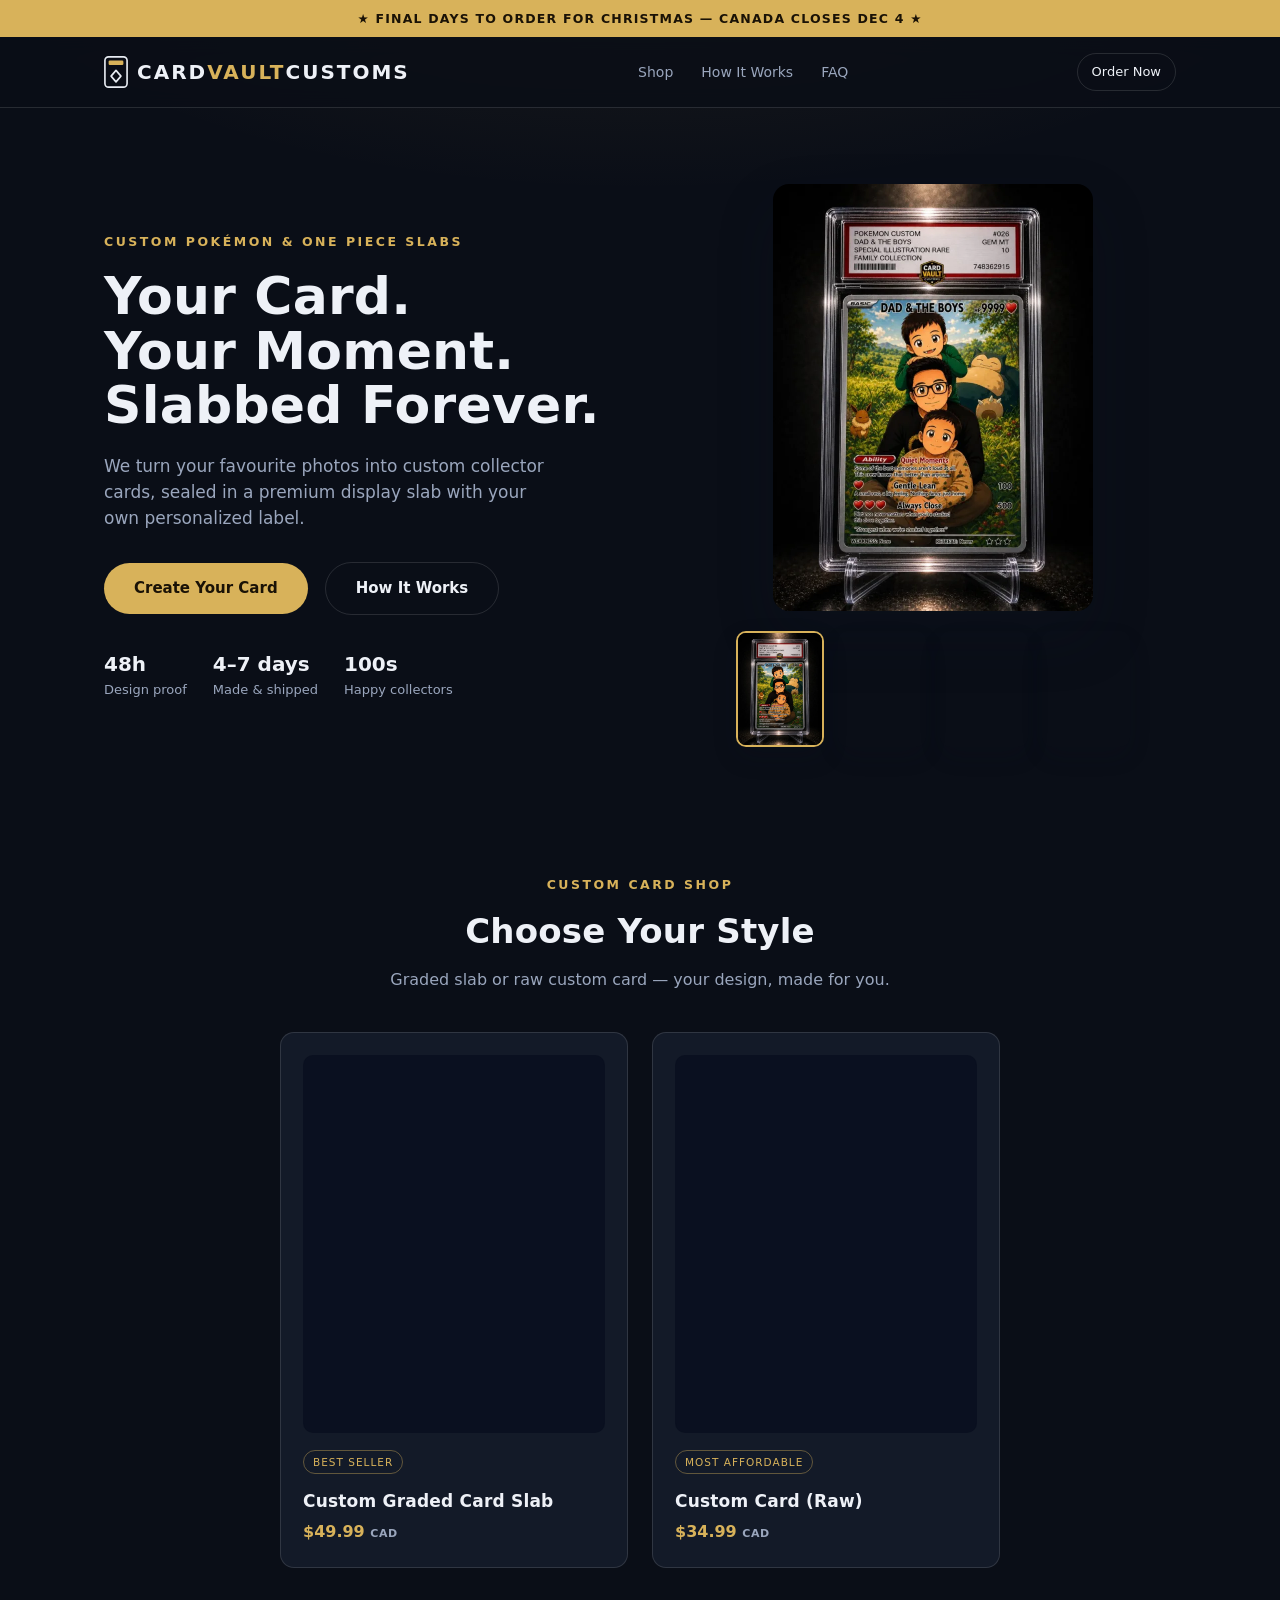
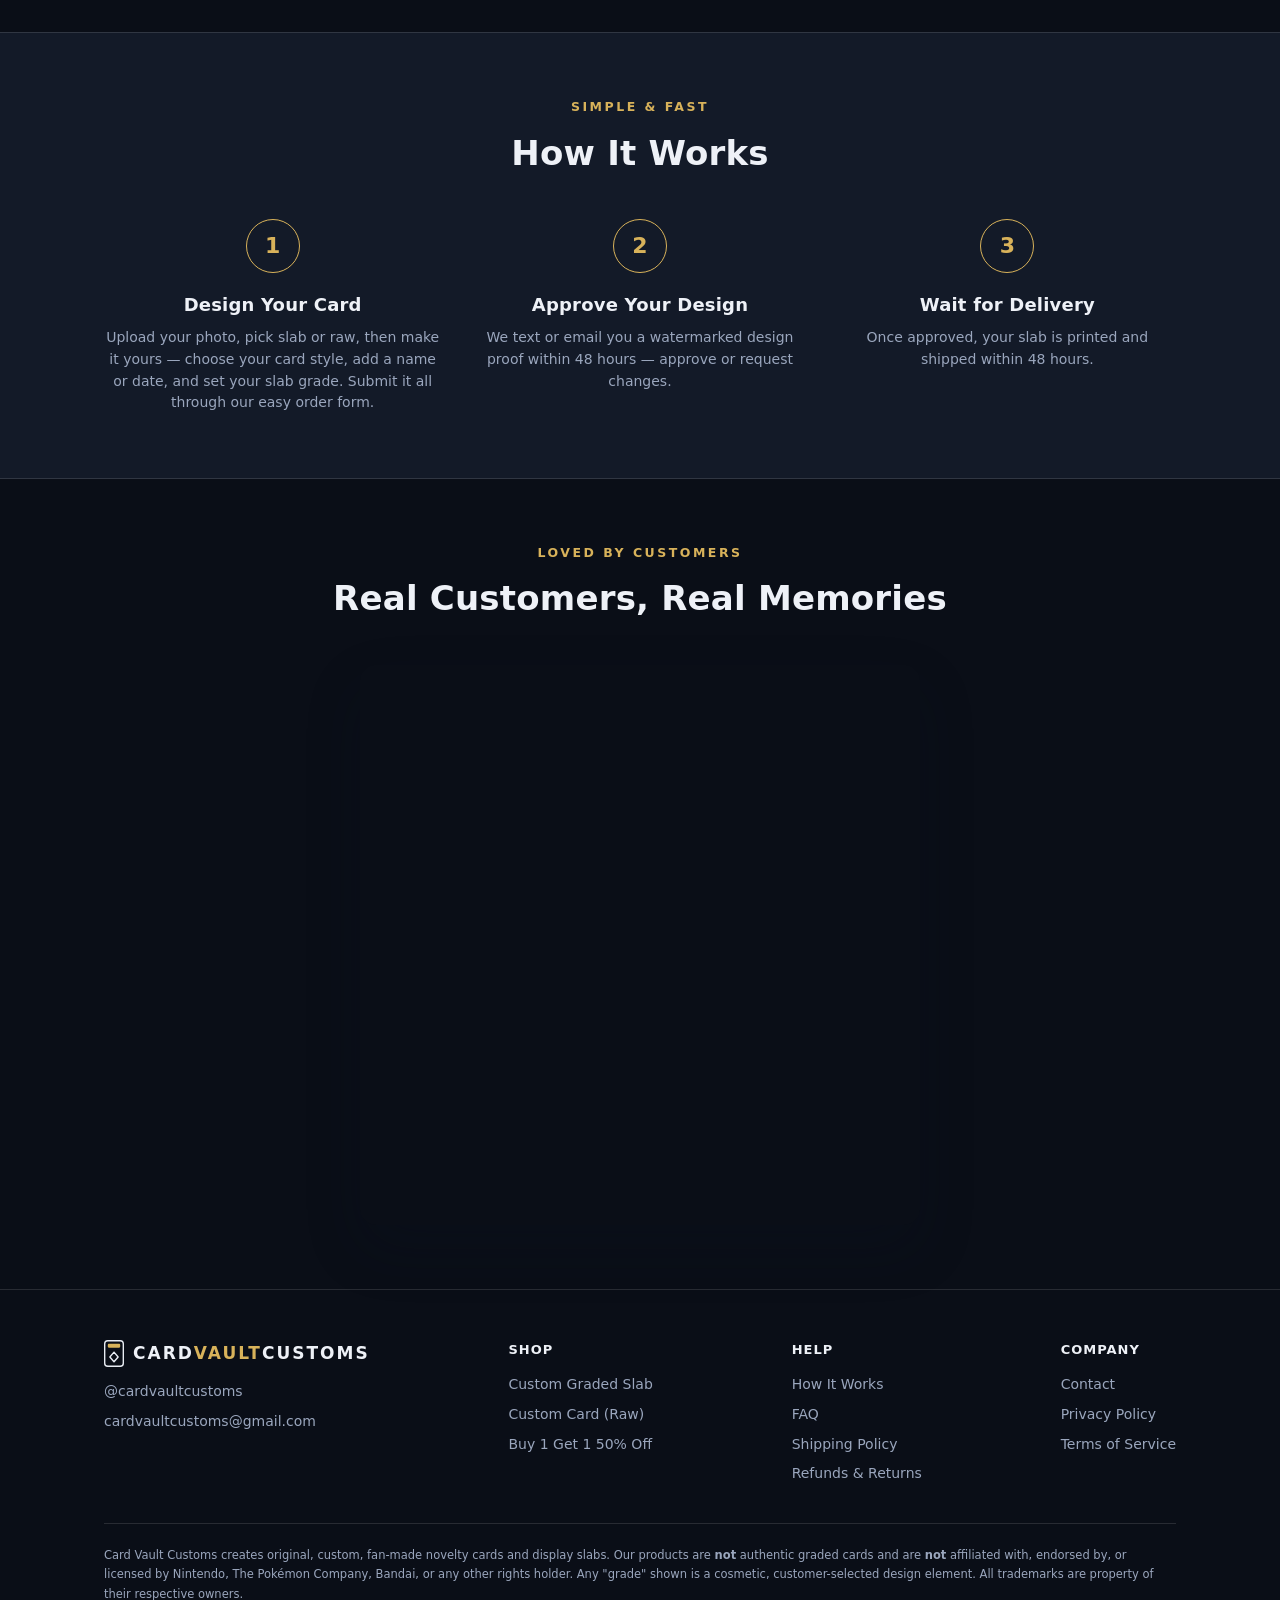
<file: theme-preview-light.html>
<!DOCTYPE html>
<html lang="en">
<head>
  <meta charset="UTF-8" />
  <meta http-equiv="refresh" content="0; url=index.html" />
  <title>Card Vault Customs</title>
  <link rel="canonical" href="https://cardvaultcustoms.com/" />
</head>
<body>
  <p>Redirecting to <a href="index.html">Card Vault Customs</a>…</p>
</body>
</html>
</file>
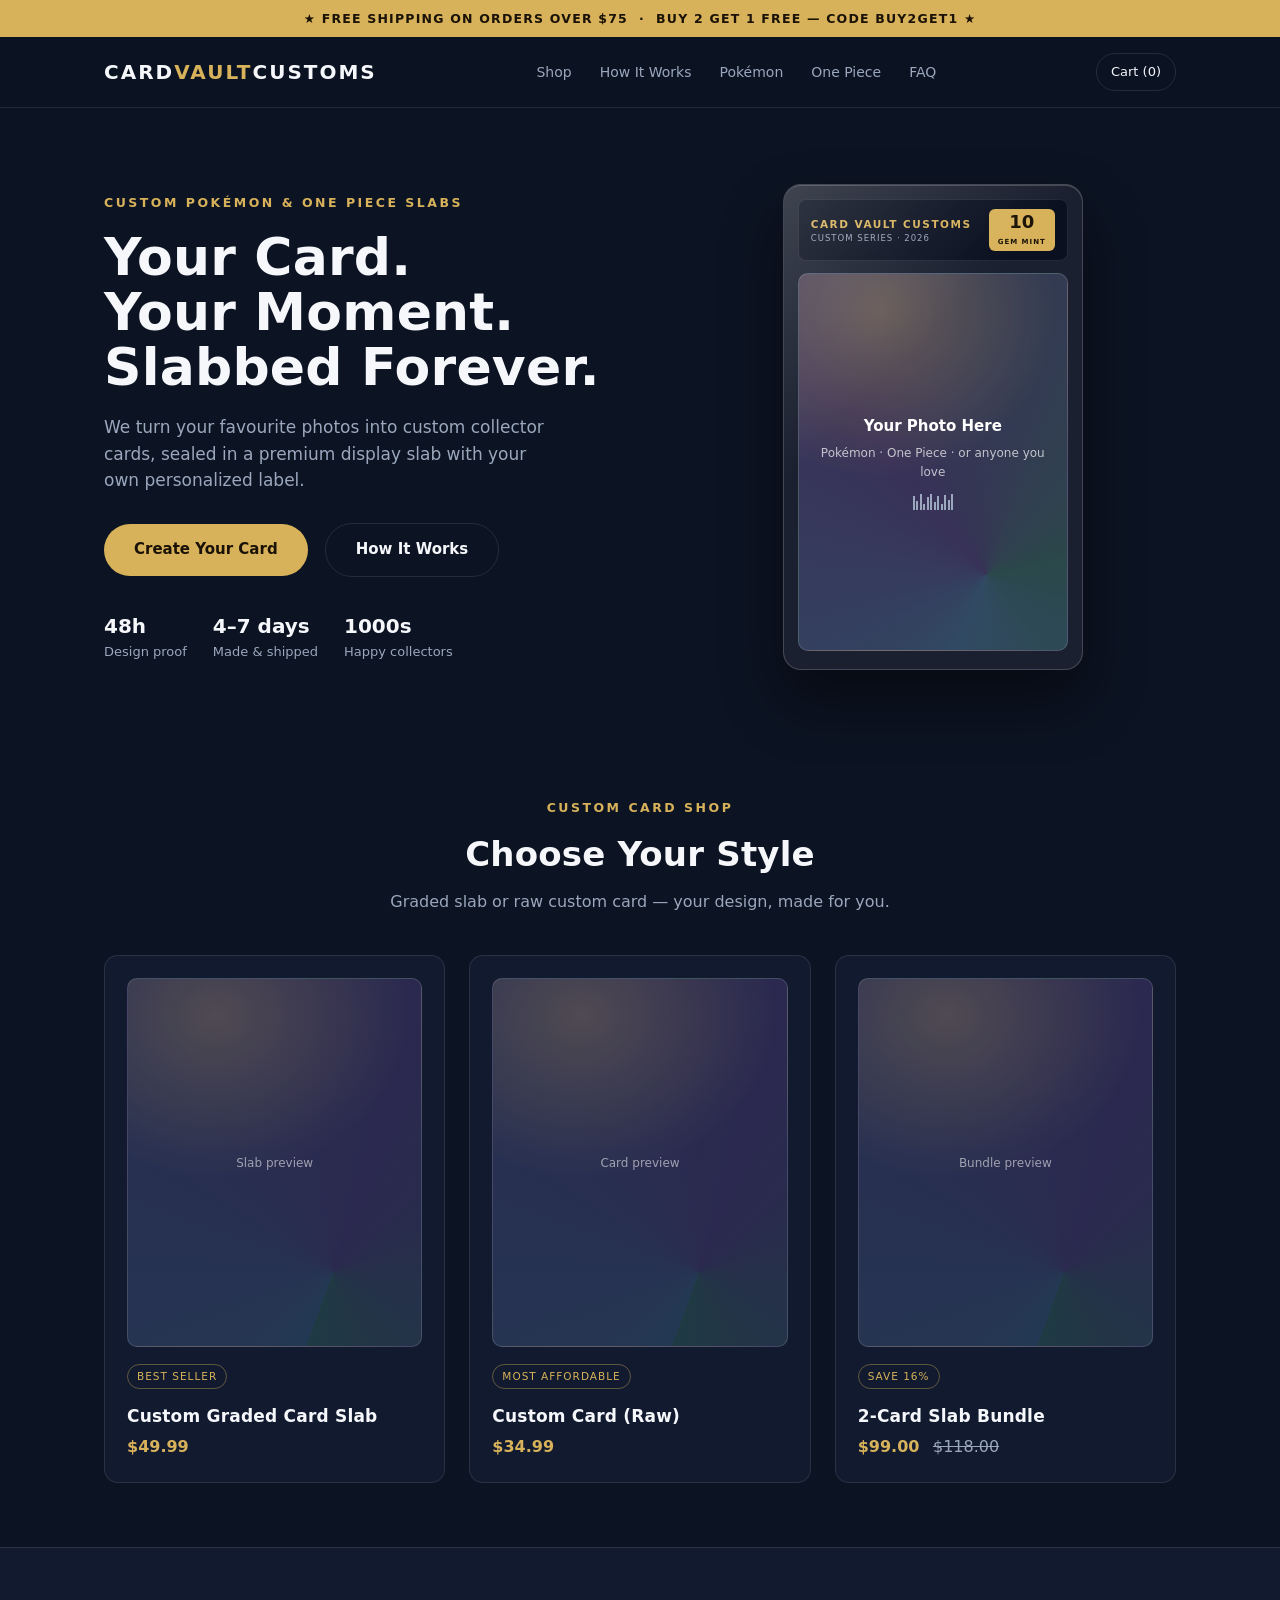
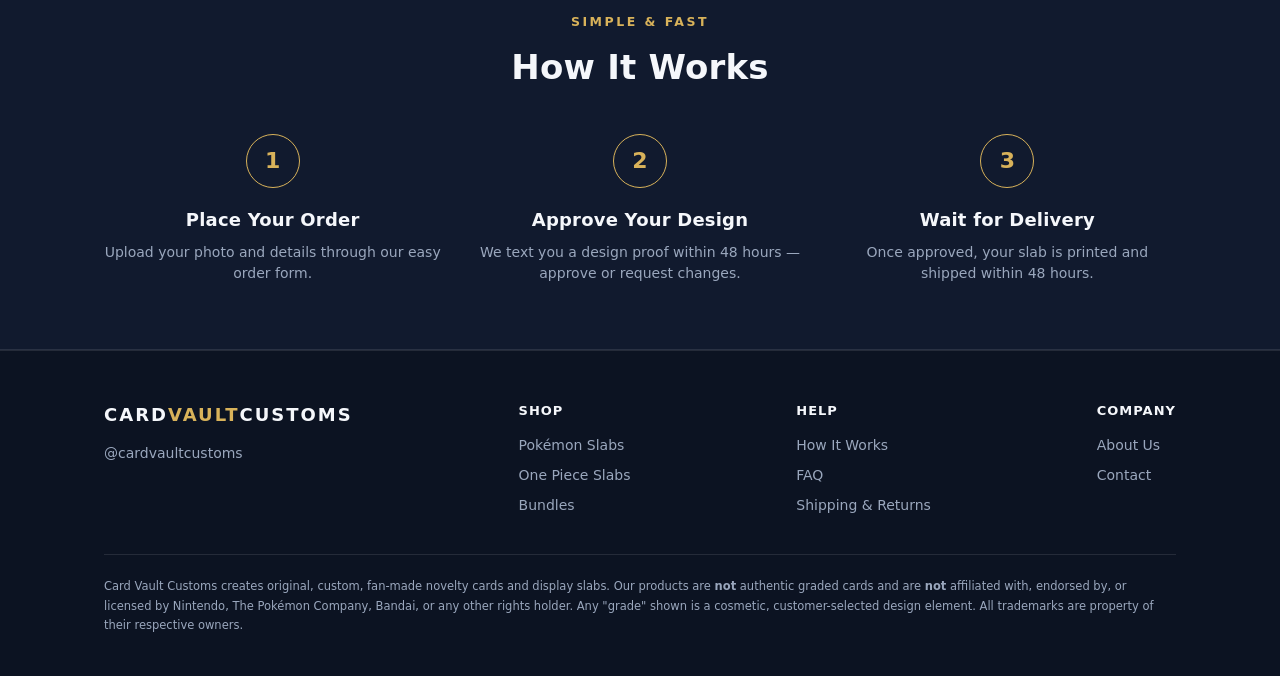
<file: theme-preview.html>
<!DOCTYPE html>
<html lang="en">
<head>
<meta charset="UTF-8" />
<meta name="viewport" content="width=device-width, initial-scale=1.0" />
<title>Card Vault Customs — Theme Preview</title>
<style>
  :root {
    --bg: #0c1322;            /* deep vault navy */
    --bg-2: #111a2e;          /* slightly lighter panel */
    --ink: #f5f7fb;           /* near-white text */
    --muted: #9aa7bd;         /* secondary text */
    --gold: #d8b25a;          /* premium gold accent */
    --gold-soft: #e7cd8f;
    --line: rgba(255,255,255,0.10);
    --slab-plastic: rgba(255,255,255,0.06);
    --radius: 14px;
    --font-display: "Poppins", "Trebuchet MS", system-ui, sans-serif;
    --font-body: "Inter", system-ui, -apple-system, sans-serif;
  }
  * { box-sizing: border-box; margin: 0; padding: 0; }
  html { scroll-behavior: smooth; }
  body {
    font-family: var(--font-body);
    background: var(--bg);
    color: var(--ink);
    line-height: 1.55;
    -webkit-font-smoothing: antialiased;
  }
  h1,h2,h3 { font-family: var(--font-display); letter-spacing: 0.2px; }
  a { color: inherit; text-decoration: none; }
  .wrap { max-width: 1120px; margin: 0 auto; padding: 0 24px; }

  /* ---------- Announcement bar ---------- */
  .announce {
    background: var(--gold);
    color: #1a1206;
    text-align: center;
    font-size: 12.5px;
    font-weight: 700;
    letter-spacing: 1.2px;
    padding: 9px 12px;
    text-transform: uppercase;
  }

  /* ---------- Header ---------- */
  header.site {
    position: sticky; top: 0; z-index: 50;
    background: rgba(12,19,34,0.86);
    backdrop-filter: blur(10px);
    border-bottom: 1px solid var(--line);
  }
  .nav { display: flex; align-items: center; justify-content: space-between; height: 70px; }
  .logo { font-family: var(--font-display); font-weight: 800; font-size: 20px; letter-spacing: 2px; }
  .logo span { color: var(--gold); }
  .nav-links { display: flex; gap: 28px; font-size: 14px; color: var(--muted); }
  .nav-links a:hover { color: var(--ink); }
  .cart { font-size: 13px; border: 1px solid var(--line); padding: 8px 14px; border-radius: 999px; color: var(--ink); }

  /* ---------- Hero ---------- */
  .hero { padding: 76px 0 64px; }
  .hero-grid { display: grid; grid-template-columns: 1.05fr 0.95fr; gap: 48px; align-items: center; }
  .eyebrow { color: var(--gold); font-weight: 700; font-size: 12.5px; letter-spacing: 2.5px; text-transform: uppercase; margin-bottom: 18px; }
  .hero h1 { font-size: 52px; line-height: 1.05; font-weight: 800; margin-bottom: 20px; }
  .hero p { color: var(--muted); font-size: 17px; max-width: 460px; margin-bottom: 30px; }
  .btn {
    display: inline-block; background: var(--gold); color: #1a1206;
    font-weight: 700; font-size: 15px; padding: 14px 30px; border-radius: 999px;
    transition: transform .15s ease, background .15s ease;
  }
  .btn:hover { transform: translateY(-2px); background: var(--gold-soft); }
  .btn.ghost { background: transparent; color: var(--ink); border: 1px solid var(--line); margin-left: 12px; }
  .trust { display: flex; gap: 26px; margin-top: 34px; color: var(--muted); font-size: 13px; }
  .trust b { color: var(--ink); display: block; font-size: 20px; font-family: var(--font-display); }

  /* ---------- The Slab component (the star) ---------- */
  .slab {
    position: relative;
    width: 300px; margin: 0 auto;
    background: var(--slab-plastic);
    border: 1px solid rgba(255,255,255,0.18);
    border-radius: 18px;
    padding: 14px 14px 18px;
    box-shadow: 0 30px 60px rgba(0,0,0,0.45), inset 0 1px 0 rgba(255,255,255,0.18);
  }
  .slab::after { /* plastic sheen */
    content:""; position:absolute; inset:0; border-radius:18px; pointer-events:none;
    background: linear-gradient(135deg, rgba(255,255,255,0.16) 0%, rgba(255,255,255,0) 38%);
  }
  .slab-label {
    display:flex; align-items:center; justify-content:space-between;
    background: #0a1020; border:1px solid var(--line);
    border-radius: 8px; padding: 9px 12px; margin-bottom: 12px;
  }
  .slab-label .brand { font-family: var(--font-display); font-weight:800; font-size:10.5px; letter-spacing:1.5px; color: var(--gold); }
  .slab-label .sub { font-size: 8.5px; color: var(--muted); letter-spacing: 1px; }
  .grade-badge {
    text-align:center; background: var(--gold); color:#1a1206;
    border-radius:6px; padding:4px 9px; font-family: var(--font-display); font-weight:800; line-height:1;
  }
  .grade-badge b { font-size: 18px; display:block; }
  .grade-badge small { font-size: 7px; letter-spacing: 1px; }
  .slab-window {
    aspect-ratio: 5/7; border-radius: 10px; overflow:hidden;
    border: 1px solid rgba(255,255,255,0.14);
    background:
      radial-gradient(120% 80% at 30% 10%, rgba(216,178,90,0.30), transparent 55%),
      conic-gradient(from 200deg at 70% 80%, rgba(120,200,255,0.25), rgba(180,120,255,0.20), rgba(120,255,200,0.18), rgba(120,200,255,0.25));
    display:flex; align-items:center; justify-content:center;
  }
  .slab-window .ph { text-align:center; color: rgba(255,255,255,0.7); font-size: 12px; padding: 0 18px; }
  .slab-window .ph .big { font-family: var(--font-display); font-size: 15px; font-weight:700; color:#fff; margin-bottom:6px; }
  .barcode { height: 16px; margin-top:2px; display:flex; gap:1.5px; align-items:flex-end; }
  .barcode i { width:2px; background: var(--muted); display:block; }

  /* ---------- Section heads ---------- */
  section { padding: 64px 0; }
  .sec-head { text-align:center; margin-bottom: 40px; }
  .sec-head .eyebrow { margin-bottom: 10px; }
  .sec-head h2 { font-size: 34px; font-weight: 800; }
  .sec-head p { color: var(--muted); margin-top: 10px; }

  /* ---------- Product grid ---------- */
  .products { display: grid; grid-template-columns: repeat(3, 1fr); gap: 24px; }
  .product {
    background: var(--bg-2); border: 1px solid var(--line); border-radius: var(--radius);
    padding: 22px; transition: border-color .15s ease, transform .15s ease;
  }
  .product:hover { border-color: rgba(216,178,90,0.5); transform: translateY(-4px); }
  .product .mini-slab {
    aspect-ratio: 4/5; border-radius: 10px; margin-bottom: 16px;
    border:1px solid rgba(255,255,255,0.14);
    background:
      radial-gradient(120% 80% at 30% 10%, rgba(216,178,90,0.22), transparent 55%),
      conic-gradient(from 200deg at 70% 80%, rgba(120,200,255,0.18), rgba(180,120,255,0.16), rgba(120,255,200,0.14));
    display:flex; align-items:center; justify-content:center; color: rgba(255,255,255,0.55); font-size: 12px;
  }
  .product h3 { font-size: 17px; font-weight: 700; margin-bottom: 6px; }
  .product .price { color: var(--gold); font-weight: 700; }
  .product .price s { color: var(--muted); font-weight: 400; margin-left: 8px; }
  .tag { display:inline-block; font-size: 10.5px; letter-spacing: 1px; text-transform: uppercase; color: var(--gold); border:1px solid rgba(216,178,90,0.4); padding: 3px 9px; border-radius: 999px; margin-bottom: 14px; }

  /* ---------- How it works ---------- */
  .how { background: var(--bg-2); border-top: 1px solid var(--line); border-bottom: 1px solid var(--line); }
  .steps { display:grid; grid-template-columns: repeat(3,1fr); gap: 30px; }
  .step { text-align:center; }
  .step .num {
    width:54px; height:54px; margin:0 auto 18px; border-radius:50%;
    border:1px solid var(--gold); color: var(--gold); font-family: var(--font-display); font-weight:800; font-size:22px;
    display:flex; align-items:center; justify-content:center;
  }
  .step h3 { font-size: 18px; margin-bottom: 8px; }
  .step p { color: var(--muted); font-size: 14px; }

  /* ---------- Footer ---------- */
  footer { padding: 50px 0 40px; border-top:1px solid var(--line); }
  .foot-grid { display:flex; justify-content: space-between; flex-wrap: wrap; gap: 24px; margin-bottom: 30px; }
  .foot-grid a { color: var(--muted); font-size: 14px; display:block; margin-bottom: 8px; }
  .foot-grid a:hover { color: var(--ink); }
  .foot-col h4 { font-size: 13px; letter-spacing: 1px; text-transform: uppercase; margin-bottom: 14px; color: var(--ink); }
  .disclaimer { color: var(--muted); font-size: 11.5px; line-height: 1.7; border-top:1px solid var(--line); padding-top: 22px; }

  @media (max-width: 880px) {
    .hero-grid { grid-template-columns: 1fr; gap: 40px; }
    .hero h1 { font-size: 38px; }
    .products { grid-template-columns: 1fr; }
    .steps { grid-template-columns: 1fr; }
    .nav-links { display:none; }
  }
</style>
</head>
<body>

  <div class="announce">★ Free shipping on orders over $75 &nbsp;·&nbsp; Buy 2 Get 1 Free — code BUY2GET1 ★</div>

  <header class="site">
    <div class="wrap nav">
      <div class="logo">CARD<span>VAULT</span>CUSTOMS</div>
      <nav class="nav-links">
        <a href="#shop">Shop</a>
        <a href="#how">How It Works</a>
        <a href="#">Pokémon</a>
        <a href="#">One Piece</a>
        <a href="#">FAQ</a>
      </nav>
      <a href="#shop" class="cart">Cart (0)</a>
    </div>
  </header>

  <!-- HERO -->
  <div class="hero">
    <div class="wrap hero-grid">
      <div>
        <div class="eyebrow">Custom Pokémon &amp; One Piece Slabs</div>
        <h1>Your Card.<br>Your Moment.<br>Slabbed Forever.</h1>
        <p>We turn your favourite photos into custom collector cards, sealed in a premium display slab with your own personalized label.</p>
        <div>
          <a href="#shop" class="btn">Create Your Card</a>
          <a href="#how" class="btn ghost">How It Works</a>
        </div>
        <div class="trust">
          <div><b>48h</b>Design proof</div>
          <div><b>4–7 days</b>Made &amp; shipped</div>
          <div><b>1000s</b>Happy collectors</div>
        </div>
      </div>

      <!-- The signature slab -->
      <div class="slab">
        <div class="slab-label">
          <div>
            <div class="brand">CARD VAULT CUSTOMS</div>
            <div class="sub">CUSTOM SERIES · 2026</div>
          </div>
          <div class="grade-badge"><b>10</b><small>GEM MINT</small></div>
        </div>
        <div class="slab-window">
          <div class="ph">
            <div class="big">Your Photo Here</div>
            <div>Pokémon · One Piece · or anyone you love</div>
            <div class="barcode" style="justify-content:center;margin-top:12px;">
              <i style="height:14px"></i><i style="height:9px"></i><i style="height:16px"></i><i style="height:6px"></i>
              <i style="height:13px"></i><i style="height:16px"></i><i style="height:8px"></i><i style="height:14px"></i>
              <i style="height:6px"></i><i style="height:15px"></i><i style="height:10px"></i><i style="height:16px"></i>
            </div>
          </div>
        </div>
      </div>
    </div>
  </div>

  <!-- PRODUCTS -->
  <section id="shop">
    <div class="wrap">
      <div class="sec-head">
        <div class="eyebrow">Custom Card Shop</div>
        <h2>Choose Your Style</h2>
        <p>Graded slab or raw custom card — your design, made for you.</p>
      </div>
      <div class="products">
        <div class="product">
          <div class="mini-slab">Slab preview</div>
          <div class="tag">Best Seller</div>
          <h3>Custom Graded Card Slab</h3>
          <div class="price">$49.99</div>
        </div>
        <div class="product">
          <div class="mini-slab">Card preview</div>
          <div class="tag">Most Affordable</div>
          <h3>Custom Card (Raw)</h3>
          <div class="price">$34.99</div>
        </div>
        <div class="product">
          <div class="mini-slab">Bundle preview</div>
          <div class="tag">Save 16%</div>
          <h3>2-Card Slab Bundle</h3>
          <div class="price">$99.00 <s>$118.00</s></div>
        </div>
      </div>
    </div>
  </section>

  <!-- HOW IT WORKS -->
  <section id="how" class="how">
    <div class="wrap">
      <div class="sec-head">
        <div class="eyebrow">Simple &amp; Fast</div>
        <h2>How It Works</h2>
      </div>
      <div class="steps">
        <div class="step">
          <div class="num">1</div>
          <h3>Place Your Order</h3>
          <p>Upload your photo and details through our easy order form.</p>
        </div>
        <div class="step">
          <div class="num">2</div>
          <h3>Approve Your Design</h3>
          <p>We text you a design proof within 48 hours — approve or request changes.</p>
        </div>
        <div class="step">
          <div class="num">3</div>
          <h3>Wait for Delivery</h3>
          <p>Once approved, your slab is printed and shipped within 48 hours.</p>
        </div>
      </div>
    </div>
  </section>

  <!-- FOOTER -->
  <footer>
    <div class="wrap">
      <div class="foot-grid">
        <div class="foot-col">
          <div class="logo" style="font-size:18px;margin-bottom:14px;">CARD<span>VAULT</span>CUSTOMS</div>
          <a href="https://www.instagram.com/cardvaultcustoms">@cardvaultcustoms</a>
        </div>
        <div class="foot-col">
          <h4>Shop</h4>
          <a href="#">Pokémon Slabs</a>
          <a href="#">One Piece Slabs</a>
          <a href="#">Bundles</a>
        </div>
        <div class="foot-col">
          <h4>Help</h4>
          <a href="#">How It Works</a>
          <a href="#">FAQ</a>
          <a href="#">Shipping &amp; Returns</a>
        </div>
        <div class="foot-col">
          <h4>Company</h4>
          <a href="#">About Us</a>
          <a href="#">Contact</a>
        </div>
      </div>
      <p class="disclaimer">
        Card Vault Customs creates original, custom, fan-made novelty cards and display slabs. Our products are <b>not</b> authentic graded cards and are <b>not</b> affiliated with, endorsed by, or licensed by Nintendo, The Pokémon Company, Bandai, or any other rights holder. Any "grade" shown is a cosmetic, customer-selected design element. All trademarks are property of their respective owners.
      </p>
    </div>
  </footer>

</body>
</html>
</file>
<file: styles.css>
/* ============================================================
   Card Vault Customs — shared theme & site chrome
   Loaded by every page. Page-specific styles live in each page.
   ============================================================ */
@import url('https://fonts.googleapis.com/css2?family=Poppins:wght@600;700;800&family=Inter:wght@400;500;600&display=swap');

:root{
  --bg:#0a0e17;             /* deep vault black-navy (matches logo) */
  --bg-2:#131a28;           /* dark panel */
  --ink:#eef1f7;            /* near-white text */
  --muted:#9aa6bd;          /* soft light gray */
  --gold:#d8b25a;           /* brighter gold pops on dark */
  --gold-soft:#e8c97a;
  --navy:#0c1322;           /* accent navy for slab label */
  --line:rgba(255,255,255,0.12);
  --field:#0e1420;
  --slab-plastic:#ffffff;
  --radius:14px;
  --font-display:'Poppins','Trebuchet MS',system-ui,sans-serif;
  --font-body:'Inter',system-ui,-apple-system,sans-serif;
}

*{box-sizing:border-box;margin:0;padding:0;}
html{scroll-behavior:smooth;}
body{
  font-family:var(--font-body);
  background:radial-gradient(1200px 520px at 50% -120px, rgba(216,178,90,0.10), transparent 60%),var(--bg);
  color:var(--ink);
  line-height:1.55;
  -webkit-font-smoothing:antialiased;
}
h1,h2,h3{font-family:var(--font-display);letter-spacing:0.2px;}
a{color:inherit;text-decoration:none;}
.wrap{max-width:1120px;margin:0 auto;padding:0 24px;}

/* ---------- Announcement bar ---------- */
.announce{background:var(--gold);color:#1a1206;text-align:center;font-size:12.5px;font-weight:700;letter-spacing:1.2px;padding:9px 12px;text-transform:uppercase;}

/* ---------- Header & navigation ---------- */
header.site{position:sticky;top:0;z-index:50;background:rgba(10,14,23,0.82);backdrop-filter:blur(10px);border-bottom:1px solid var(--line);}
.nav{max-width:1120px;margin:0 auto;padding:0 24px;display:flex;align-items:center;justify-content:space-between;height:70px;}
.logo{display:flex;align-items:center;gap:9px;font-family:var(--font-display);font-weight:800;font-size:20px;letter-spacing:2px;}
.logo .logo-icon{flex:none;display:block;}
.logo .wm i{color:var(--gold);font-style:normal;}
.nav-links{display:flex;gap:28px;font-size:14px;color:var(--muted);}
.nav-links a:hover{color:var(--ink);}
.nav-links a.active{color:var(--ink);font-weight:600;}
.cart{font-size:13px;border:1px solid var(--line);padding:8px 14px;border-radius:999px;color:var(--ink);}
.nav-right{display:flex;align-items:center;gap:10px;}

/* hamburger + mobile menu */
.menu-btn{display:none;background:none;border:1px solid var(--line);border-radius:10px;width:40px;height:40px;cursor:pointer;flex-direction:column;align-items:center;justify-content:center;gap:5px;padding:0;}
.menu-btn span{display:block;width:18px;height:2px;background:var(--ink);border-radius:2px;transition:transform .2s ease,opacity .2s ease;}
.menu-btn[aria-expanded="true"] span:nth-child(1){transform:translateY(7px) rotate(45deg);}
.menu-btn[aria-expanded="true"] span:nth-child(2){opacity:0;}
.menu-btn[aria-expanded="true"] span:nth-child(3){transform:translateY(-7px) rotate(-45deg);}
.mobile-menu{display:none;border-top:1px solid var(--line);padding:6px 24px 14px;}
.mobile-menu a{display:block;padding:13px 0;font-size:15px;color:var(--ink);border-bottom:1px solid var(--line);}
.mobile-menu a:last-child{border-bottom:none;}
.mobile-menu.open{display:block;}

@media (max-width:880px){
  .nav-links{display:none;}
  .menu-btn{display:flex;}
}

/* ---------- Email capture popup ---------- */
.ecap{position:fixed;inset:0;z-index:200;display:none;align-items:center;justify-content:center;padding:20px;background:rgba(5,8,14,0.74);backdrop-filter:blur(4px);}
.ecap.show{display:flex;}
.ecap-box{position:relative;width:100%;max-width:430px;background:var(--bg-2);border:1px solid var(--line);border-radius:var(--radius);padding:30px 28px 24px;box-shadow:0 24px 60px rgba(0,0,0,0.55);}
.ecap-x{position:absolute;top:8px;right:10px;background:none;border:none;color:var(--muted);font-size:26px;line-height:1;cursor:pointer;padding:4px 9px;}
.ecap-x:hover{color:var(--ink);}
.ecap-kicker{color:var(--gold);font-size:11.5px;font-weight:700;letter-spacing:1.6px;text-transform:uppercase;margin-bottom:9px;}
.ecap-box h3{font-size:23px;line-height:1.25;margin-bottom:9px;}
.ecap-box h3 i{color:var(--gold);font-style:normal;}
.ecap-sub{color:var(--muted);font-size:13.5px;margin-bottom:16px;}
.ecap-form{display:flex;flex-direction:column;gap:11px;}
.ecap-form input[type=email]{width:100%;background:var(--field);border:1px solid var(--line);border-radius:10px;padding:13px 14px;color:var(--ink);font-family:var(--font-body);font-size:15px;}
.ecap-form input[type=email]:focus{outline:none;border-color:var(--gold);}
.ecap-btn{background:var(--gold);color:#1a1206;border:none;border-radius:10px;padding:14px;font-family:var(--font-display);font-weight:700;font-size:15px;letter-spacing:0.4px;cursor:pointer;width:100%;}
.ecap-btn:hover{background:var(--gold-soft);}
.ecap-btn[disabled]{opacity:.6;cursor:default;}
.ecap-consent{display:flex;gap:9px;align-items:flex-start;color:var(--muted);font-size:11.5px;line-height:1.45;cursor:pointer;}
.ecap-consent input{width:15px;height:15px;margin-top:1px;flex-shrink:0;accent-color:var(--gold);}
.ecap-msg{font-size:12.5px;min-height:15px;color:var(--muted);}
.ecap-msg.bad{color:#ff8f8f;}
.ecap-no{display:block;width:100%;background:none;border:none;color:var(--muted);font-size:12px;text-decoration:underline;cursor:pointer;margin-top:13px;font-family:var(--font-body);}
.ecap-no:hover{color:var(--ink);}
.ecap-code{display:block;text-align:center;font-family:var(--font-display);font-weight:800;font-size:27px;letter-spacing:3px;color:var(--gold);background:rgba(216,178,90,0.10);border:1px dashed var(--gold);border-radius:11px;padding:16px 10px;margin:16px 0 4px;}
.ecap-fine{color:var(--muted);font-size:11px;line-height:1.45;margin-top:11px;}

@media (max-width:480px){
  .ecap-box{padding:26px 20px 20px;}
  .ecap-box h3{font-size:20px;}
}
</file>
